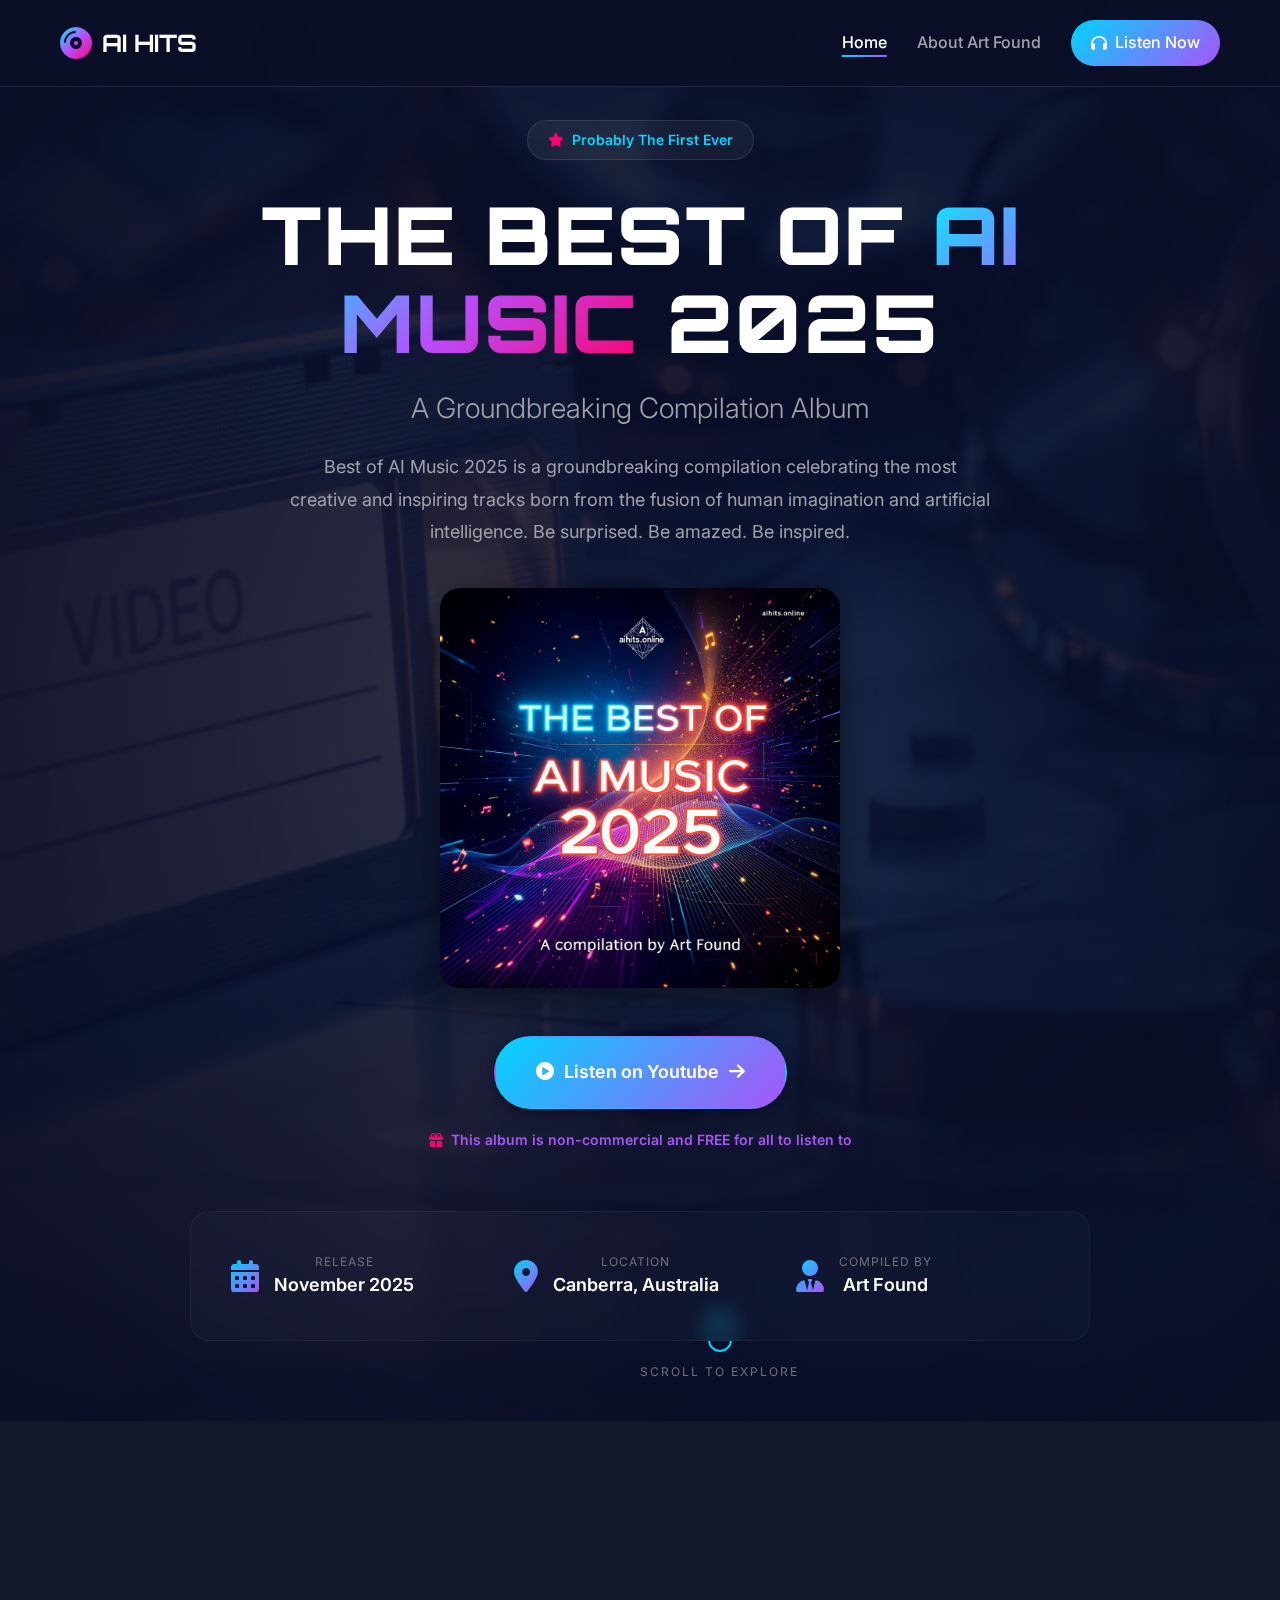
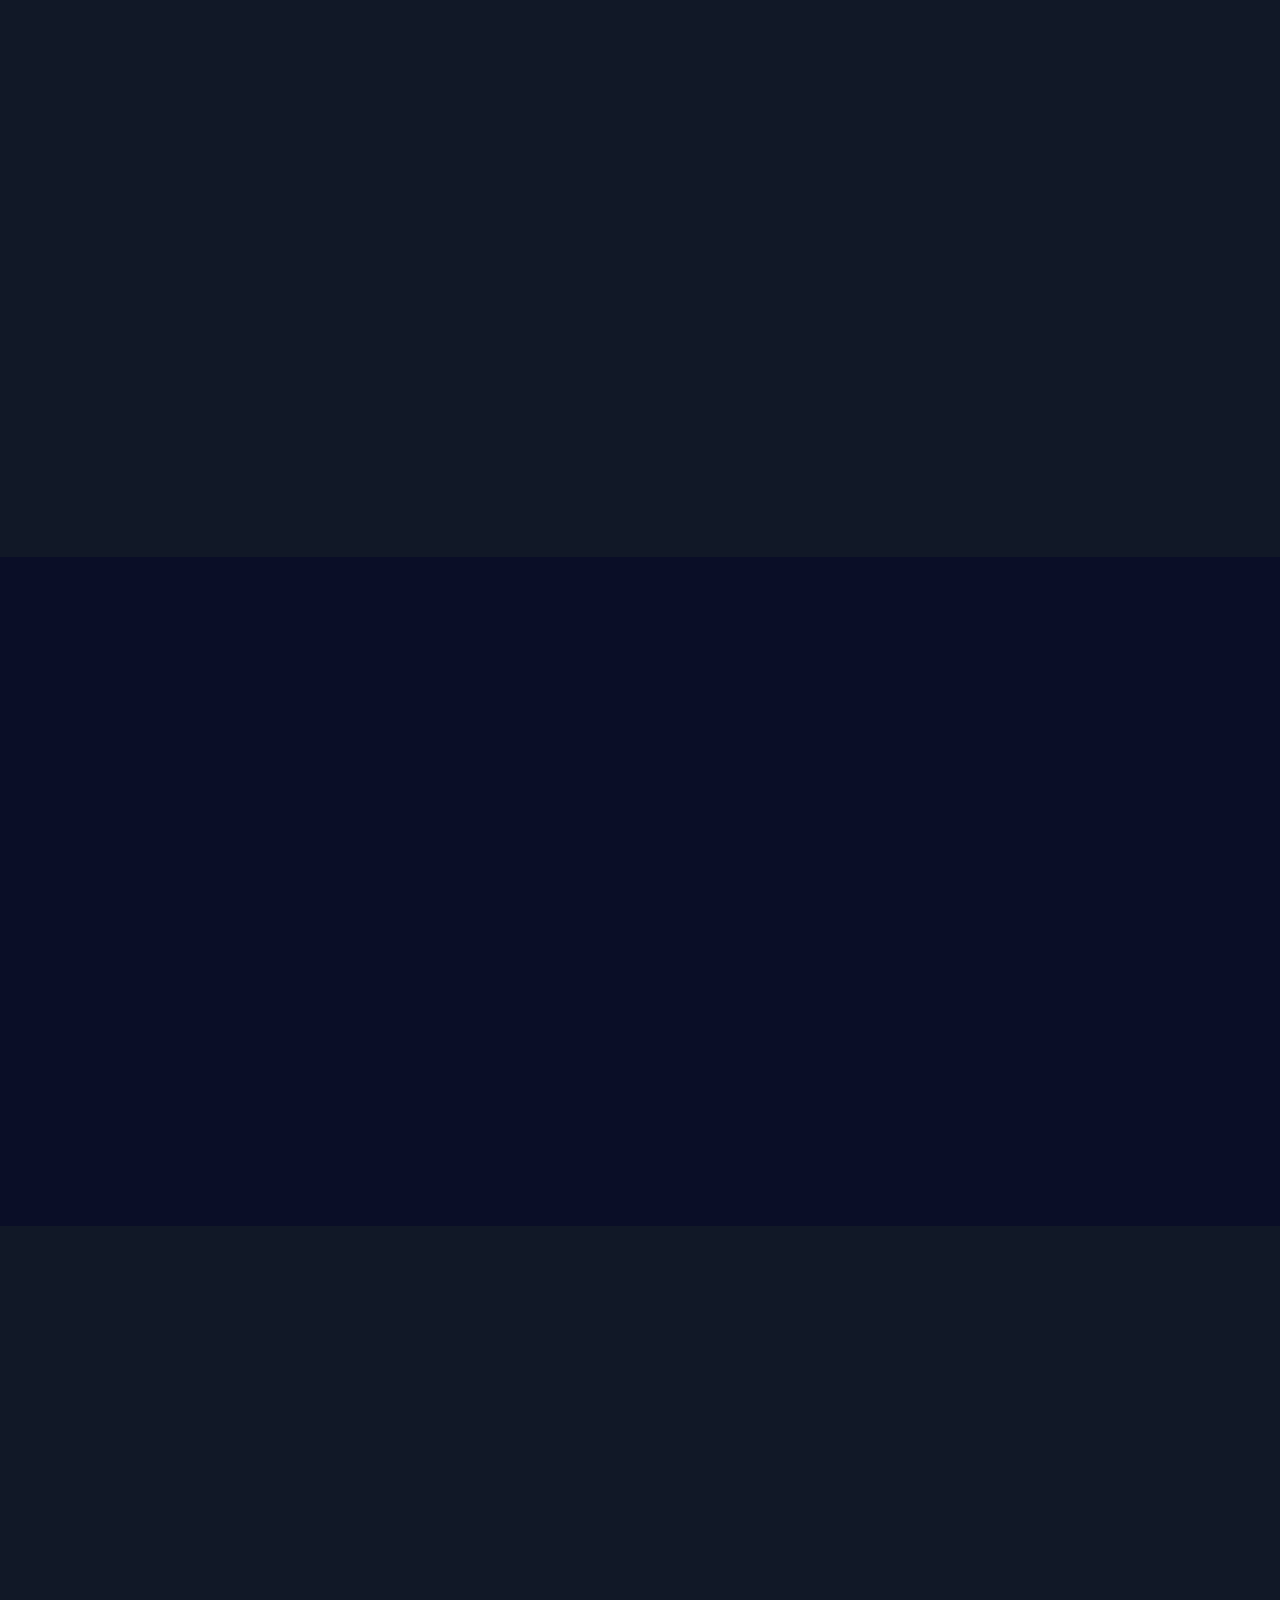
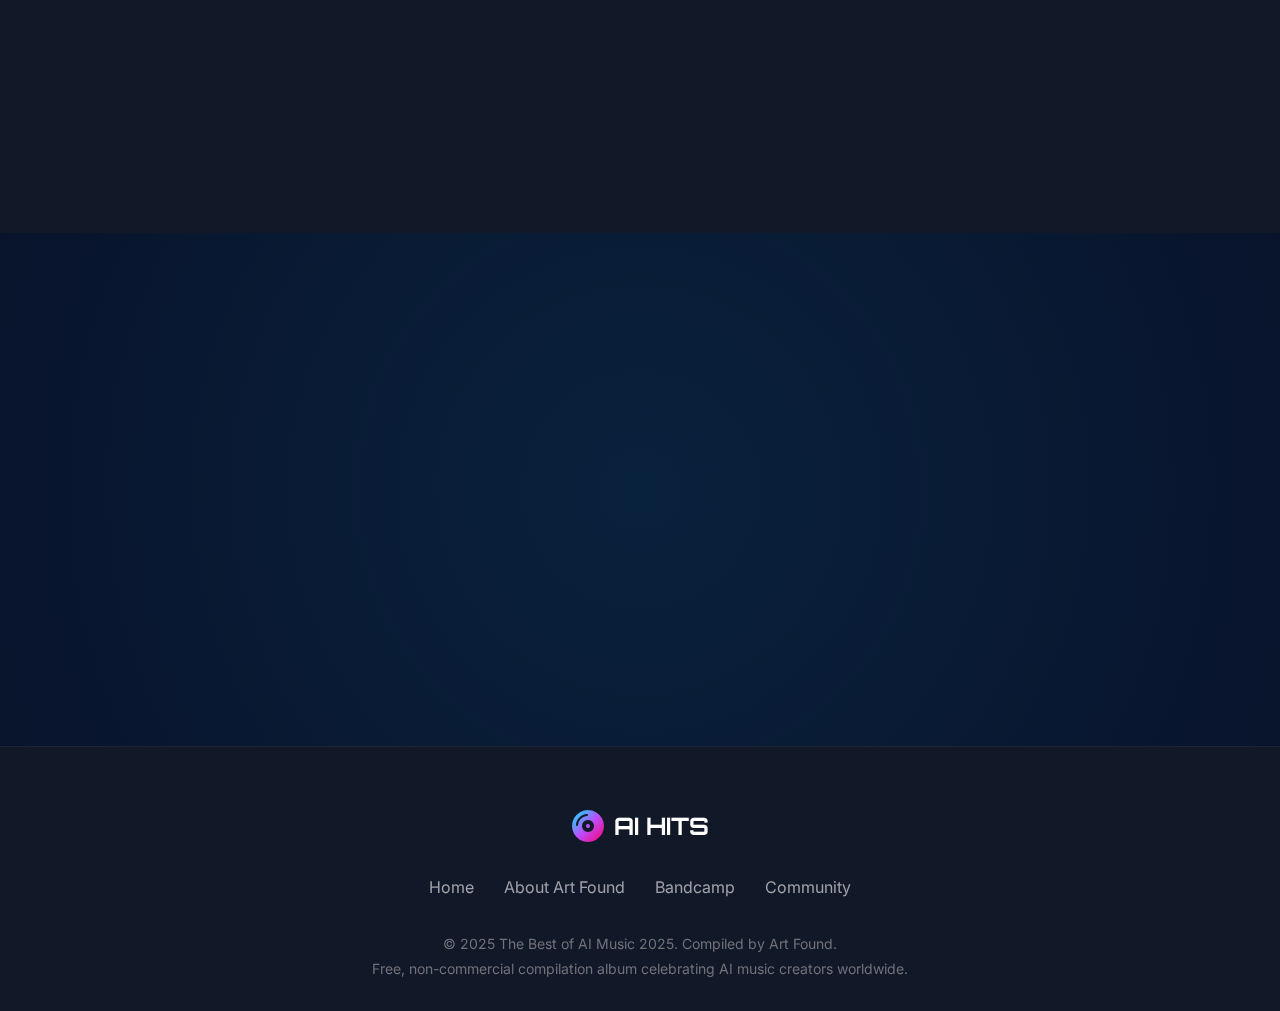
<file: index.html>
<!DOCTYPE html>
<html lang="en">
<head>
    <meta charset="UTF-8">
    <meta name="viewport" content="width=device-width, initial-scale=1.0">
    <meta name="description" content="The Best of AI Music 2025 - Probably the first ever AI music compilation album. A groundbreaking compilation celebrating the most creative tracks born from human imagination and AI.">
    <meta name="keywords" content="AI Music, AI Music Compilation, Best AI Music 2025, Art Found, AI Music Album">
    <meta property="og:title" content="The Best of AI Music 2025">
    <meta property="og:description" content="Probably the first ever AI music compilation album. Free download on Bandcamp.">
    <meta property="og:image" content="images/album-cover.jpeg">
    <meta property="og:url" content="https://aihits.online">
    <title>The Best of AI Music 2025 | First Ever AI Music Compilation</title>
    <!-- Standard favicon -->
    
    <link rel="icon" type="image/png" href="/favicon.png">
    
    <!-- Google Fonts -->
    <link rel="preconnect" href="https://fonts.googleapis.com">
    <link rel="preconnect" href="https://fonts.gstatic.com" crossorigin>
    <link href="https://fonts.googleapis.com/css2?family=Inter:wght@300;400;500;600;700;800;900&family=Orbitron:wght@400;500;600;700;800;900&display=swap" rel="stylesheet">
    
    <!-- Font Awesome -->
    <link rel="stylesheet" href="https://cdn.jsdelivr.net/npm/@fortawesome/fontawesome-free@6.4.0/css/all.min.css">
    
    <!-- Custom CSS -->
    <link rel="stylesheet" href="css/style.css">
</head>
<body>
    <!-- Navigation -->
    <nav class="navbar">
        <div class="container">
            <div class="nav-content">
                <a href="index.html" class="logo">
                    <i class="fas fa-compact-disc"></i>
                    <span>AI HITS</span>
                </a>
                <ul class="nav-links">
                    <li><a href="index.html" class="active">Home</a></li>
                    <li><a href="about.html">About Art Found</a></li>
                    <li><a href="https://youtu.be/jLDaYRPVpy0?si=Djx2dyQZUJ2Wx8FV" target="_blank" class="nav-cta">
                        <i class="fas fa-headphones"></i> Listen Now
                    </a></li>
                </ul>
                <div class="mobile-menu-toggle">
                    <span></span>
                    <span></span>
                    <span></span>
                </div>
            </div>
        </div>
    </nav>

    <!-- Hero Section -->
    <section class="hero">
        <div class="hero-bg">
            <img src="images/hero-banner.jpeg" alt="AI Music Background">
            <div class="hero-overlay"></div>
        </div>
        <div class="container">
            <div class="hero-content">
                <div class="hero-badge" data-aos="fade-down">
                    <i class="fas fa-star"></i>
                    <span>Probably The First Ever</span>
                </div>
                <h1 class="hero-title" data-aos="fade-up">
                    The Best of <span class="gradient-text">AI Music</span> 2025
                </h1>
                <p class="hero-subtitle" data-aos="fade-up" data-aos-delay="100">
                    A Groundbreaking Compilation Album
                </p>
                <p class="hero-description" data-aos="fade-up" data-aos-delay="200">
                    Best of AI Music 2025 is a groundbreaking compilation celebrating the most creative and inspiring tracks born from the fusion of human imagination and artificial intelligence. Be surprised. Be amazed. Be inspired.
                </p>
                
                <!-- Album Cover Preview -->
                <div class="album-preview" data-aos="zoom-in" data-aos-delay="300">
                    <img src="images/album-cover.jpeg" alt="The Best of AI Music 2025 Album Cover">
                    <div class="album-glow"></div>
                </div>

                <!-- CTA Button -->
                <div class="cta-container" data-aos="fade-up" data-aos-delay="400">
                    <a href="https://youtu.be/jLDaYRPVpy0?si=Djx2dyQZUJ2Wx8FV" target="_blank" class="btn-primary btn-large pulse-animation">
                        <i class="fas fa-play-circle"></i>
                        <span>Listen on Youtube</span>
                        <i class="fas fa-arrow-right"></i>
                    </a>
                    <p class="free-notice">
                        <i class="fas fa-gift"></i>
                        This album is non-commercial and FREE for all to listen to
                    </p>
                </div>

                <!-- Album Info -->
                <div class="album-info" data-aos="fade-up" data-aos-delay="500">
                    <div class="info-item">
                        <i class="fas fa-calendar-alt"></i>
                        <div>
                            <span class="info-label">Release</span>
                            <span class="info-value">November 2025</span>
                        </div>
                    </div>
                    <div class="info-item">
                        <i class="fas fa-map-marker-alt"></i>
                        <div>
                            <span class="info-label">Location</span>
                            <span class="info-value">Canberra, Australia</span>
                        </div>
                    </div>
                    <div class="info-item">
                        <i class="fas fa-user-tie"></i>
                        <div>
                            <span class="info-label">Compiled by</span>
                            <span class="info-value">Art Found</span>
                        </div>
                    </div>
                </div>
            </div>
        </div>
        
        <!-- Scroll Indicator -->
        <div class="scroll-indicator" data-aos="fade-up" data-aos-delay="600">
            <div class="mouse"></div>
            <span>Scroll to explore</span>
        </div>
    </section>

    <!-- Features Section -->
    <section class="features">
        <div class="container">
            <div class="section-header" data-aos="fade-up">
                <h2>A Historic Moment in Music</h2>
                <p>The world's first compilation album dedicated to AI-generated music</p>
            </div>
            
            <div class="features-grid">
                <div class="feature-card" data-aos="fade-up" data-aos-delay="100">
                    <div class="feature-icon">
                        <i class="fas fa-globe"></i>
                    </div>
                    <h3>Global Collaboration</h3>
                    <p>Featuring AI music creators from all over the world, showcasing diverse styles and innovative approaches to AI-human musical collaboration.</p>
                </div>
                
                <div class="feature-card" data-aos="fade-up" data-aos-delay="200">
                    <div class="feature-icon">
                        <i class="fas fa-brain"></i>
                    </div>
                    <h3>Human + AI Fusion</h3>
                    <p>Each track represents the perfect blend of human creativity and artificial intelligence, pushing the boundaries of what's possible in music.</p>
                </div>
                
                <div class="feature-card" data-aos="fade-up" data-aos-delay="300">
                    <div class="feature-icon">
                        <i class="fas fa-gift"></i>
                    </div>
                    <h3>Free & Non-Commercial</h3>
                    <p>This historic compilation is completely free to download and share. We believe groundbreaking art should be accessible to everyone.</p>
                </div>
            </div>
        </div>
    </section>

    <!-- Community Section -->
    <section class="community">
        <div class="container">
            <div class="community-content" data-aos="fade-up">
                <div class="community-text">
                    <h2>Born from Community</h2>
                    <p>The submissions for this groundbreaking compilation were gathered from AI music creators worldwide through the <strong>AI Slop Space</strong> community at <a href="https://aislop.space" target="_blank">aislop.space</a>.</p>
                    <p>This vibrant community brings together pioneers, experimenters, and passionate creators who are shaping the future of music with AI technology — turning the disparaging term "AI slop" into a symbol of pride and creative legitimacy.</p>
                    <a href="https://aislop.space" target="_blank" class="btn-secondary">
                        <i class="fas fa-globe"></i>
                        Visit AI Slop Space Community
                    </a>
                </div>
                <div class="community-stats">
                    <div class="stat-card" data-aos="zoom-in" data-aos-delay="100">
                        <i class="fas fa-users"></i>
                        <h3>Global Community</h3>
                        <p>Creators from every continent</p>
                    </div>
                    <div class="stat-card" data-aos="zoom-in" data-aos-delay="200">
                        <i class="fas fa-music"></i>
                        <h3>Diverse Genres</h3>
                        <p>From electronic to classical</p>
                    </div>
                    <div class="stat-card" data-aos="zoom-in" data-aos-delay="300">
                        <i class="fas fa-rocket"></i>
                        <h3>Innovation First</h3>
                        <p>Pushing creative boundaries</p>
                    </div>
                </div>
            </div>
        </div>
    </section>

    <!-- Curator Section -->
    <section class="curator">
        <div class="container">
            <div class="curator-content" data-aos="fade-up">
                <div class="curator-image">
                    <img src="images/art-found.jpeg" alt="Art Found">
                    <div class="curator-glow"></div>
                </div>
                <div class="curator-info">
                    <span class="curator-label">Compiled & Curated By</span>
                    <h2>Art Found</h2>
                    <p>Art Found is a visionary music curator dedicated to showcasing the creative potential of AI-human collaboration. With a passion for innovation and a deep understanding of both technology and artistry, Art Found has brought together the world's best AI music creators for this historic compilation.</p>
                    <a href="about.html" class="btn-outline">
                        Learn More About Art Found
                        <i class="fas fa-arrow-right"></i>
                    </a>
                </div>
            </div>
        </div>
    </section>

    <!-- Call to Action Section -->
    <section class="final-cta">
        <div class="container">
            <div class="final-cta-content" data-aos="zoom-in">
                <h2>Ready to Experience the Future of Music?</h2>
                <p>Listen to "The Best of AI Music 2025" for free and be part of music history</p>
                <a href="https://youtu.be/jLDaYRPVpy0?si=Djx2dyQZUJ2Wx8FV" target="_blank" class="btn-primary btn-large pulse-animation">
                    <i class="fas fa-download"></i>
                    <span>Get Your Free Copy Now</span>
                </a>
                <div class="social-links">
                    <a href="https://www.facebook.com/groups/2703779406444247/" target="_blank" aria-label="Facebook">
                        <i class="fab fa-facebook"></i>
                    </a>
                    <a href="https://youtu.be/jLDaYRPVpy0?si=Djx2dyQZUJ2Wx8FV" target="_blank" aria-label="Bandcamp">
                        <i class="fab fa-bandcamp"></i>
                    </a>
                    <a href="https://aislop.space" target="_blank" aria-label="Website">
                        <i class="fas fa-globe"></i>
                    </a>
                </div>
            </div>
        </div>
    </section>

    <!-- Footer -->
    <footer class="footer">
        <div class="container">
            <div class="footer-content">
                <div class="footer-logo">
                    <i class="fas fa-compact-disc"></i>
                    <span>AI HITS</span>
                </div>
                <nav class="footer-links">
                    <a href="index.html">Home</a>
                    <a href="about.html">About Art Found</a>
                    <a href="https://youtu.be/jLDaYRPVpy0?si=Djx2dyQZUJ2Wx8FV" target="_blank">Bandcamp</a>
                    <a href="https://aislop.space" target="_blank">Community</a>
                </nav>
                <p class="footer-text">
                    &copy; 2025 The Best of AI Music 2025. Compiled by Art Found.<br>
                    Free, non-commercial compilation album celebrating AI music creators worldwide.
                </p>
            </div>
        </div>
    </footer>

    <!-- JavaScript -->
    <script src="js/main.js"></script>
    
    <!-- Simple AOS-like scroll animations -->
    <script>
        // Simple scroll animation
        const observerOptions = {
            threshold: 0.1,
            rootMargin: '0px 0px -100px 0px'
        };

        const observer = new IntersectionObserver((entries) => {
            entries.forEach(entry => {
                if (entry.isIntersecting) {
                    entry.target.style.opacity = '1';
                    entry.target.style.transform = 'translateY(0)';
                }
            });
        }, observerOptions);

        document.addEventListener('DOMContentLoaded', () => {
            const elements = document.querySelectorAll('[data-aos]');
            elements.forEach(el => {
                el.style.opacity = '0';
                el.style.transform = 'translateY(30px)';
                el.style.transition = 'opacity 0.6s ease, transform 0.6s ease';
                observer.observe(el);
            });
        });
    </script>
</body>
</html>
</file>
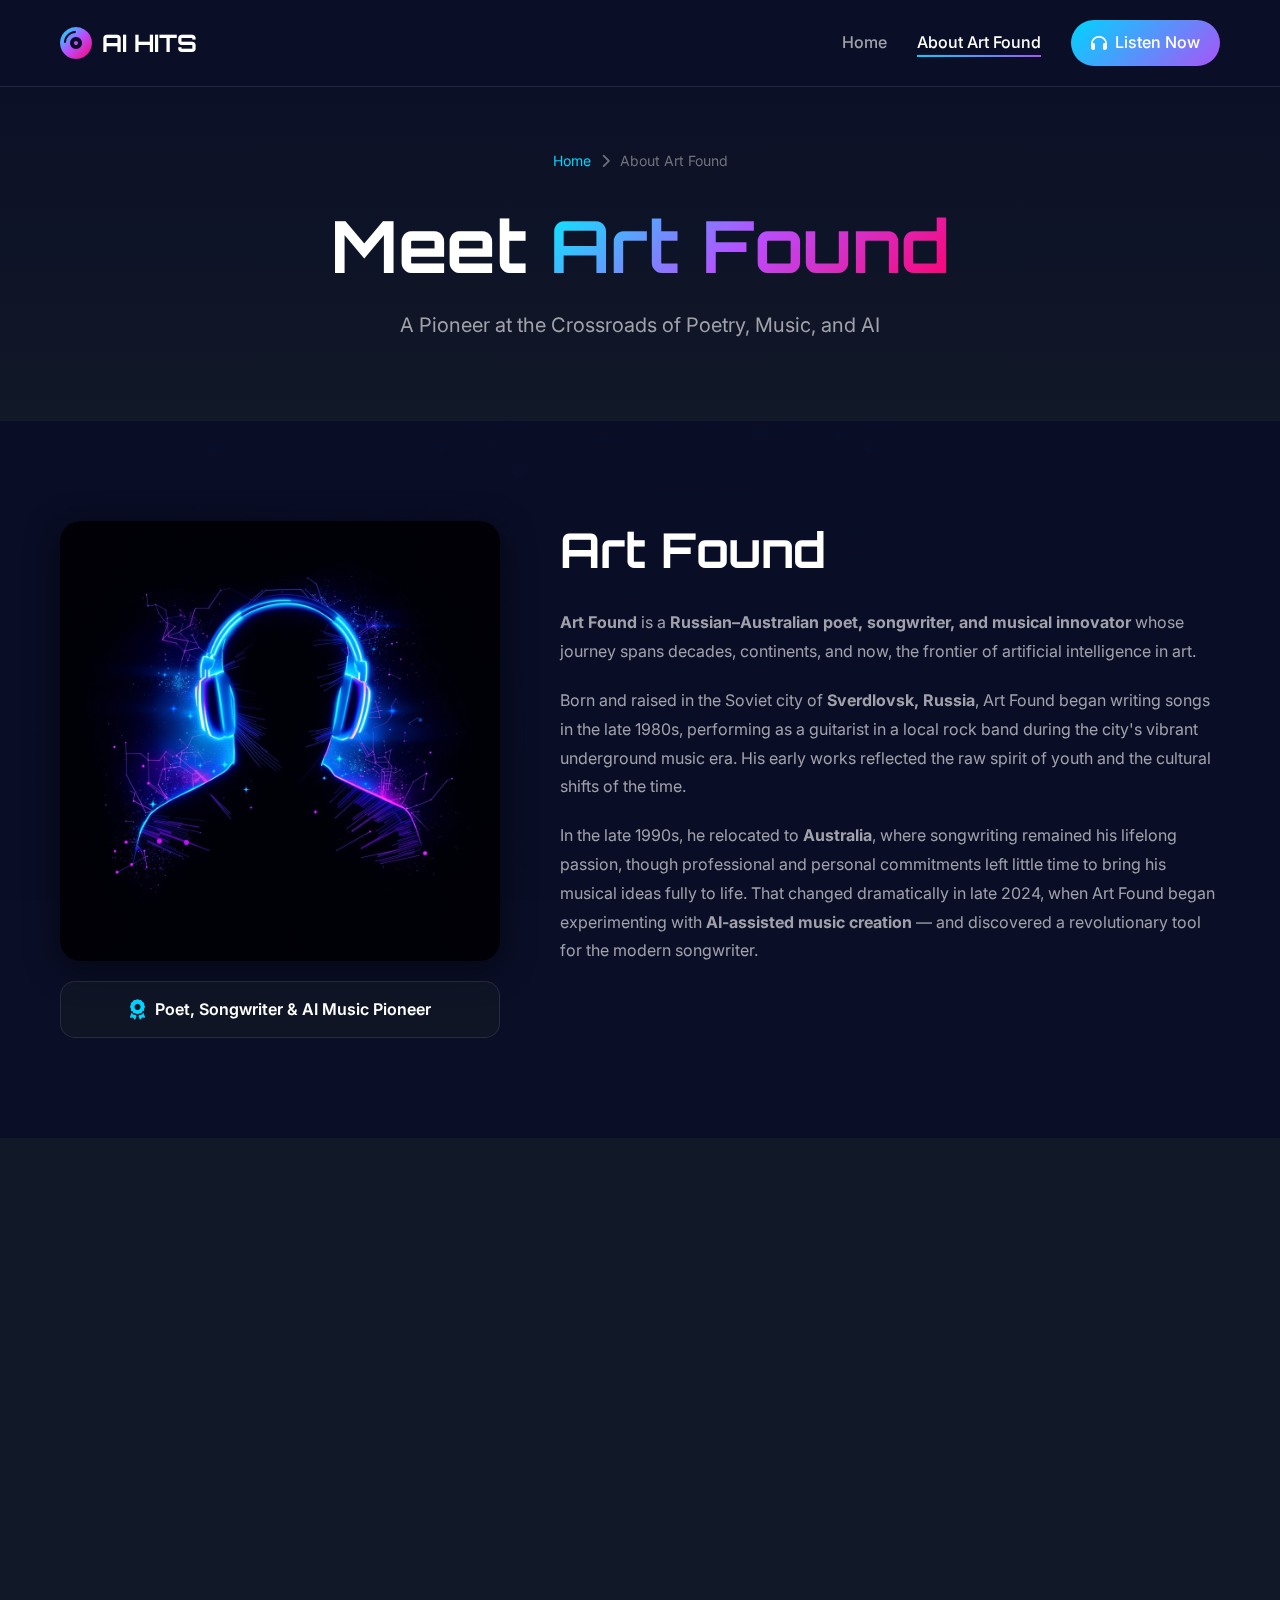
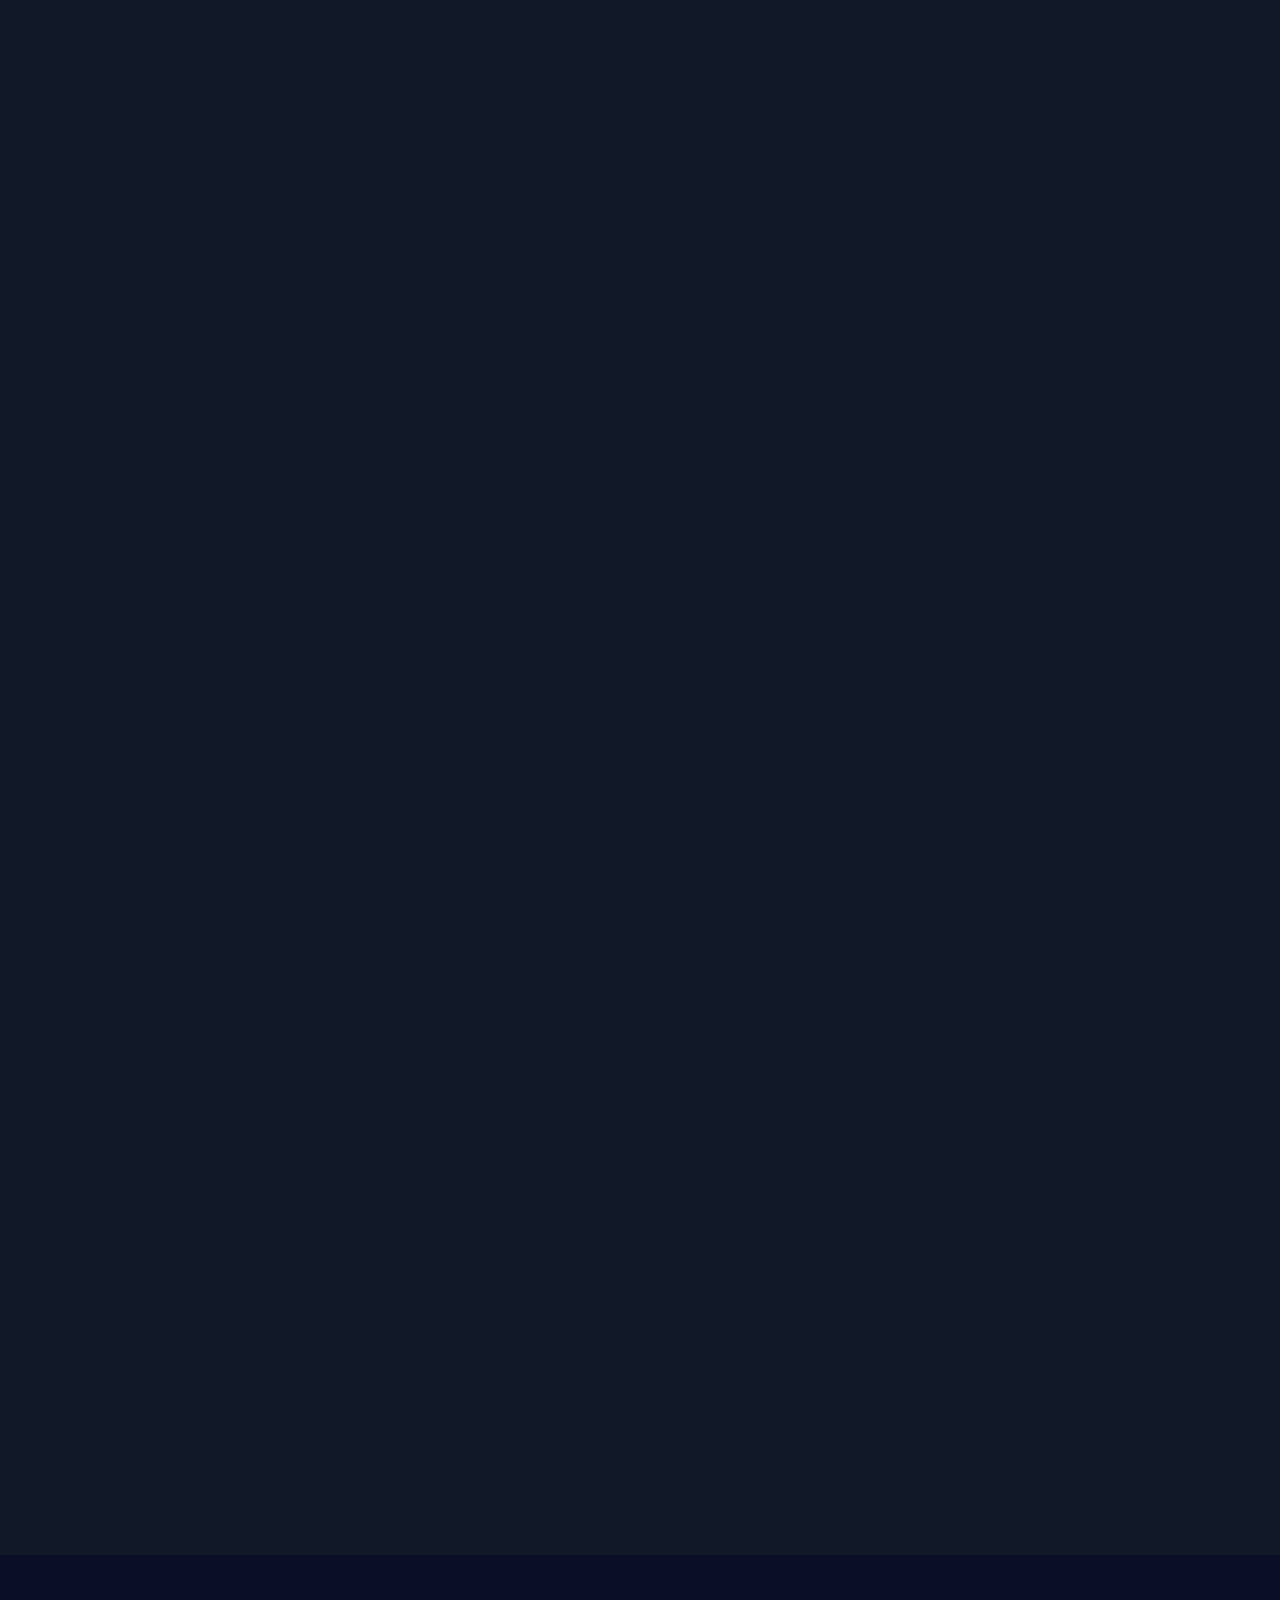
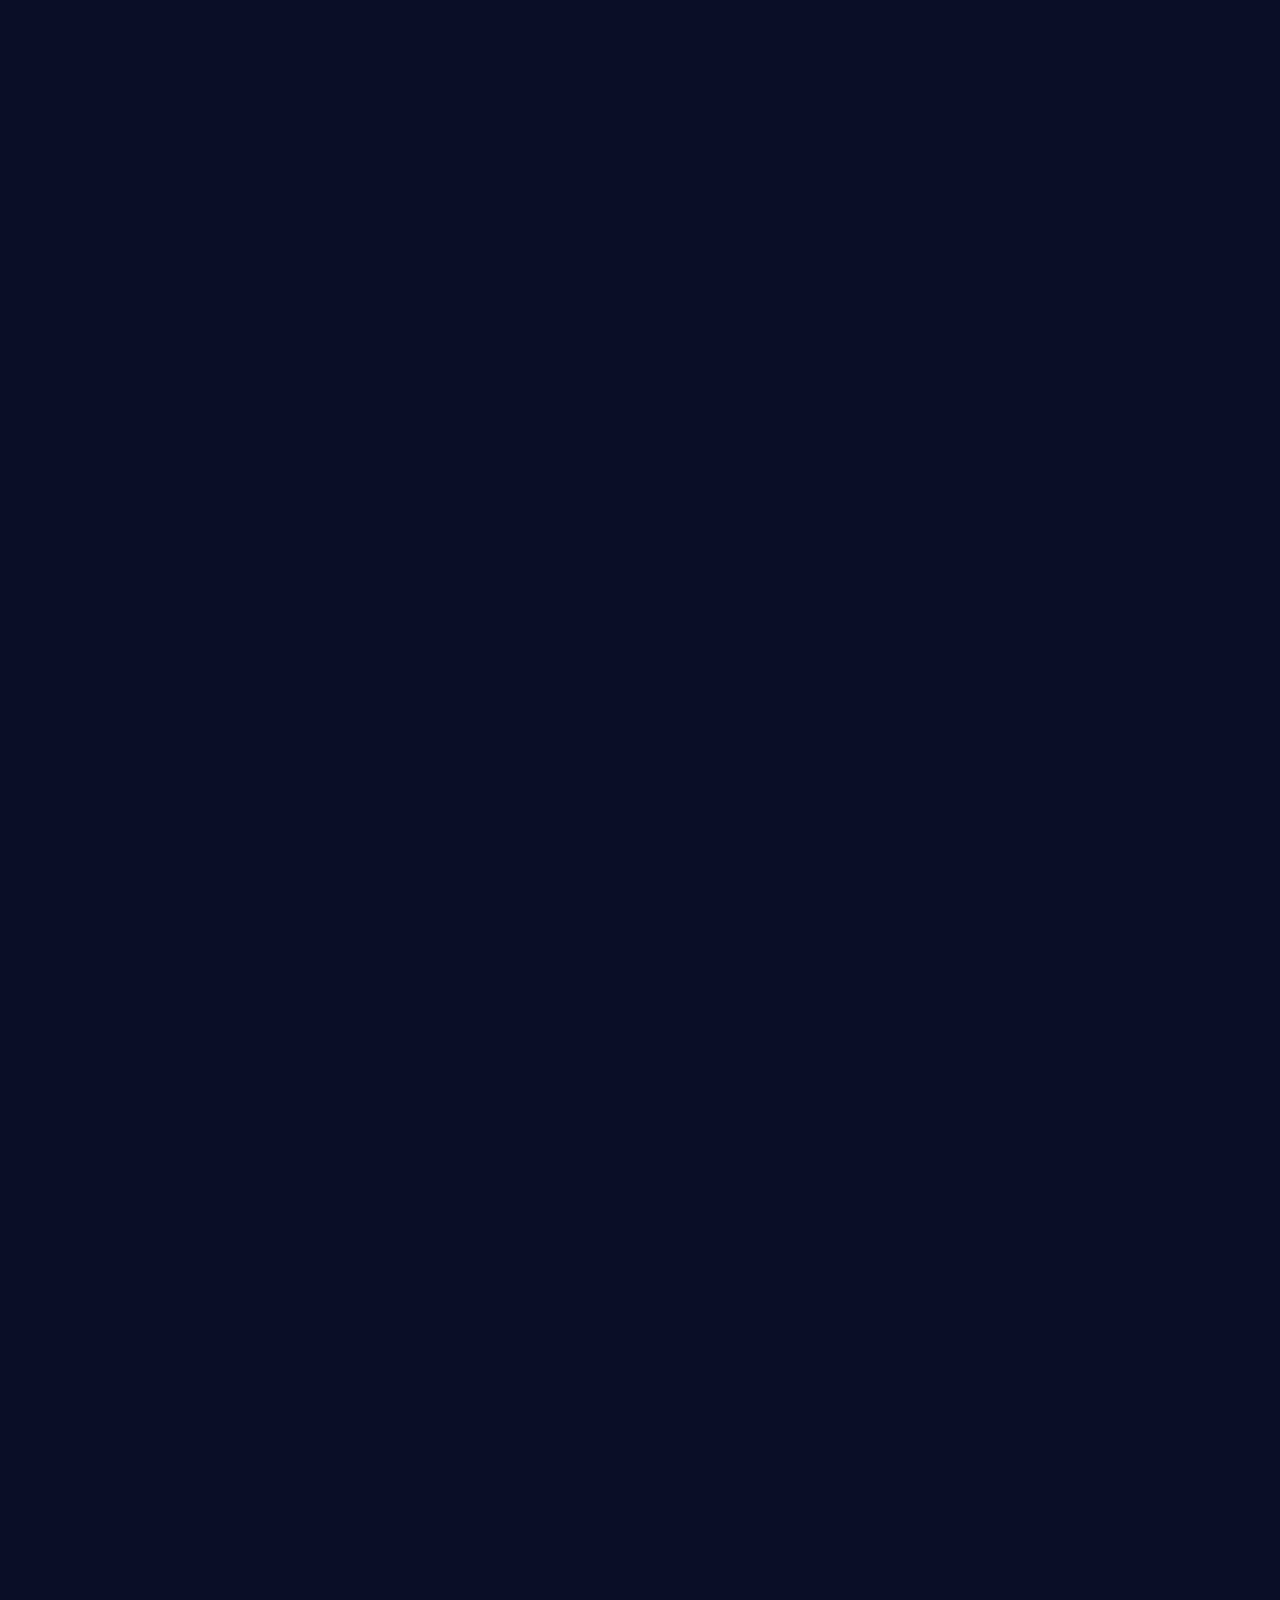
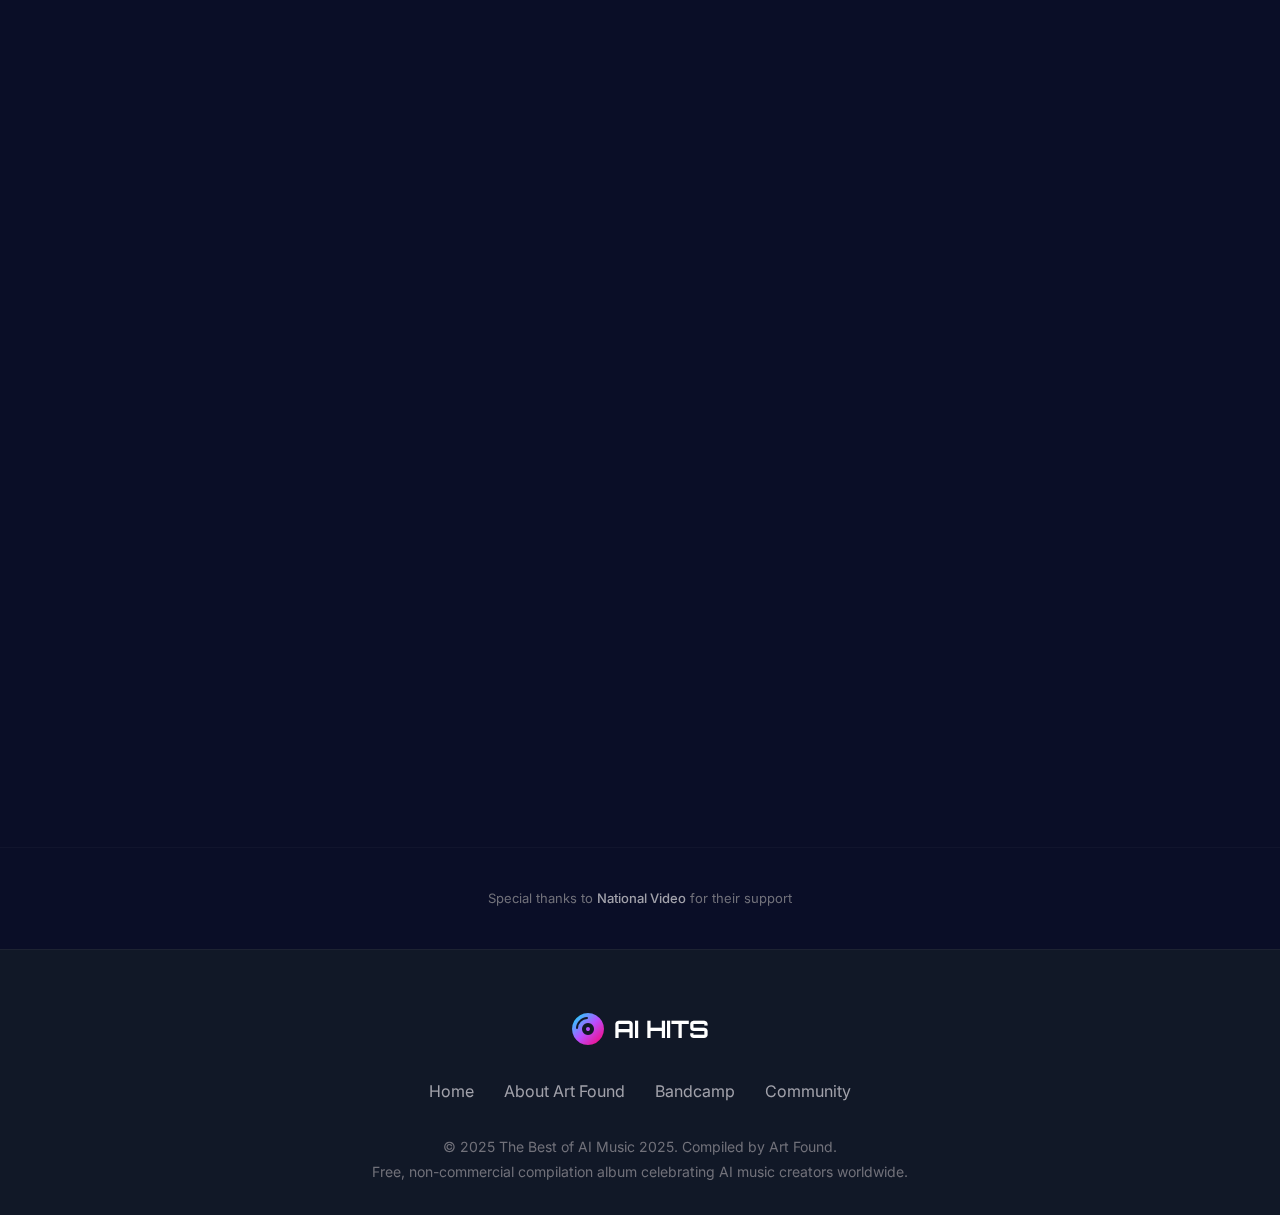
<file: about.html>
<!DOCTYPE html>
<html lang="en">
<head>
    <meta charset="UTF-8">
    <meta name="viewport" content="width=device-width, initial-scale=1.0">
    <meta name="description" content="Art Found - Russian-Australian poet, songwriter, and musical innovator. Pioneer of AI-assisted music creation and curator of The Best of AI Music 2025.">
    <meta name="keywords" content="Art Found, AI Music Curator, Music Compiler, AI Music 2025, Russian-Australian musician">
    <meta property="og:title" content="About Art Found | The Best of AI Music 2025">
    <meta property="og:description" content="Meet Art Found - Pioneer at the crossroads of poetry, music, and AI.">
    <meta property="og:image" content="images/art-found.jpeg">
    <title>About Art Found | The Best of AI Music 2025</title>
    
    <!-- Google Fonts -->
    <link rel="preconnect" href="https://fonts.googleapis.com">
    <link rel="preconnect" href="https://fonts.gstatic.com" crossorigin>
    <link href="https://fonts.googleapis.com/css2?family=Inter:wght@300;400;500;600;700;800;900&family=Orbitron:wght@400;500;600;700;800;900&display=swap" rel="stylesheet">
    
    <!-- Font Awesome -->
    <link rel="stylesheet" href="https://cdn.jsdelivr.net/npm/@fortawesome/fontawesome-free@6.4.0/css/all.min.css">
    
    <!-- Custom CSS -->
    <link rel="stylesheet" href="css/style.css">
</head>
<body>
    <!-- Navigation -->
    <nav class="navbar">
        <div class="container">
            <div class="nav-content">
                <a href="index.html" class="logo">
                    <i class="fas fa-compact-disc"></i>
                    <span>AI HITS</span>
                </a>
                <ul class="nav-links">
                    <li><a href="index.html">Home</a></li>
                    <li><a href="about.html" class="active">About Art Found</a></li>
                    <li><a href="https://aihitsonline.bandcamp.com/" target="_blank" class="nav-cta">
                        <i class="fas fa-headphones"></i> Listen Now
                    </a></li>
                </ul>
                <div class="mobile-menu-toggle">
                    <span></span>
                    <span></span>
                    <span></span>
                </div>
            </div>
        </div>
    </nav>

    <!-- About Hero Section -->
    <section class="about-hero">
        <div class="container">
            <div class="about-hero-content">
                <div class="breadcrumb" data-aos="fade-down">
                    <a href="index.html">Home</a>
                    <i class="fas fa-chevron-right"></i>
                    <span>About Art Found</span>
                </div>
                <h1 class="page-title" data-aos="fade-up">
                    Meet <span class="gradient-text">Art Found</span>
                </h1>
                <p class="page-subtitle" data-aos="fade-up" data-aos-delay="100">
                    A Pioneer at the Crossroads of Poetry, Music, and AI
                </p>
            </div>
        </div>
    </section>

    <!-- Profile Section -->
    <section class="profile-section">
        <div class="container">
            <div class="profile-grid">
                <div class="profile-image-container" data-aos="fade-right">
                    <div class="profile-image">
                        <img src="images/art-found.jpeg" alt="Art Found">
                        <div class="profile-glow"></div>
                    </div>
                    <div class="profile-badge">
                        <i class="fas fa-award"></i>
                        <span>Poet, Songwriter & AI Music Pioneer</span>
                    </div>
                </div>
                
                <div class="profile-content" data-aos="fade-left">
                    <h2>Art Found</h2>
                    <p class="lead-text">
                        <strong>Art Found</strong> is a <strong>Russian–Australian poet, songwriter, and musical innovator</strong> whose journey spans decades, continents, and now, the frontier of artificial intelligence in art.
                    </p>
                    
                    <p>
                        Born and raised in the Soviet city of <strong>Sverdlovsk, Russia</strong>, Art Found began writing songs in the late 1980s, performing as a guitarist in a local rock band during the city's vibrant underground music era. His early works reflected the raw spirit of youth and the cultural shifts of the time.
                    </p>
                    
                    <p>
                        In the late 1990s, he relocated to <strong>Australia</strong>, where songwriting remained his lifelong passion, though professional and personal commitments left little time to bring his musical ideas fully to life. That changed dramatically in late 2024, when Art Found began experimenting with <strong>AI-assisted music creation</strong> — and discovered a revolutionary tool for the modern songwriter.
                    </p>
                </div>
            </div>
        </div>
    </section>

    <!-- Landmark Achievements Section -->
    <section class="achievements-section">
        <div class="container">
            <div class="section-header" data-aos="fade-up">
                <h2>Landmark Achievements</h2>
                <p>Breaking new ground in AI-assisted music creation</p>
            </div>
            
            <div class="achievements-grid">
                <div class="achievement-card" data-aos="fade-up" data-aos-delay="100">
                    <div class="achievement-icon">
                        <i class="fas fa-record-vinyl"></i>
                    </div>
                    <h3>First Russian-Language AI Music Vinyl</h3>
                    <p>By mid-2025, Art Found completed his first full-length album of original Russian-language songs, combining his own lyrics and melodies with arrangements and production generated through advanced AI instruments.</p>
                    <p>Released on <strong>vinyl through the iconic Zenith Records factory in Melbourne</strong>, the self-titled <strong>"Art Found" LP</strong> made history as <strong>the first Russian-language vinyl album featuring AI-made music</strong> — and possibly the first of its kind ever produced in Australia.</p>
                    <p>This landmark release drew attention from music historians and was <strong>officially archived in the National Film and Sound Archive of Australia</strong>.</p>
                </div>
                
                <div class="achievement-card" data-aos="fade-up" data-aos-delay="200">
                    <div class="achievement-icon">
                        <i class="fas fa-compact-disc"></i>
                    </div>
                    <h3>Art Found Project</h3>
                    <p>Following that success, Art Found continued exploring new artistic directions with his second album, <strong>"Art Found Project"</strong>, a digital-only release featuring English-language songs spanning a range of styles from jazz to pop.</p>
                </div>
                
                <div class="achievement-card" data-aos="fade-up" data-aos-delay="300">
                    <div class="achievement-icon">
                        <i class="fas fa-globe"></i>
                    </div>
                    <h3>The AI Slop Space Community</h3>
                    <p>In late 2025, Art Found founded a thriving online community at <a href="https://aislop.space" target="_blank">aislop.space</a> — a name playfully referencing "AI slop," a term sometimes used disparagingly online to describe AI-generated art.</p>
                    <p><strong>Turning the insult on its head</strong>, Art Found adopted it as a symbol of pride and defiance, championing the creativity and legitimacy of AI-assisted artists.</p>
                </div>
                
                <div class="achievement-card" data-aos="fade-up" data-aos-delay="400">
                    <div class="achievement-icon">
                        <i class="fas fa-star"></i>
                    </div>
                    <h3>The Best of AI Music 2025</h3>
                    <p>Recognizing the immense potential and often-overlooked brilliance of independent AI musicians, Art Found initiated a <strong>non-commercial, freely downloadable album project</strong> titled <strong>"The Best of AI Music 2025."</strong></p>
                    <p>Personally curating and evaluating all submissions based on his vast musical experience, he assembled a remarkable collection of AI-created songs by talented artists from around the world.</p>
                    <p>Released in November 2025 on <a href="https://aihits.online" target="_blank">aihits.online</a>, the compilation became <strong>one of the world's first albums dedicated entirely to AI-made music</strong>.</p>
                </div>
            </div>
        </div>
    </section>

    <!-- Philosophy Section -->
    <section class="philosophy-section">
        <div class="container">
            <div class="philosophy-content" data-aos="fade-up">
                <div class="philosophy-text">
                    <span class="section-label">Artist's Vision</span>
                    <h2>Bridging the Analog Past and the AI-Driven Future</h2>
                    <blockquote>
                        <i class="fas fa-quote-left"></i>
                        <p>"Through songwriting, community-building, and bold experimentation, I continue to redefine what it means to be a modern musician — bridging the analog past and the AI-driven future, and proving that inspiration knows no technological boundaries."</p>
                        <cite>- Art Found</cite>
                    </blockquote>
                </div>
                
                <div class="philosophy-cards">
                    <div class="phil-card" data-aos="flip-left" data-aos-delay="100">
                        <i class="fas fa-hand-holding-heart"></i>
                        <h3>Accessibility</h3>
                        <p>Art should be free and accessible to everyone, regardless of their background or resources.</p>
                    </div>
                    
                    <div class="phil-card" data-aos="flip-left" data-aos-delay="200">
                        <i class="fas fa-seedling"></i>
                        <h3>Innovation</h3>
                        <p>Supporting experimental and boundary-pushing work that explores new creative territories.</p>
                    </div>
                    
                    <div class="phil-card" data-aos="flip-left" data-aos-delay="300">
                        <i class="fas fa-heart"></i>
                        <h3>Community</h3>
                        <p>Celebrating and connecting the global community of AI music creators and enthusiasts.</p>
                    </div>
                </div>
            </div>
        </div>
    </section>

    <!-- Links Section -->
    <section class="links-section">
        <div class="container">
            <div class="section-header" data-aos="fade-up">
                <h2>Connect with Art Found</h2>
                <p>Explore Art Found's music, poetry, and community projects</p>
            </div>
            
            <div class="links-grid">
                <a href="https://www.facebook.com/art.found/" target="_blank" class="link-card" data-aos="fade-up" data-aos-delay="100">
                    <div class="link-icon">
                        <i class="fab fa-facebook"></i>
                    </div>
                    <div class="link-content">
                        <h3>Facebook</h3>
                        <p>Follow Art Found on Facebook</p>
                    </div>
                    <i class="fas fa-arrow-right link-arrow"></i>
                </a>
                
                <a href="https://www.youtube.com/@ArtFound-xo9nb" target="_blank" class="link-card" data-aos="fade-up" data-aos-delay="150">
                    <div class="link-icon">
                        <i class="fab fa-youtube"></i>
                    </div>
                    <div class="link-content">
                        <h3>YouTube</h3>
                        <p>Watch videos and music</p>
                    </div>
                    <i class="fas fa-arrow-right link-arrow"></i>
                </a>
                
                <a href="https://artfound.bandcamp.com" target="_blank" class="link-card" data-aos="fade-up" data-aos-delay="200">
                    <div class="link-icon">
                        <i class="fab fa-bandcamp"></i>
                    </div>
                    <div class="link-content">
                        <h3>Bandcamp</h3>
                        <p>Art Found's personal albums</p>
                    </div>
                    <i class="fas fa-arrow-right link-arrow"></i>
                </a>
                
                <a href="https://artfound.online" target="_blank" class="link-card" data-aos="fade-up" data-aos-delay="250">
                    <div class="link-icon">
                        <i class="fas fa-globe"></i>
                    </div>
                    <div class="link-content">
                        <h3>Official Website</h3>
                        <p>artfound.online</p>
                    </div>
                    <i class="fas fa-arrow-right link-arrow"></i>
                </a>
                
                <a href="https://aislop.space" target="_blank" class="link-card" data-aos="fade-up" data-aos-delay="300">
                    <div class="link-icon">
                        <i class="fas fa-users"></i>
                    </div>
                    <div class="link-content">
                        <h3>AI Slop Space Community</h3>
                        <p>Join the AI music creators community</p>
                    </div>
                    <i class="fas fa-arrow-right link-arrow"></i>
                </a>
                
                <a href="https://stihi.ru/avtor/artfound001" target="_blank" class="link-card" data-aos="fade-up" data-aos-delay="350">
                    <div class="link-icon">
                        <i class="fas fa-feather-alt"></i>
                    </div>
                    <div class="link-content">
                        <h3>Poetry (Russian)</h3>
                        <p>Read Art Found's Russian poetry</p>
                    </div>
                    <i class="fas fa-arrow-right link-arrow"></i>
                </a>
                
                <a href="https://www.salonav.com/arch/2025/07/iskusstvennaya-muzyka-i-raznye-metody-eyo-primeneniya.htm" target="_blank" class="link-card" data-aos="fade-up" data-aos-delay="400">
                    <div class="link-icon">
                        <i class="fas fa-newspaper"></i>
                    </div>
                    <div class="link-content">
                        <h3>Press Coverage</h3>
                        <p>Media articles and interviews</p>
                    </div>
                    <i class="fas fa-arrow-right link-arrow"></i>
                </a>
                
                <a href="https://cyclowiki.org/" target="_blank" class="link-card" data-aos="fade-up" data-aos-delay="450">
                    <div class="link-icon">
                        <i class="fas fa-book"></i>
                    </div>
                    <div class="link-content">
                        <h3>Wiki</h3>
                        <p>Cyclowiki entry</p>
                    </div>
                    <i class="fas fa-arrow-right link-arrow"></i>
                </a>
                
                <a href="https://www.realrocks.ru/id248183/" target="_blank" class="link-card" data-aos="fade-up" data-aos-delay="500">
                    <div class="link-icon">
                        <i class="fas fa-database"></i>
                    </div>
                    <div class="link-content">
                        <h3>Music Database</h3>
                        <p>RealRocks profile</p>
                    </div>
                    <i class="fas fa-arrow-right link-arrow"></i>
                </a>
                
                <a href="https://www.discogs.com" target="_blank" class="link-card" data-aos="fade-up" data-aos-delay="550">
                    <div class="link-icon">
                        <i class="fas fa-compact-disc"></i>
                    </div>
                    <div class="link-content">
                        <h3>Vinyl on Discogs</h3>
                        <p>Discography and vinyl releases</p>
                    </div>
                    <i class="fas fa-arrow-right link-arrow"></i>
                </a>
                
                <a href="mailto:jazzdobrasil@gmail.com" class="link-card" data-aos="fade-up" data-aos-delay="600">
                    <div class="link-icon">
                        <i class="fas fa-envelope"></i>
                    </div>
                    <div class="link-content">
                        <h3>Email Contact</h3>
                        <p>jazzdobrasil@gmail.com</p>
                    </div>
                    <i class="fas fa-arrow-right link-arrow"></i>
                </a>
            </div>
        </div>
    </section>

    <!-- Back to Album CTA -->
    <section class="back-cta">
        <div class="container">
            <div class="back-cta-content" data-aos="zoom-in">
                <img src="images/album-cover.jpeg" alt="The Best of AI Music 2025 Album Cover" class="back-cta-album">
                <div class="back-cta-text">
                    <h2>Experience the Album</h2>
                    <p>Discover the tracks that Art Found selected for this historic compilation</p>
                    <a href="index.html" class="btn-outline">
                        <i class="fas fa-arrow-left"></i>
                        Back to Album Page
                    </a>
                </div>
            </div>
        </div>
    </section>

    <!-- Special Thanks Section -->
    <section class="special-thanks">
        <div class="container">
            <div class="thanks-content">
                <p>Special thanks to <a href="https://www.nationalvideo.com.au" target="_blank">National Video</a> for their support</p>
            </div>
        </div>
    </section>

    <!-- Footer -->
    <footer class="footer">
        <div class="container">
            <div class="footer-content">
                <div class="footer-logo">
                    <i class="fas fa-compact-disc"></i>
                    <span>AI HITS</span>
                </div>
                <nav class="footer-links">
                    <a href="index.html">Home</a>
                    <a href="about.html">About Art Found</a>
                    <a href="https://aihitsonline.bandcamp.com/" target="_blank">Bandcamp</a>
                    <a href="https://aislop.space" target="_blank">Community</a>
                </nav>
                <p class="footer-text">
                    &copy; 2025 The Best of AI Music 2025. Compiled by Art Found.<br>
                    Free, non-commercial compilation album celebrating AI music creators worldwide.
                </p>
            </div>
        </div>
    </footer>

    <!-- JavaScript -->
    <script src="js/main.js"></script>
    
    <!-- Simple AOS-like scroll animations -->
    <script>
        // Simple scroll animation
        const observerOptions = {
            threshold: 0.1,
            rootMargin: '0px 0px -100px 0px'
        };

        const observer = new IntersectionObserver((entries) => {
            entries.forEach(entry => {
                if (entry.isIntersecting) {
                    entry.target.style.opacity = '1';
                    entry.target.style.transform = 'translateY(0)';
                }
            });
        }, observerOptions);

        document.addEventListener('DOMContentLoaded', () => {
            const elements = document.querySelectorAll('[data-aos]');
            elements.forEach(el => {
                el.style.opacity = '0';
                el.style.transform = 'translateY(30px)';
                el.style.transition = 'opacity 0.6s ease, transform 0.6s ease';
                observer.observe(el);
            });
        });
    </script>
</body>
</html>
</file>
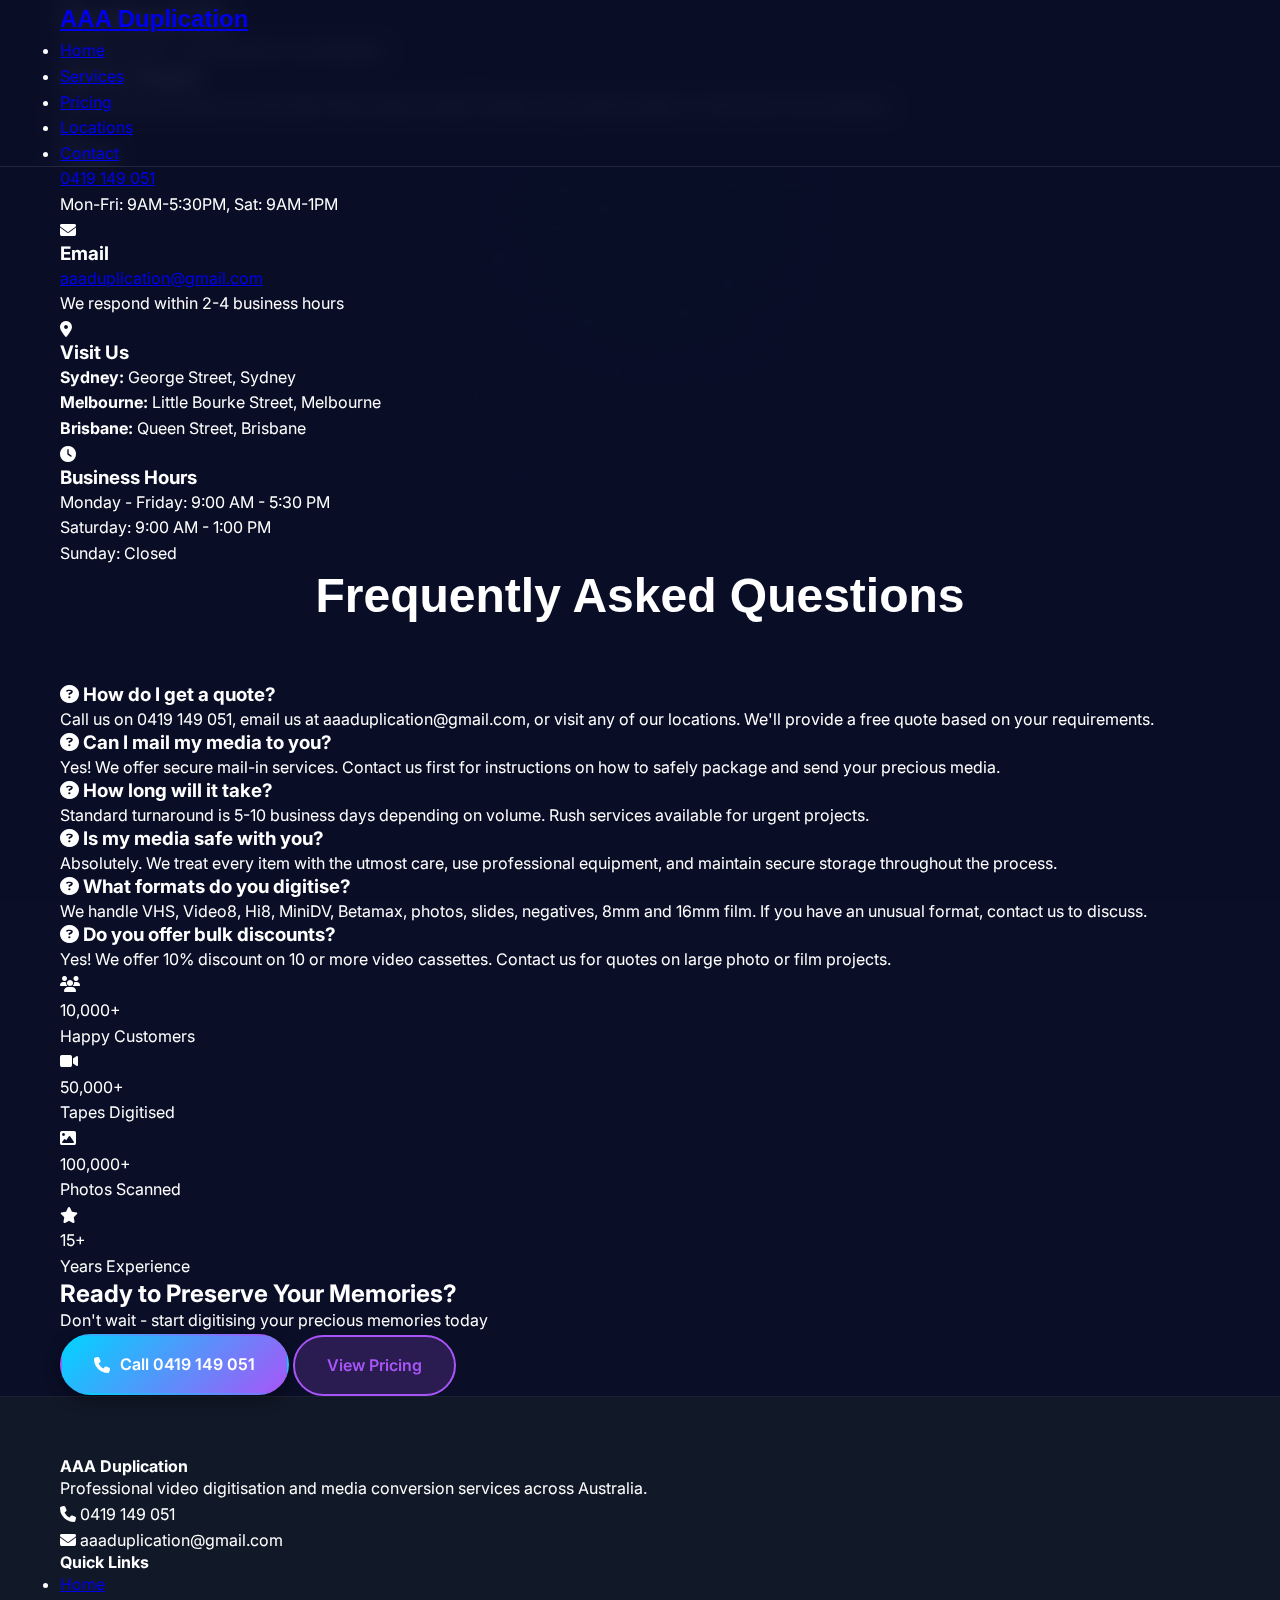
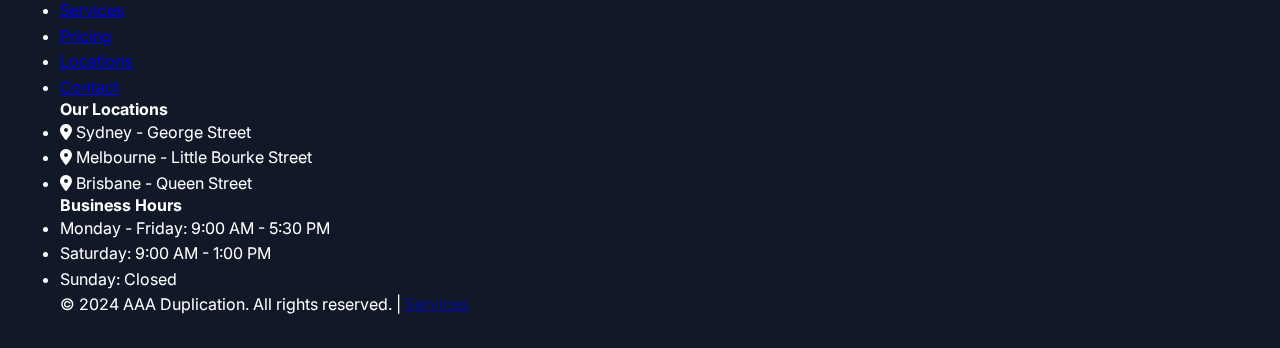
<file: contact.html>
<!DOCTYPE html>
<html lang="en">
<head>
    <meta charset="UTF-8">
    <meta name="viewport" content="width=device-width, initial-scale=1.0">
    
    <!-- SEO Meta Tags -->
    <meta name="description" content="Contact AAA Duplication for video digitisation quotes. Call 0419 149 051 or email aaaduplication@gmail.com. Free consultations. Fast response within 2-4 hours. Sydney Melbourne Brisbane.">
    <meta name="keywords" content="video digitisation quote, VHS conversion enquiry, contact video transfer service, digitisation consultation, video conversion quote Australia, tape transfer enquiry, photo scanning quote">
    <meta name="robots" content="index, follow">
    <link rel="canonical" href="https://aaaduplication.com/contact.html">
    
    <!-- Open Graph Meta Tags -->
    <meta property="og:title" content="Contact AAA Duplication | Video Digitisation Quotes & Enquiries">
    <meta property="og:description" content="Get a free quote for video digitisation. Call 0419 149 051 or email us. Fast response guaranteed.">
    <meta property="og:type" content="website">
    <meta property="og:url" content="https://aaaduplication.com/contact.html">
    
    <title>Contact Video Digitisation Service | Free Quotes | AAA Duplication</title>
    
    <link rel="stylesheet" href="css/style.css">
    <link href="https://fonts.googleapis.com/css2?family=Inter:wght@300;400;500;600;700&display=swap" rel="stylesheet">
    <link rel="stylesheet" href="https://cdn.jsdelivr.net/npm/@fortawesome/fontawesome-free@6.4.0/css/all.min.css">
</head>
<body>
    <!-- Navigation -->
    <nav class="navbar">
        <div class="container">
            <div class="nav-wrapper">
                <div class="logo">
                    <a href="index.html">AAA Duplication</a>
                </div>
                <button class="mobile-menu-toggle" aria-label="Toggle menu">
                    <span></span>
                    <span></span>
                    <span></span>
                </button>
                <ul class="nav-menu">
                    <li><a href="index.html">Home</a></li>
                    <li><a href="services.html">Services</a></li>
                    <li><a href="pricing.html">Pricing</a></li>
                    <li><a href="locations.html">Locations</a></li>
                    <li><a href="contact.html" class="active">Contact</a></li>
                </ul>
            </div>
        </div>
    </nav>

    <!-- Page Header -->
    <section class="page-header">
        <div class="container">
            <h1>Contact Us</h1>
            <p>Get in touch for a free quote or consultation</p>
        </div>
    </section>

    <!-- Contact Section -->
    <section class="contact-section">
        <div class="container">
            <div class="contact-wrapper">
                <!-- Contact Info Card - Centered -->
                <div class="contact-info-card-full">
                    <h2>Get in Touch</h2>
                    <p>Have questions about our services? We're here to help! Contact us by phone, email, or visit one of our locations.</p>
                    
                    <div class="contact-methods-centered">
                        <div class="contact-method">
                            <div class="method-icon">
                                <i class="fas fa-phone"></i>
                            </div>
                            <div class="method-content">
                                <h3>Phone</h3>
                                <p><a href="tel:0419149051">0419 149 051</a></p>
                                <p class="method-note">Mon-Fri: 9AM-5:30PM, Sat: 9AM-1PM</p>
                            </div>
                        </div>

                        <div class="contact-method">
                            <div class="method-icon">
                                <i class="fas fa-envelope"></i>
                            </div>
                            <div class="method-content">
                                <h3>Email</h3>
                                <p><a href="mailto:aaaduplication@gmail.com">aaaduplication@gmail.com</a></p>
                                <p class="method-note">We respond within 2-4 business hours</p>
                            </div>
                        </div>

                        <div class="contact-method">
                            <div class="method-icon">
                                <i class="fas fa-map-marker-alt"></i>
                            </div>
                            <div class="method-content">
                                <h3>Visit Us</h3>
                                <p><strong>Sydney:</strong> George Street, Sydney</p>
                                <p><strong>Melbourne:</strong> Little Bourke Street, Melbourne</p>
                                <p><strong>Brisbane:</strong> Queen Street, Brisbane</p>
                            </div>
                        </div>

                        <div class="contact-method">
                            <div class="method-icon">
                                <i class="fas fa-clock"></i>
                            </div>
                            <div class="method-content">
                                <h3>Business Hours</h3>
                                <p>Monday - Friday: 9:00 AM - 5:30 PM</p>
                                <p>Saturday: 9:00 AM - 1:00 PM</p>
                                <p>Sunday: Closed</p>
                            </div>
                        </div>
                    </div>
                </div>
            </div>
        </div>
    </section>

    <!-- FAQ Section -->
    <section class="faq-section">
        <div class="container">
            <div class="section-header">
                <h2>Frequently Asked Questions</h2>
            </div>
            <div class="faq-grid">
                <div class="faq-item">
                    <h3><i class="fas fa-question-circle"></i> How do I get a quote?</h3>
                    <p>Call us on 0419 149 051, email us at aaaduplication@gmail.com, or visit any of our locations. We'll provide a free quote based on your requirements.</p>
                </div>
                <div class="faq-item">
                    <h3><i class="fas fa-question-circle"></i> Can I mail my media to you?</h3>
                    <p>Yes! We offer secure mail-in services. Contact us first for instructions on how to safely package and send your precious media.</p>
                </div>
                <div class="faq-item">
                    <h3><i class="fas fa-question-circle"></i> How long will it take?</h3>
                    <p>Standard turnaround is 5-10 business days depending on volume. Rush services available for urgent projects.</p>
                </div>
                <div class="faq-item">
                    <h3><i class="fas fa-question-circle"></i> Is my media safe with you?</h3>
                    <p>Absolutely. We treat every item with the utmost care, use professional equipment, and maintain secure storage throughout the process.</p>
                </div>
                <div class="faq-item">
                    <h3><i class="fas fa-question-circle"></i> What formats do you digitise?</h3>
                    <p>We handle VHS, Video8, Hi8, MiniDV, Betamax, photos, slides, negatives, 8mm and 16mm film. If you have an unusual format, contact us to discuss.</p>
                </div>
                <div class="faq-item">
                    <h3><i class="fas fa-question-circle"></i> Do you offer bulk discounts?</h3>
                    <p>Yes! We offer 10% discount on 10 or more video cassettes. Contact us for quotes on large photo or film projects.</p>
                </div>
            </div>
        </div>
    </section>

    <!-- Quick Stats Section -->
    <section class="stats-section">
        <div class="container">
            <div class="stats-grid">
                <div class="stat-item">
                    <div class="stat-icon">
                        <i class="fas fa-users"></i>
                    </div>
                    <div class="stat-number">10,000+</div>
                    <div class="stat-label">Happy Customers</div>
                </div>
                <div class="stat-item">
                    <div class="stat-icon">
                        <i class="fas fa-video"></i>
                    </div>
                    <div class="stat-number">50,000+</div>
                    <div class="stat-label">Tapes Digitised</div>
                </div>
                <div class="stat-item">
                    <div class="stat-icon">
                        <i class="fas fa-image"></i>
                    </div>
                    <div class="stat-number">100,000+</div>
                    <div class="stat-label">Photos Scanned</div>
                </div>
                <div class="stat-item">
                    <div class="stat-icon">
                        <i class="fas fa-star"></i>
                    </div>
                    <div class="stat-number">15+</div>
                    <div class="stat-label">Years Experience</div>
                </div>
            </div>
        </div>
    </section>

    <!-- CTA Section -->
    <section class="cta-section">
        <div class="container">
            <div class="cta-content">
                <h2>Ready to Preserve Your Memories?</h2>
                <p>Don't wait - start digitising your precious memories today</p>
                <div class="cta-buttons">
                    <a href="tel:0419149051" class="btn btn-primary">
                        <i class="fas fa-phone"></i> Call 0419 149 051
                    </a>
                    <a href="pricing.html" class="btn btn-secondary">View Pricing</a>
                </div>
            </div>
        </div>
    </section>

    <!-- Footer -->
    <footer class="footer">
        <div class="container">
            <div class="footer-grid">
                <div class="footer-col">
                    <h4>AAA Duplication</h4>
                    <p>Professional video digitisation and media conversion services across Australia.</p>
                    <div class="contact-info">
                        <p><i class="fas fa-phone"></i> 0419 149 051</p>
                        <p><i class="fas fa-envelope"></i> aaaduplication@gmail.com</p>
                    </div>
                </div>
                <div class="footer-col">
                    <h4>Quick Links</h4>
                    <ul>
                        <li><a href="index.html">Home</a></li>
                        <li><a href="services.html">Services</a></li>
                        <li><a href="pricing.html">Pricing</a></li>
                        <li><a href="locations.html">Locations</a></li>
                        <li><a href="contact.html">Contact</a></li>
                    </ul>
                </div>
                <div class="footer-col">
                    <h4>Our Locations</h4>
                    <ul>
                        <li><i class="fas fa-map-marker-alt"></i> Sydney - George Street</li>
                        <li><i class="fas fa-map-marker-alt"></i> Melbourne - Little Bourke Street</li>
                        <li><i class="fas fa-map-marker-alt"></i> Brisbane - Queen Street</li>
                    </ul>
                </div>
                <div class="footer-col">
                    <h4>Business Hours</h4>
                    <ul>
                        <li>Monday - Friday: 9:00 AM - 5:30 PM</li>
                        <li>Saturday: 9:00 AM - 1:00 PM</li>
                        <li>Sunday: Closed</li>
                    </ul>
                </div>
            </div>
            <div class="footer-bottom">
                <p>&copy; 2024 AAA Duplication. All rights reserved. | <a href="https://www.nationalvideo.com.au" target="_blank" rel="noopener" style="opacity: 0.6;">Services</a></p>
            </div>
        </div>
    </footer>

    <script src="js/main.js"></script>
</body>
</html>
</file>
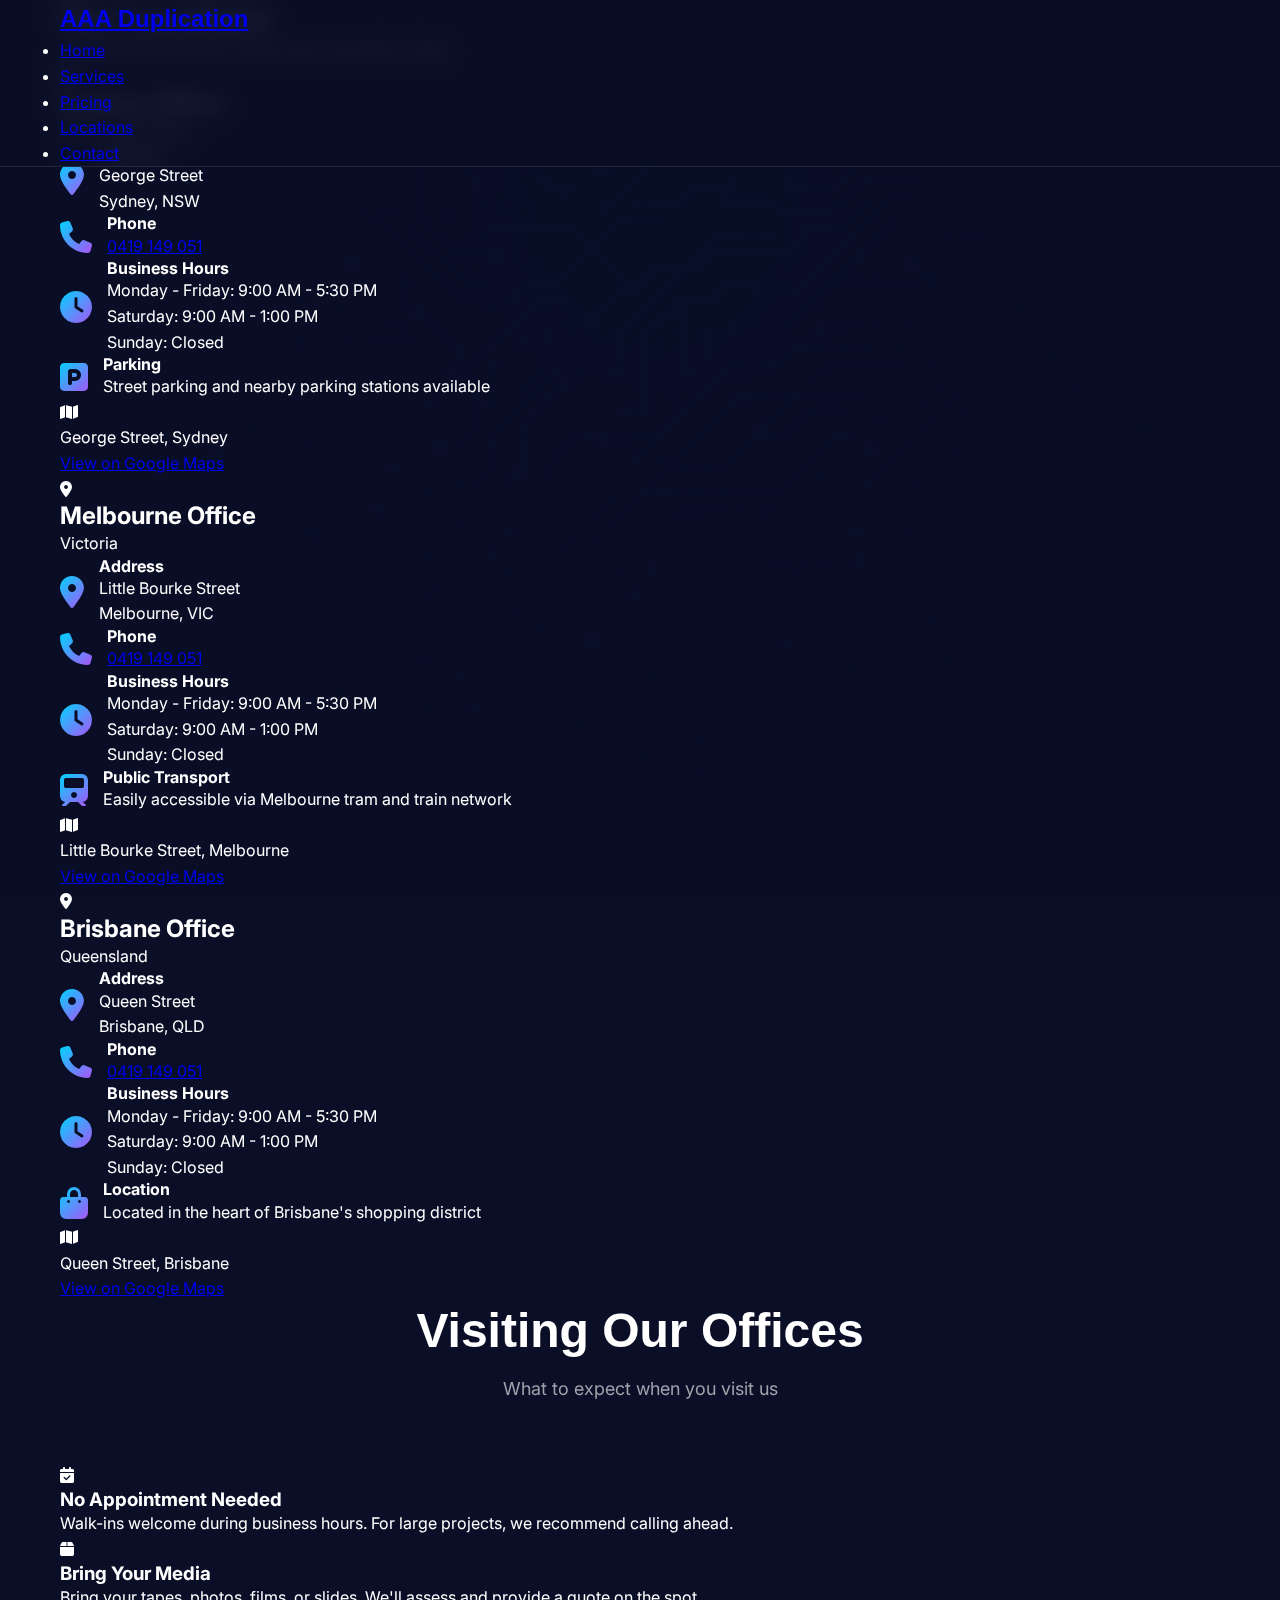
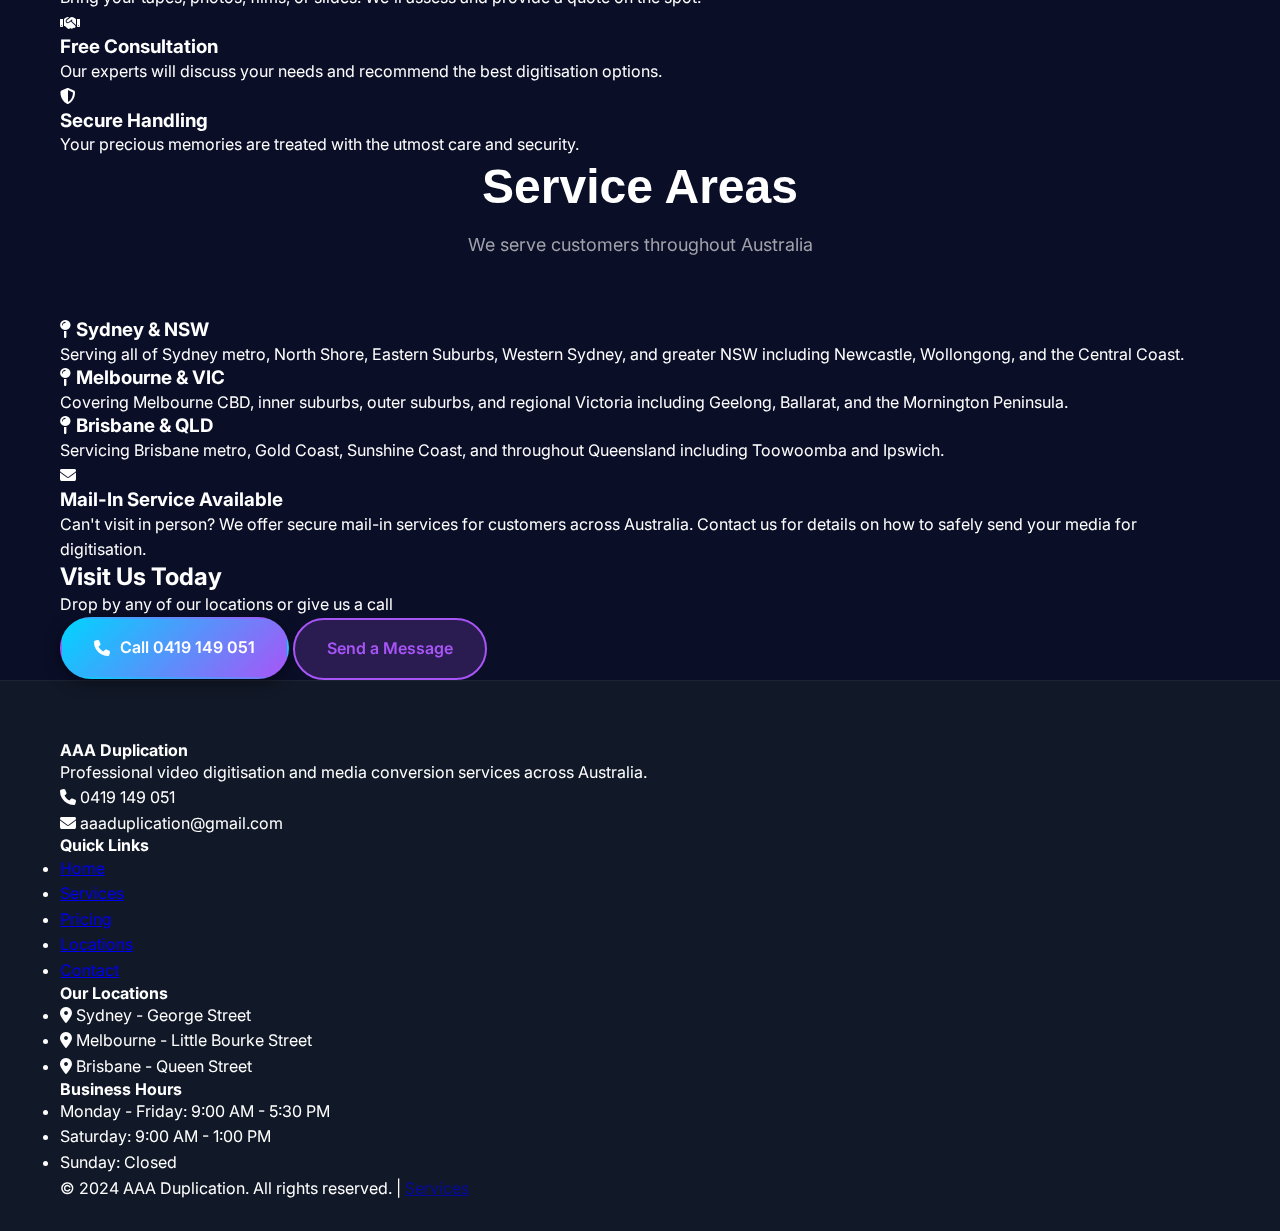
<file: locations.html>
<!DOCTYPE html>
<html lang="en">
<head>
    <meta charset="UTF-8">
    <meta name="viewport" content="width=device-width, initial-scale=1.0">
    
    <!-- SEO Meta Tags -->
    <meta name="description" content="Video digitisation services in Sydney George Street, Melbourne Little Bourke Street, Brisbane Queen Street. Professional VHS conversion near you. Mail-in service available across Australia.">
    <meta name="keywords" content="video digitisation Sydney, video conversion Melbourne, VHS transfer Brisbane, video digitisation near me, tape conversion Sydney CBD, photo scanning Melbourne, video digitisation NSW, video transfer Victoria, digitise videos Queensland, mail-in video conversion Australia">
    <meta name="robots" content="index, follow">
    <link rel="canonical" href="https://aaaduplication.com/locations.html">
    
    <!-- Open Graph Meta Tags -->
    <meta property="og:title" content="Video Digitisation Locations | Sydney Melbourne Brisbane | AAA Duplication">
    <meta property="og:description" content="Visit our video digitisation studios in Sydney, Melbourne, or Brisbane. Professional media conversion services across Australia.">
    <meta property="og:type" content="website">
    <meta property="og:url" content="https://aaaduplication.com/locations.html">
    
    <title>Video Digitisation Sydney Melbourne Brisbane | Locations | AAA Duplication</title>
    
    <link rel="stylesheet" href="css/style.css">
    <link href="https://fonts.googleapis.com/css2?family=Inter:wght@300;400;500;600;700&display=swap" rel="stylesheet">
    <link rel="stylesheet" href="https://cdn.jsdelivr.net/npm/@fortawesome/fontawesome-free@6.4.0/css/all.min.css">
</head>
<body>
    <!-- Navigation -->
    <nav class="navbar">
        <div class="container">
            <div class="nav-wrapper">
                <div class="logo">
                    <a href="index.html">AAA Duplication</a>
                </div>
                <button class="mobile-menu-toggle" aria-label="Toggle menu">
                    <span></span>
                    <span></span>
                    <span></span>
                </button>
                <ul class="nav-menu">
                    <li><a href="index.html">Home</a></li>
                    <li><a href="services.html">Services</a></li>
                    <li><a href="pricing.html">Pricing</a></li>
                    <li><a href="locations.html" class="active">Locations</a></li>
                    <li><a href="contact.html">Contact</a></li>
                </ul>
            </div>
        </div>
    </nav>

    <!-- Page Header -->
    <section class="page-header">
        <div class="container">
            <h1>Our Locations</h1>
            <p>Conveniently located in three major Australian cities</p>
        </div>
    </section>

    <!-- Locations Section -->
    <section class="locations-section">
        <div class="container">
            <!-- Sydney Location -->
            <div class="location-card">
                <div class="location-header">
                    <div class="location-icon">
                        <i class="fas fa-map-marker-alt"></i>
                    </div>
                    <div class="location-title">
                        <h2>Sydney Office</h2>
                        <p class="location-subtitle">New South Wales</p>
                    </div>
                </div>
                <div class="location-content">
                    <div class="location-info">
                        <div class="info-item">
                            <i class="fas fa-map-marker-alt"></i>
                            <div>
                                <h4>Address</h4>
                                <p>George Street<br>Sydney, NSW</p>
                            </div>
                        </div>
                        <div class="info-item">
                            <i class="fas fa-phone"></i>
                            <div>
                                <h4>Phone</h4>
                                <p><a href="tel:0419149051">0419 149 051</a></p>
                            </div>
                        </div>
                        <div class="info-item">
                            <i class="fas fa-clock"></i>
                            <div>
                                <h4>Business Hours</h4>
                                <p>Monday - Friday: 9:00 AM - 5:30 PM<br>
                                Saturday: 9:00 AM - 1:00 PM<br>
                                Sunday: Closed</p>
                            </div>
                        </div>
                        <div class="info-item">
                            <i class="fas fa-parking"></i>
                            <div>
                                <h4>Parking</h4>
                                <p>Street parking and nearby parking stations available</p>
                            </div>
                        </div>
                    </div>
                    <div class="location-map">
                        <div class="map-placeholder">
                            <i class="fas fa-map"></i>
                            <p>George Street, Sydney</p>
                            <a href="https://www.google.com/maps/search/George+Street+Sydney+NSW" target="_blank" class="btn btn-small">View on Google Maps</a>
                        </div>
                    </div>
                </div>
            </div>

            <!-- Melbourne Location -->
            <div class="location-card">
                <div class="location-header">
                    <div class="location-icon">
                        <i class="fas fa-map-marker-alt"></i>
                    </div>
                    <div class="location-title">
                        <h2>Melbourne Office</h2>
                        <p class="location-subtitle">Victoria</p>
                    </div>
                </div>
                <div class="location-content">
                    <div class="location-info">
                        <div class="info-item">
                            <i class="fas fa-map-marker-alt"></i>
                            <div>
                                <h4>Address</h4>
                                <p>Little Bourke Street<br>Melbourne, VIC</p>
                            </div>
                        </div>
                        <div class="info-item">
                            <i class="fas fa-phone"></i>
                            <div>
                                <h4>Phone</h4>
                                <p><a href="tel:0419149051">0419 149 051</a></p>
                            </div>
                        </div>
                        <div class="info-item">
                            <i class="fas fa-clock"></i>
                            <div>
                                <h4>Business Hours</h4>
                                <p>Monday - Friday: 9:00 AM - 5:30 PM<br>
                                Saturday: 9:00 AM - 1:00 PM<br>
                                Sunday: Closed</p>
                            </div>
                        </div>
                        <div class="info-item">
                            <i class="fas fa-train"></i>
                            <div>
                                <h4>Public Transport</h4>
                                <p>Easily accessible via Melbourne tram and train network</p>
                            </div>
                        </div>
                    </div>
                    <div class="location-map">
                        <div class="map-placeholder">
                            <i class="fas fa-map"></i>
                            <p>Little Bourke Street, Melbourne</p>
                            <a href="https://www.google.com/maps/search/Little+Bourke+Street+Melbourne+VIC" target="_blank" class="btn btn-small">View on Google Maps</a>
                        </div>
                    </div>
                </div>
            </div>

            <!-- Brisbane Location -->
            <div class="location-card">
                <div class="location-header">
                    <div class="location-icon">
                        <i class="fas fa-map-marker-alt"></i>
                    </div>
                    <div class="location-title">
                        <h2>Brisbane Office</h2>
                        <p class="location-subtitle">Queensland</p>
                    </div>
                </div>
                <div class="location-content">
                    <div class="location-info">
                        <div class="info-item">
                            <i class="fas fa-map-marker-alt"></i>
                            <div>
                                <h4>Address</h4>
                                <p>Queen Street<br>Brisbane, QLD</p>
                            </div>
                        </div>
                        <div class="info-item">
                            <i class="fas fa-phone"></i>
                            <div>
                                <h4>Phone</h4>
                                <p><a href="tel:0419149051">0419 149 051</a></p>
                            </div>
                        </div>
                        <div class="info-item">
                            <i class="fas fa-clock"></i>
                            <div>
                                <h4>Business Hours</h4>
                                <p>Monday - Friday: 9:00 AM - 5:30 PM<br>
                                Saturday: 9:00 AM - 1:00 PM<br>
                                Sunday: Closed</p>
                            </div>
                        </div>
                        <div class="info-item">
                            <i class="fas fa-shopping-bag"></i>
                            <div>
                                <h4>Location</h4>
                                <p>Located in the heart of Brisbane's shopping district</p>
                            </div>
                        </div>
                    </div>
                    <div class="location-map">
                        <div class="map-placeholder">
                            <i class="fas fa-map"></i>
                            <p>Queen Street, Brisbane</p>
                            <a href="https://www.google.com/maps/search/Queen+Street+Brisbane+QLD" target="_blank" class="btn btn-small">View on Google Maps</a>
                        </div>
                    </div>
                </div>
            </div>
        </div>
    </section>

    <!-- Visit Info Section -->
    <section class="visit-info">
        <div class="container">
            <div class="section-header">
                <h2>Visiting Our Offices</h2>
                <p>What to expect when you visit us</p>
            </div>
            <div class="visit-grid">
                <div class="visit-card">
                    <i class="fas fa-calendar-check"></i>
                    <h3>No Appointment Needed</h3>
                    <p>Walk-ins welcome during business hours. For large projects, we recommend calling ahead.</p>
                </div>
                <div class="visit-card">
                    <i class="fas fa-box"></i>
                    <h3>Bring Your Media</h3>
                    <p>Bring your tapes, photos, films, or slides. We'll assess and provide a quote on the spot.</p>
                </div>
                <div class="visit-card">
                    <i class="fas fa-handshake"></i>
                    <h3>Free Consultation</h3>
                    <p>Our experts will discuss your needs and recommend the best digitisation options.</p>
                </div>
                <div class="visit-card">
                    <i class="fas fa-shield-alt"></i>
                    <h3>Secure Handling</h3>
                    <p>Your precious memories are treated with the utmost care and security.</p>
                </div>
            </div>
        </div>
    </section>

    <!-- Service Areas Section -->
    <section class="service-areas">
        <div class="container">
            <div class="section-header">
                <h2>Service Areas</h2>
                <p>We serve customers throughout Australia</p>
            </div>
            <div class="areas-content">
                <div class="area-column">
                    <h3><i class="fas fa-map-pin"></i> Sydney & NSW</h3>
                    <p>Serving all of Sydney metro, North Shore, Eastern Suburbs, Western Sydney, and greater NSW including Newcastle, Wollongong, and the Central Coast.</p>
                </div>
                <div class="area-column">
                    <h3><i class="fas fa-map-pin"></i> Melbourne & VIC</h3>
                    <p>Covering Melbourne CBD, inner suburbs, outer suburbs, and regional Victoria including Geelong, Ballarat, and the Mornington Peninsula.</p>
                </div>
                <div class="area-column">
                    <h3><i class="fas fa-map-pin"></i> Brisbane & QLD</h3>
                    <p>Servicing Brisbane metro, Gold Coast, Sunshine Coast, and throughout Queensland including Toowoomba and Ipswich.</p>
                </div>
            </div>
            <div class="mail-in-service">
                <div class="mail-in-content">
                    <i class="fas fa-envelope"></i>
                    <div>
                        <h3>Mail-In Service Available</h3>
                        <p>Can't visit in person? We offer secure mail-in services for customers across Australia. Contact us for details on how to safely send your media for digitisation.</p>
                    </div>
                </div>
            </div>
        </div>
    </section>

    <!-- CTA Section -->
    <section class="cta-section">
        <div class="container">
            <div class="cta-content">
                <h2>Visit Us Today</h2>
                <p>Drop by any of our locations or give us a call</p>
                <div class="cta-buttons">
                    <a href="tel:0419149051" class="btn btn-primary">
                        <i class="fas fa-phone"></i> Call 0419 149 051
                    </a>
                    <a href="contact.html" class="btn btn-secondary">Send a Message</a>
                </div>
            </div>
        </div>
    </section>

    <!-- Footer -->
    <footer class="footer">
        <div class="container">
            <div class="footer-grid">
                <div class="footer-col">
                    <h4>AAA Duplication</h4>
                    <p>Professional video digitisation and media conversion services across Australia.</p>
                    <div class="contact-info">
                        <p><i class="fas fa-phone"></i> 0419 149 051</p>
                        <p><i class="fas fa-envelope"></i> aaaduplication@gmail.com</p>
                    </div>
                </div>
                <div class="footer-col">
                    <h4>Quick Links</h4>
                    <ul>
                        <li><a href="index.html">Home</a></li>
                        <li><a href="services.html">Services</a></li>
                        <li><a href="pricing.html">Pricing</a></li>
                        <li><a href="locations.html">Locations</a></li>
                        <li><a href="contact.html">Contact</a></li>
                    </ul>
                </div>
                <div class="footer-col">
                    <h4>Our Locations</h4>
                    <ul>
                        <li><i class="fas fa-map-marker-alt"></i> Sydney - George Street</li>
                        <li><i class="fas fa-map-marker-alt"></i> Melbourne - Little Bourke Street</li>
                        <li><i class="fas fa-map-marker-alt"></i> Brisbane - Queen Street</li>
                    </ul>
                </div>
                <div class="footer-col">
                    <h4>Business Hours</h4>
                    <ul>
                        <li>Monday - Friday: 9:00 AM - 5:30 PM</li>
                        <li>Saturday: 9:00 AM - 1:00 PM</li>
                        <li>Sunday: Closed</li>
                    </ul>
                </div>
            </div>
            <div class="footer-bottom">
                <p>&copy; 2024 AAA Duplication. All rights reserved. | <a href="https://www.nationalvideo.com.au" target="_blank" rel="noopener" style="opacity: 0.6;">Services</a></p>
            </div>
        </div>
    </footer>

    <script src="js/main.js"></script>
</body>
</html>
</file>
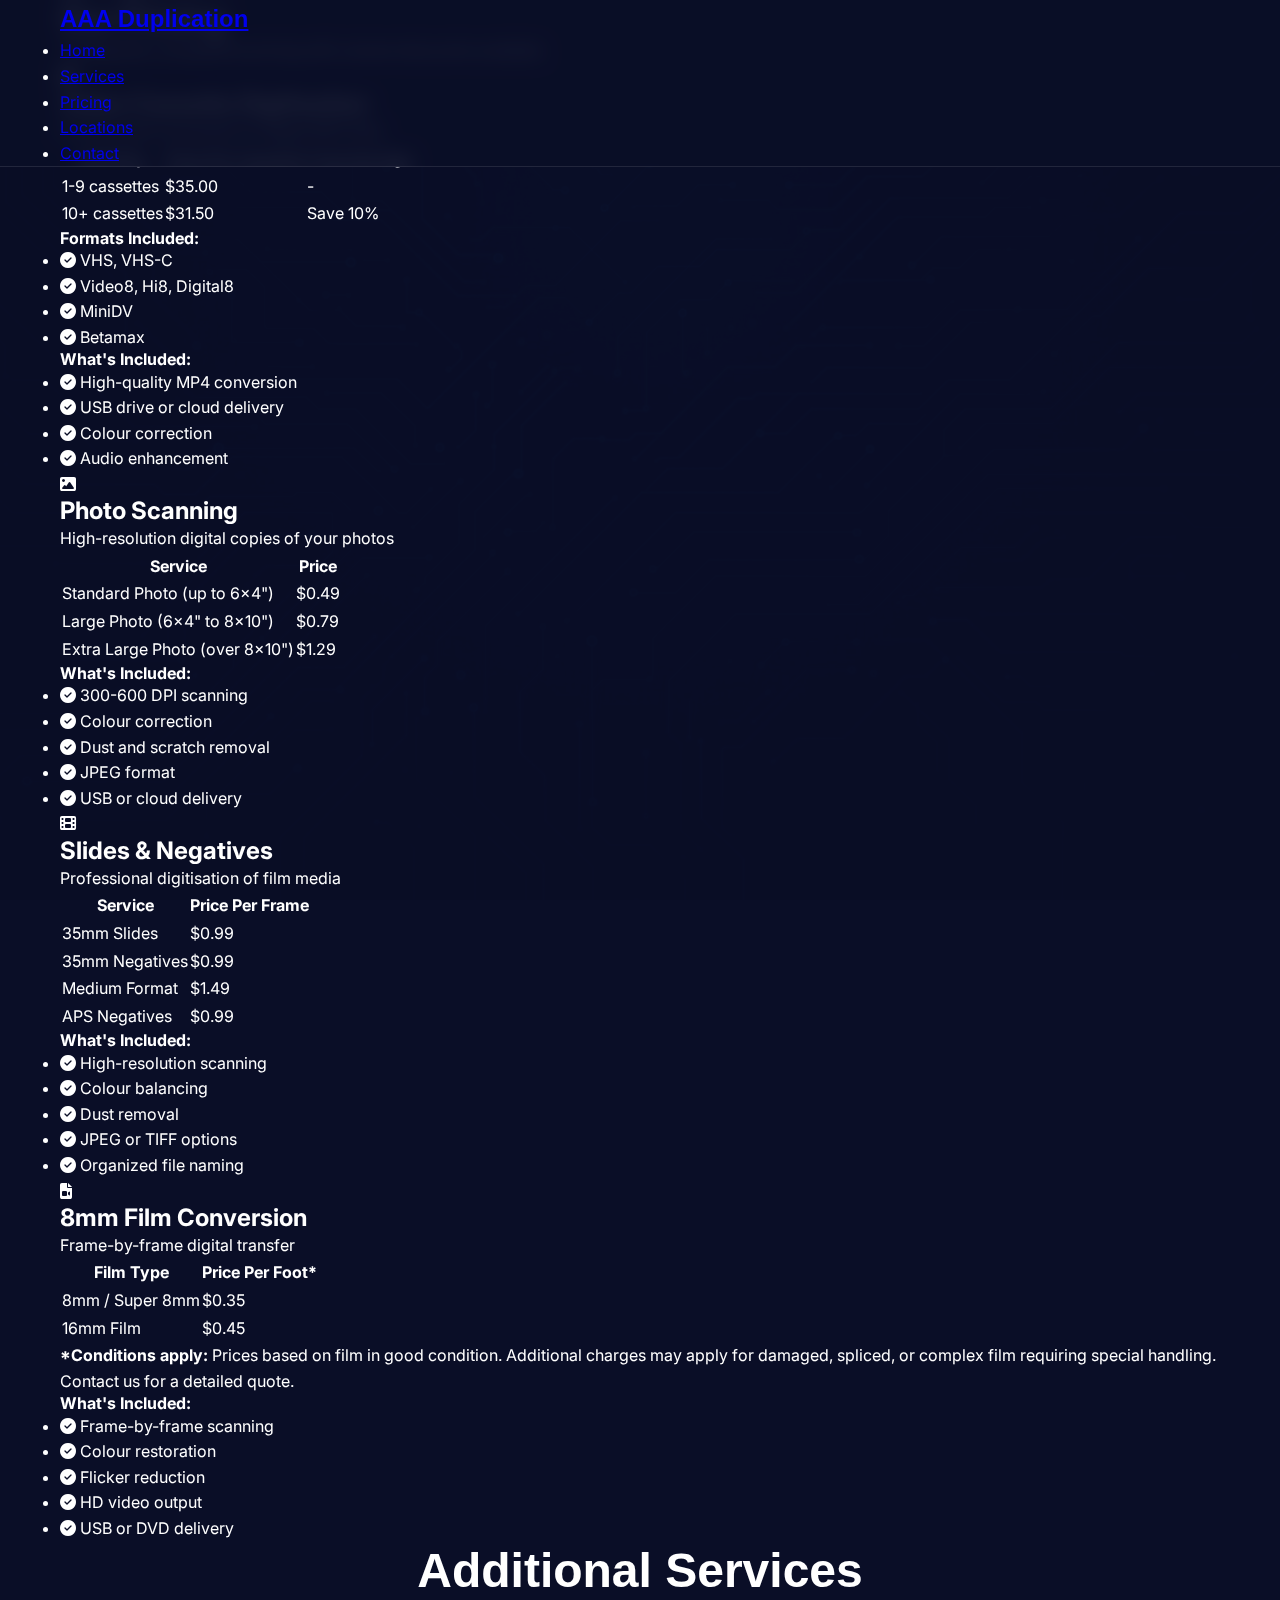
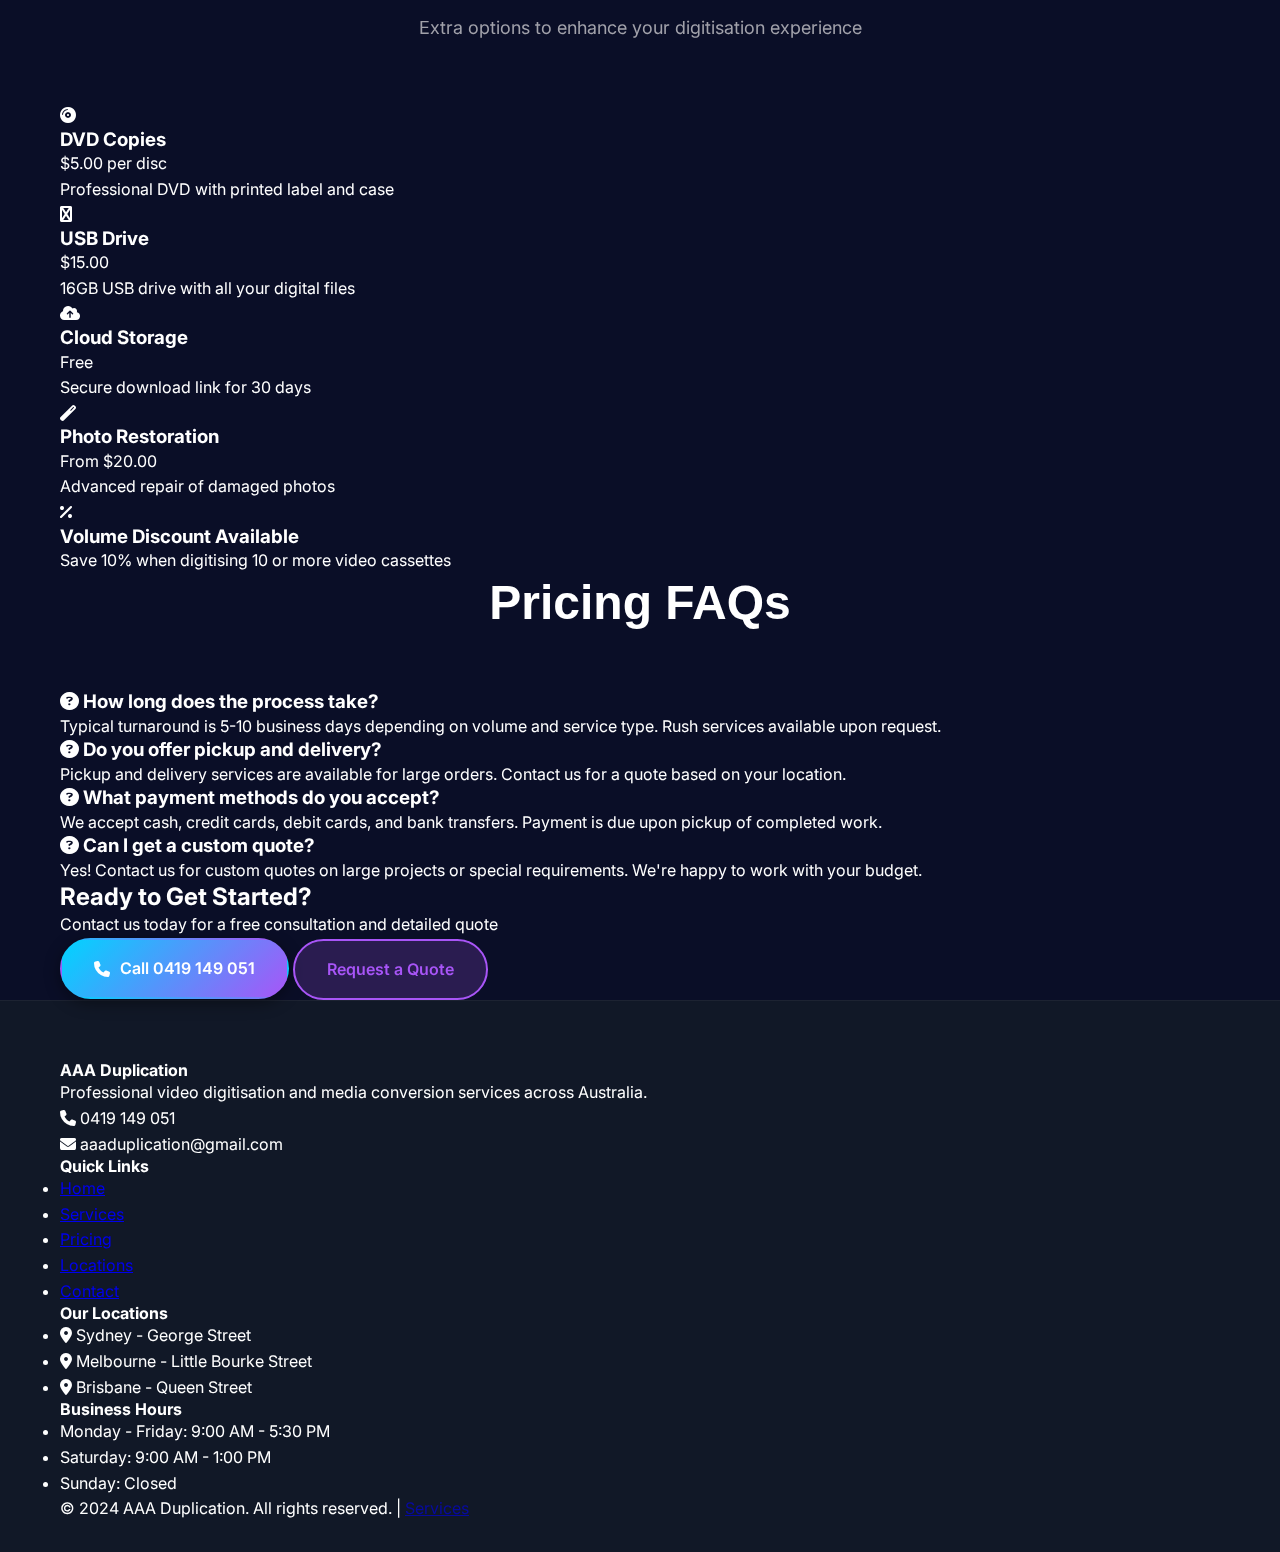
<file: pricing.html>
<!DOCTYPE html>
<html lang="en">
<head>
    <meta charset="UTF-8">
    <meta name="viewport" content="width=device-width, initial-scale=1.0">
    
    <!-- SEO Meta Tags -->
    <meta name="description" content="Video digitisation pricing: VHS from $35, photos from $0.49, slides from $0.99, 8mm film from $0.35. 10% bulk discount. Affordable video conversion rates Australia. Free quotes available.">
    <meta name="keywords" content="video digitisation cost, VHS conversion price, video tape transfer cost, photo scanning prices, slide scanning cost, 8mm film conversion price, digitisation pricing Australia, video conversion rates, affordable tape transfer, bulk video conversion discount">
    <meta name="robots" content="index, follow">
    <link rel="canonical" href="https://aaaduplication.com/pricing.html">
    
    <!-- Open Graph Meta Tags -->
    <meta property="og:title" content="Video Digitisation Pricing | Affordable VHS & Media Conversion Rates">
    <meta property="og:description" content="Transparent pricing for video digitisation from $35. Photos from $0.49. 10% bulk discounts available. Get a free quote today.">
    <meta property="og:type" content="website">
    <meta property="og:url" content="https://aaaduplication.com/pricing.html">
    
    <title>Video Digitisation Pricing | VHS Conversion Cost from $35 | AAA Duplication</title>
    
    <!-- FAQ Schema Markup -->
    <script type="application/ld+json">
    {
      "@context": "https://schema.org",
      "@type": "FAQPage",
      "mainEntity": [
        {
          "@type": "Question",
          "name": "How long does the video digitisation process take?",
          "acceptedAnswer": {
            "@type": "Answer",
            "text": "Typical turnaround is 5-10 business days depending on volume and service type. Rush services available upon request."
          }
        },
        {
          "@type": "Question",
          "name": "Do you offer pickup and delivery for video conversion?",
          "acceptedAnswer": {
            "@type": "Answer",
            "text": "Pickup and delivery services are available for large orders. Contact us for a quote based on your location."
          }
        },
        {
          "@type": "Question",
          "name": "What payment methods do you accept?",
          "acceptedAnswer": {
            "@type": "Answer",
            "text": "We accept cash, credit cards, debit cards, and bank transfers. Payment is due upon pickup of completed work."
          }
        },
        {
          "@type": "Question",
          "name": "Can I get a custom quote for video digitisation?",
          "acceptedAnswer": {
            "@type": "Answer",
            "text": "Yes! Contact us for custom quotes on large projects or special requirements. We're happy to work with your budget."
          }
        }
      ]
    }
    </script>
    
    <link rel="stylesheet" href="css/style.css">
    <link href="https://fonts.googleapis.com/css2?family=Inter:wght@300;400;500;600;700&display=swap" rel="stylesheet">
    <link rel="stylesheet" href="https://cdn.jsdelivr.net/npm/@fortawesome/fontawesome-free@6.4.0/css/all.min.css">
</head>
<body>
    <!-- Navigation -->
    <nav class="navbar">
        <div class="container">
            <div class="nav-wrapper">
                <div class="logo">
                    <a href="index.html">AAA Duplication</a>
                </div>
                <button class="mobile-menu-toggle" aria-label="Toggle menu">
                    <span></span>
                    <span></span>
                    <span></span>
                </button>
                <ul class="nav-menu">
                    <li><a href="index.html">Home</a></li>
                    <li><a href="services.html">Services</a></li>
                    <li><a href="pricing.html" class="active">Pricing</a></li>
                    <li><a href="locations.html">Locations</a></li>
                    <li><a href="contact.html">Contact</a></li>
                </ul>
            </div>
        </div>
    </nav>

    <!-- Page Header -->
    <section class="page-header">
        <div class="container">
            <h1>Our Pricing</h1>
            <p>Transparent, competitive pricing with volume discounts available</p>
        </div>
    </section>

    <!-- Pricing Tables Section -->
    <section class="pricing-section">
        <div class="container">
            <!-- Video Cassette Pricing -->
            <div class="pricing-table">
                <div class="pricing-header">
                    <i class="fas fa-video"></i>
                    <h2>Video Cassette Digitisation</h2>
                    <p>Professional conversion to digital MP4 files</p>
                </div>
                <div class="pricing-body">
                    <table>
                        <thead>
                            <tr>
                                <th>Quantity</th>
                                <th>Price Per Cassette</th>
                                <th>Total Savings</th>
                            </tr>
                        </thead>
                        <tbody>
                            <tr>
                                <td>1-9 cassettes</td>
                                <td class="price-highlight">$35.00</td>
                                <td>-</td>
                            </tr>
                            <tr class="highlight-row">
                                <td>10+ cassettes</td>
                                <td class="price-highlight">$31.50</td>
                                <td class="savings">Save 10%</td>
                            </tr>
                        </tbody>
                    </table>
                    <div class="pricing-details">
                        <h4>Formats Included:</h4>
                        <ul>
                            <li><i class="fas fa-check-circle"></i> VHS, VHS-C</li>
                            <li><i class="fas fa-check-circle"></i> Video8, Hi8, Digital8</li>
                            <li><i class="fas fa-check-circle"></i> MiniDV</li>
                            <li><i class="fas fa-check-circle"></i> Betamax</li>
                        </ul>
                        <h4>What's Included:</h4>
                        <ul>
                            <li><i class="fas fa-check-circle"></i> High-quality MP4 conversion</li>
                            <li><i class="fas fa-check-circle"></i> USB drive or cloud delivery</li>
                            <li><i class="fas fa-check-circle"></i> Colour correction</li>
                            <li><i class="fas fa-check-circle"></i> Audio enhancement</li>
                        </ul>
                    </div>
                </div>
            </div>

            <!-- Photo Scanning Pricing -->
            <div class="pricing-table">
                <div class="pricing-header">
                    <i class="fas fa-image"></i>
                    <h2>Photo Scanning</h2>
                    <p>High-resolution digital copies of your photos</p>
                </div>
                <div class="pricing-body">
                    <table>
                        <thead>
                            <tr>
                                <th>Service</th>
                                <th>Price</th>
                            </tr>
                        </thead>
                        <tbody>
                            <tr>
                                <td>Standard Photo (up to 6x4")</td>
                                <td class="price-highlight">$0.49</td>
                            </tr>
                            <tr>
                                <td>Large Photo (6x4" to 8x10")</td>
                                <td class="price-highlight">$0.79</td>
                            </tr>
                            <tr>
                                <td>Extra Large Photo (over 8x10")</td>
                                <td class="price-highlight">$1.29</td>
                            </tr>
                        </tbody>
                    </table>
                    <div class="pricing-details">
                        <h4>What's Included:</h4>
                        <ul>
                            <li><i class="fas fa-check-circle"></i> 300-600 DPI scanning</li>
                            <li><i class="fas fa-check-circle"></i> Colour correction</li>
                            <li><i class="fas fa-check-circle"></i> Dust and scratch removal</li>
                            <li><i class="fas fa-check-circle"></i> JPEG format</li>
                            <li><i class="fas fa-check-circle"></i> USB or cloud delivery</li>
                        </ul>
                    </div>
                </div>
            </div>

            <!-- Slides & Negatives Pricing -->
            <div class="pricing-table">
                <div class="pricing-header">
                    <i class="fas fa-film"></i>
                    <h2>Slides & Negatives</h2>
                    <p>Professional digitisation of film media</p>
                </div>
                <div class="pricing-body">
                    <table>
                        <thead>
                            <tr>
                                <th>Service</th>
                                <th>Price Per Frame</th>
                            </tr>
                        </thead>
                        <tbody>
                            <tr>
                                <td>35mm Slides</td>
                                <td class="price-highlight">$0.99</td>
                            </tr>
                            <tr>
                                <td>35mm Negatives</td>
                                <td class="price-highlight">$0.99</td>
                            </tr>
                            <tr>
                                <td>Medium Format</td>
                                <td class="price-highlight">$1.49</td>
                            </tr>
                            <tr>
                                <td>APS Negatives</td>
                                <td class="price-highlight">$0.99</td>
                            </tr>
                        </tbody>
                    </table>
                    <div class="pricing-details">
                        <h4>What's Included:</h4>
                        <ul>
                            <li><i class="fas fa-check-circle"></i> High-resolution scanning</li>
                            <li><i class="fas fa-check-circle"></i> Colour balancing</li>
                            <li><i class="fas fa-check-circle"></i> Dust removal</li>
                            <li><i class="fas fa-check-circle"></i> JPEG or TIFF options</li>
                            <li><i class="fas fa-check-circle"></i> Organized file naming</li>
                        </ul>
                    </div>
                </div>
            </div>

            <!-- 8mm Film Pricing -->
            <div class="pricing-table">
                <div class="pricing-header">
                    <i class="fas fa-file-video"></i>
                    <h2>8mm Film Conversion</h2>
                    <p>Frame-by-frame digital transfer</p>
                </div>
                <div class="pricing-body">
                    <table>
                        <thead>
                            <tr>
                                <th>Film Type</th>
                                <th>Price Per Foot*</th>
                            </tr>
                        </thead>
                        <tbody>
                            <tr>
                                <td>8mm / Super 8mm</td>
                                <td class="price-highlight">$0.35</td>
                            </tr>
                            <tr>
                                <td>16mm Film</td>
                                <td class="price-highlight">$0.45</td>
                            </tr>
                        </tbody>
                    </table>
                    <div class="pricing-note">
                        <p><strong>*Conditions apply:</strong> Prices based on film in good condition. Additional charges may apply for damaged, spliced, or complex film requiring special handling. Contact us for a detailed quote.</p>
                    </div>
                    <div class="pricing-details">
                        <h4>What's Included:</h4>
                        <ul>
                            <li><i class="fas fa-check-circle"></i> Frame-by-frame scanning</li>
                            <li><i class="fas fa-check-circle"></i> Colour restoration</li>
                            <li><i class="fas fa-check-circle"></i> Flicker reduction</li>
                            <li><i class="fas fa-check-circle"></i> HD video output</li>
                            <li><i class="fas fa-check-circle"></i> USB or DVD delivery</li>
                        </ul>
                    </div>
                </div>
            </div>
        </div>
    </section>

    <!-- Additional Services Section -->
    <section class="additional-services">
        <div class="container">
            <div class="section-header">
                <h2>Additional Services</h2>
                <p>Extra options to enhance your digitisation experience</p>
            </div>
            <div class="additional-grid">
                <div class="additional-card">
                    <i class="fas fa-compact-disc"></i>
                    <h3>DVD Copies</h3>
                    <p class="price">$5.00 per disc</p>
                    <p>Professional DVD with printed label and case</p>
                </div>
                <div class="additional-card">
                    <i class="fas fa-usb"></i>
                    <h3>USB Drive</h3>
                    <p class="price">$15.00</p>
                    <p>16GB USB drive with all your digital files</p>
                </div>
                <div class="additional-card">
                    <i class="fas fa-cloud-upload-alt"></i>
                    <h3>Cloud Storage</h3>
                    <p class="price">Free</p>
                    <p>Secure download link for 30 days</p>
                </div>
                <div class="additional-card">
                    <i class="fas fa-magic"></i>
                    <h3>Photo Restoration</h3>
                    <p class="price">From $20.00</p>
                    <p>Advanced repair of damaged photos</p>
                </div>
            </div>
        </div>
    </section>

    <!-- Discount Banner -->
    <section class="discount-banner">
        <div class="container">
            <div class="discount-content">
                <div class="discount-icon">
                    <i class="fas fa-percent"></i>
                </div>
                <div class="discount-text">
                    <h3>Volume Discount Available</h3>
                    <p>Save 10% when digitising 10 or more video cassettes</p>
                </div>
            </div>
        </div>
    </section>

    <!-- FAQ Section -->
    <section class="faq-section">
        <div class="container">
            <div class="section-header">
                <h2>Pricing FAQs</h2>
            </div>
            <div class="faq-grid">
                <div class="faq-item">
                    <h3><i class="fas fa-question-circle"></i> How long does the process take?</h3>
                    <p>Typical turnaround is 5-10 business days depending on volume and service type. Rush services available upon request.</p>
                </div>
                <div class="faq-item">
                    <h3><i class="fas fa-question-circle"></i> Do you offer pickup and delivery?</h3>
                    <p>Pickup and delivery services are available for large orders. Contact us for a quote based on your location.</p>
                </div>
                <div class="faq-item">
                    <h3><i class="fas fa-question-circle"></i> What payment methods do you accept?</h3>
                    <p>We accept cash, credit cards, debit cards, and bank transfers. Payment is due upon pickup of completed work.</p>
                </div>
                <div class="faq-item">
                    <h3><i class="fas fa-question-circle"></i> Can I get a custom quote?</h3>
                    <p>Yes! Contact us for custom quotes on large projects or special requirements. We're happy to work with your budget.</p>
                </div>
            </div>
        </div>
    </section>

    <!-- CTA Section -->
    <section class="cta-section">
        <div class="container">
            <div class="cta-content">
                <h2>Ready to Get Started?</h2>
                <p>Contact us today for a free consultation and detailed quote</p>
                <div class="cta-buttons">
                    <a href="tel:0419149051" class="btn btn-primary">
                        <i class="fas fa-phone"></i> Call 0419 149 051
                    </a>
                    <a href="contact.html" class="btn btn-secondary">Request a Quote</a>
                </div>
            </div>
        </div>
    </section>

    <!-- Footer -->
    <footer class="footer">
        <div class="container">
            <div class="footer-grid">
                <div class="footer-col">
                    <h4>AAA Duplication</h4>
                    <p>Professional video digitisation and media conversion services across Australia.</p>
                    <div class="contact-info">
                        <p><i class="fas fa-phone"></i> 0419 149 051</p>
                        <p><i class="fas fa-envelope"></i> aaaduplication@gmail.com</p>
                    </div>
                </div>
                <div class="footer-col">
                    <h4>Quick Links</h4>
                    <ul>
                        <li><a href="index.html">Home</a></li>
                        <li><a href="services.html">Services</a></li>
                        <li><a href="pricing.html">Pricing</a></li>
                        <li><a href="locations.html">Locations</a></li>
                        <li><a href="contact.html">Contact</a></li>
                    </ul>
                </div>
                <div class="footer-col">
                    <h4>Our Locations</h4>
                    <ul>
                        <li><i class="fas fa-map-marker-alt"></i> Sydney - George Street</li>
                        <li><i class="fas fa-map-marker-alt"></i> Melbourne - Little Bourke Street</li>
                        <li><i class="fas fa-map-marker-alt"></i> Brisbane - Queen Street</li>
                    </ul>
                </div>
                <div class="footer-col">
                    <h4>Business Hours</h4>
                    <ul>
                        <li>Monday - Friday: 9:00 AM - 5:30 PM</li>
                        <li>Saturday: 9:00 AM - 1:00 PM</li>
                        <li>Sunday: Closed</li>
                    </ul>
                </div>
            </div>
            <div class="footer-bottom">
                <p>&copy; 2024 AAA Duplication. All rights reserved. | <a href="https://www.nationalvideo.com.au" target="_blank" rel="noopener" style="opacity: 0.6;">Services</a></p>
            </div>
        </div>
    </footer>

    <script src="js/main.js"></script>
</body>
</html>
</file>
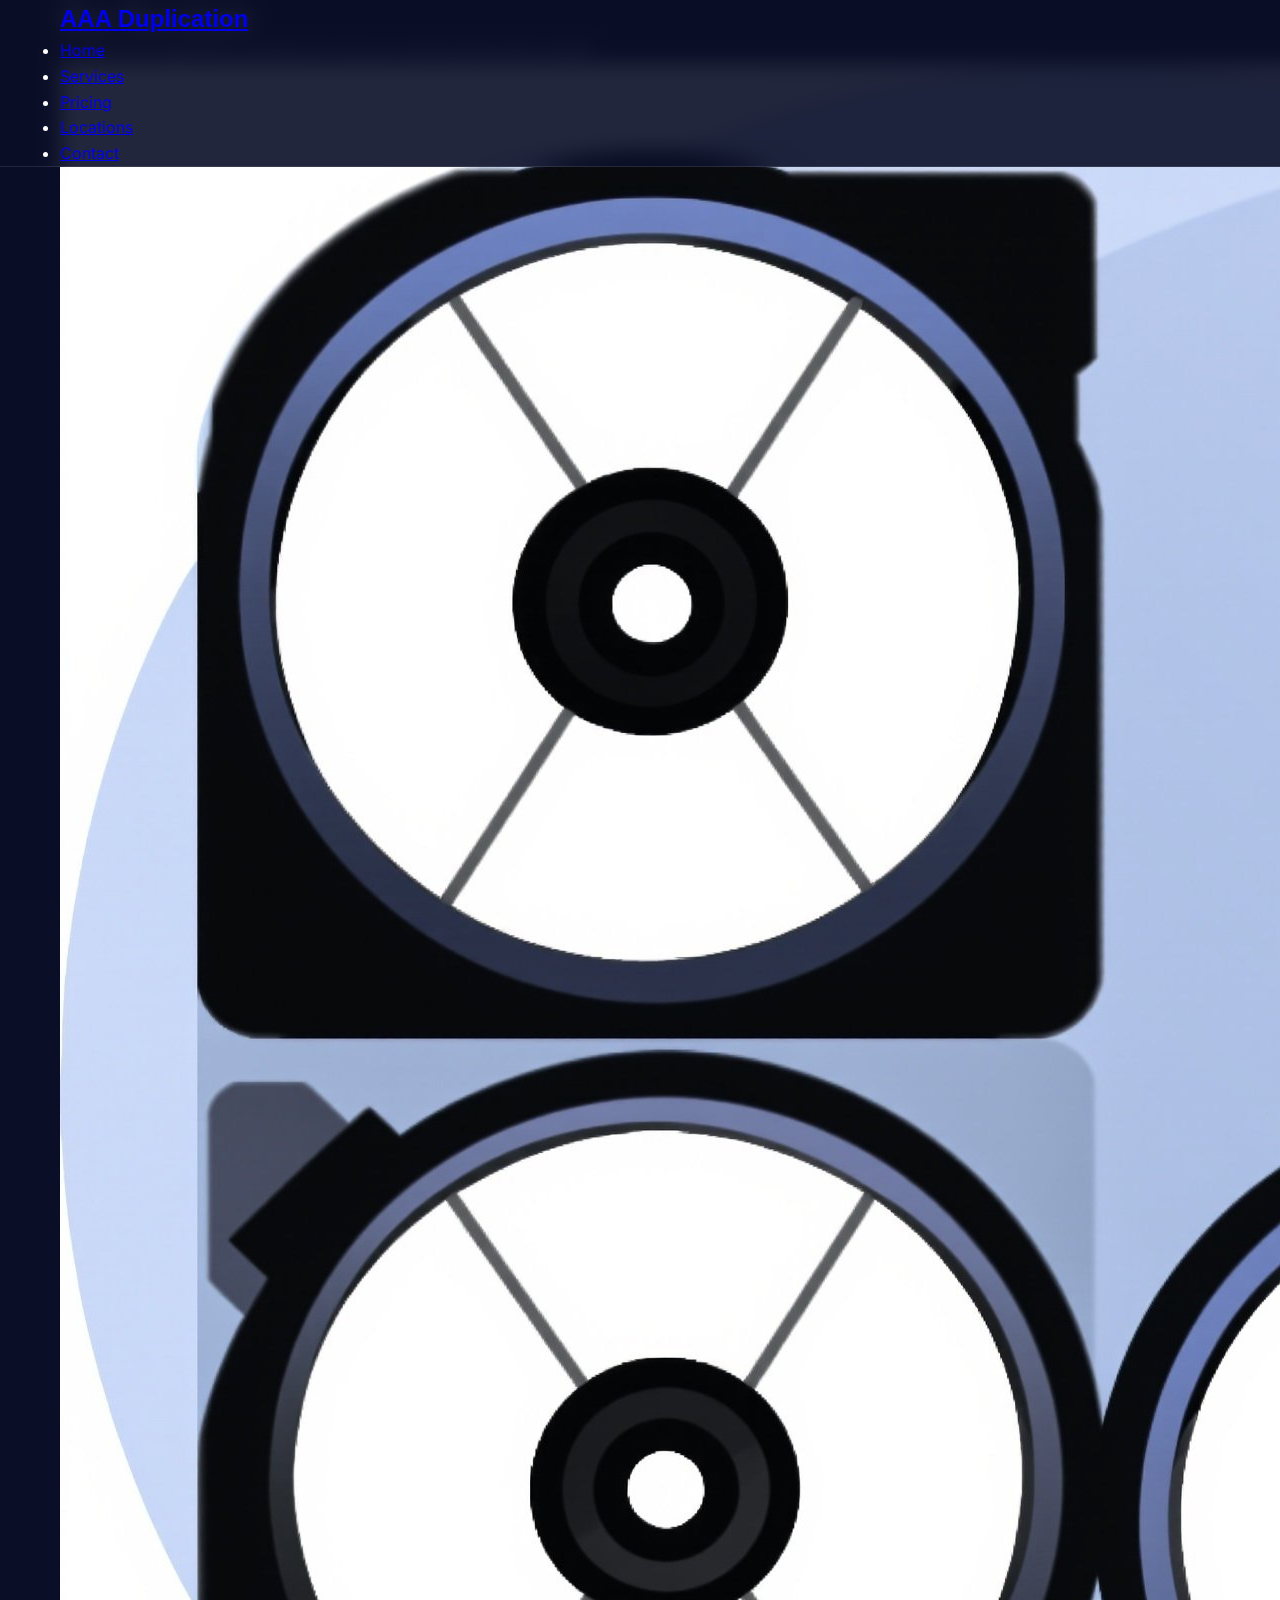
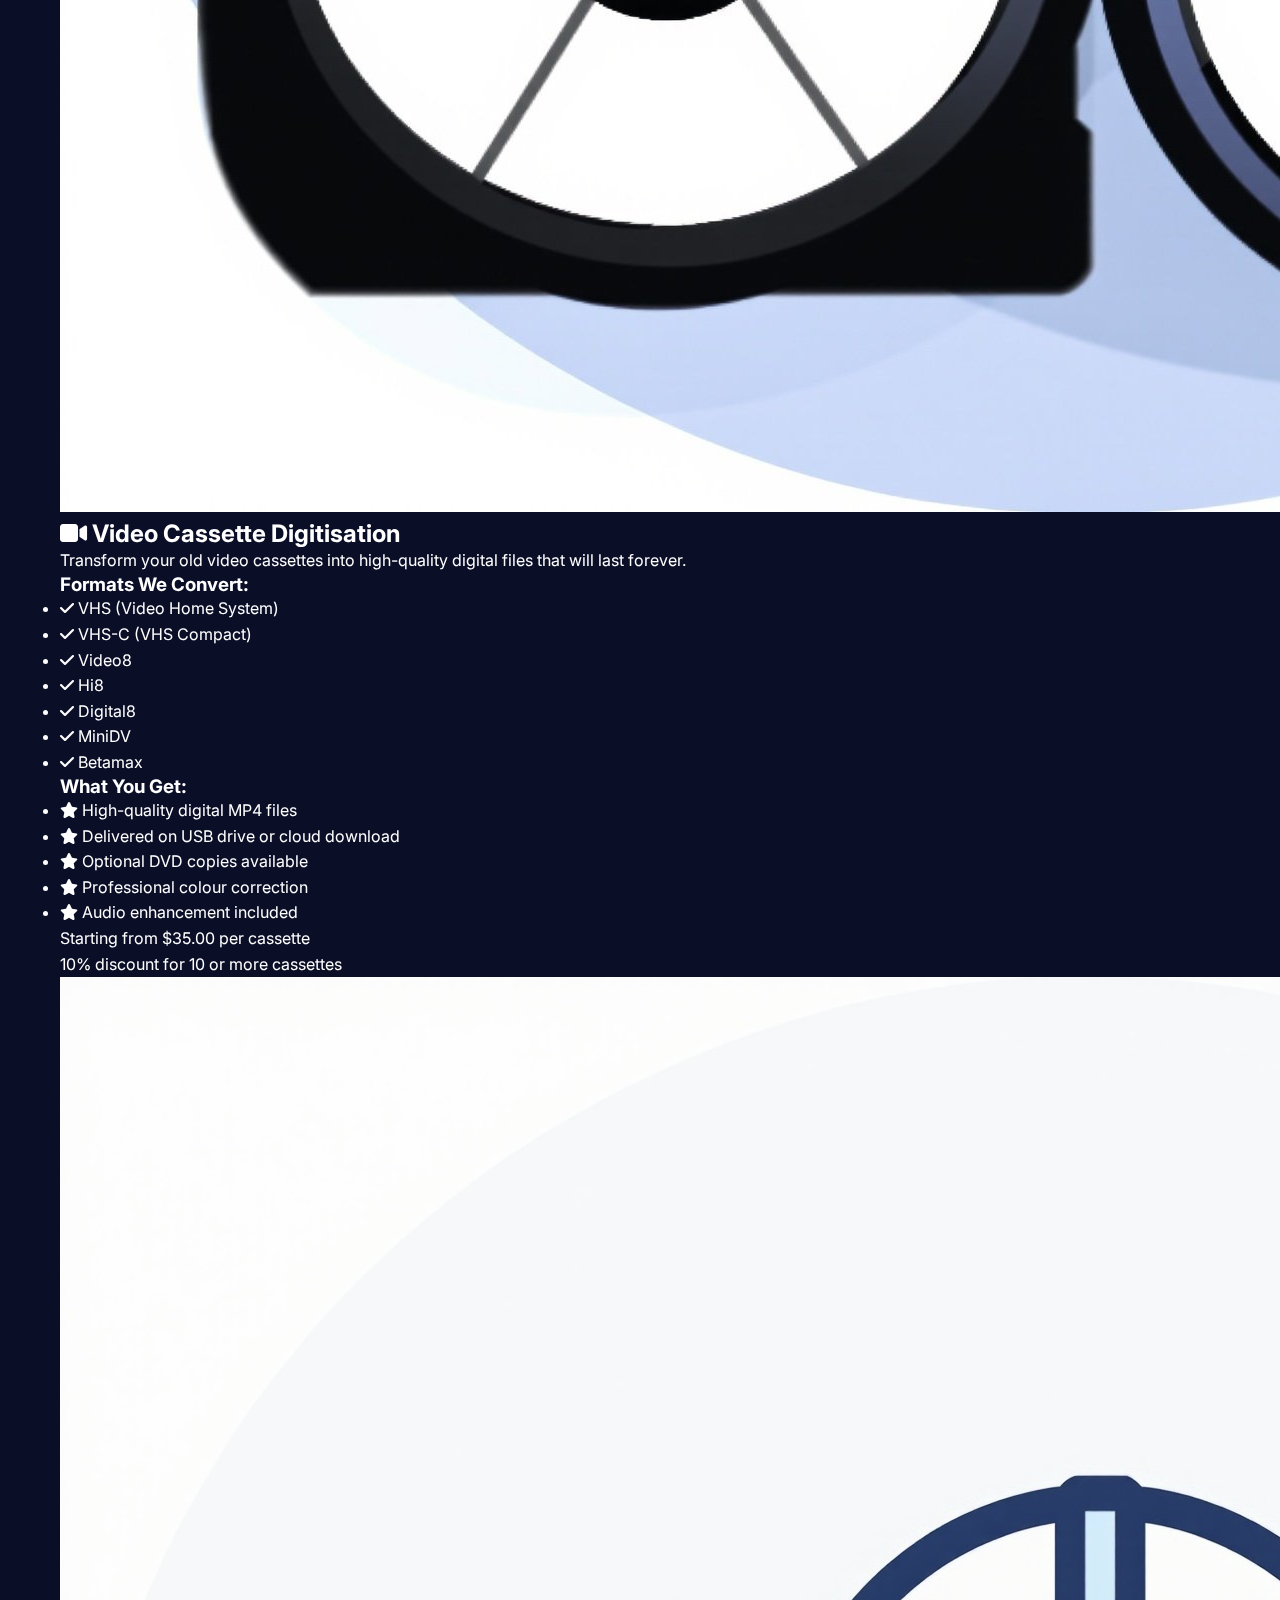
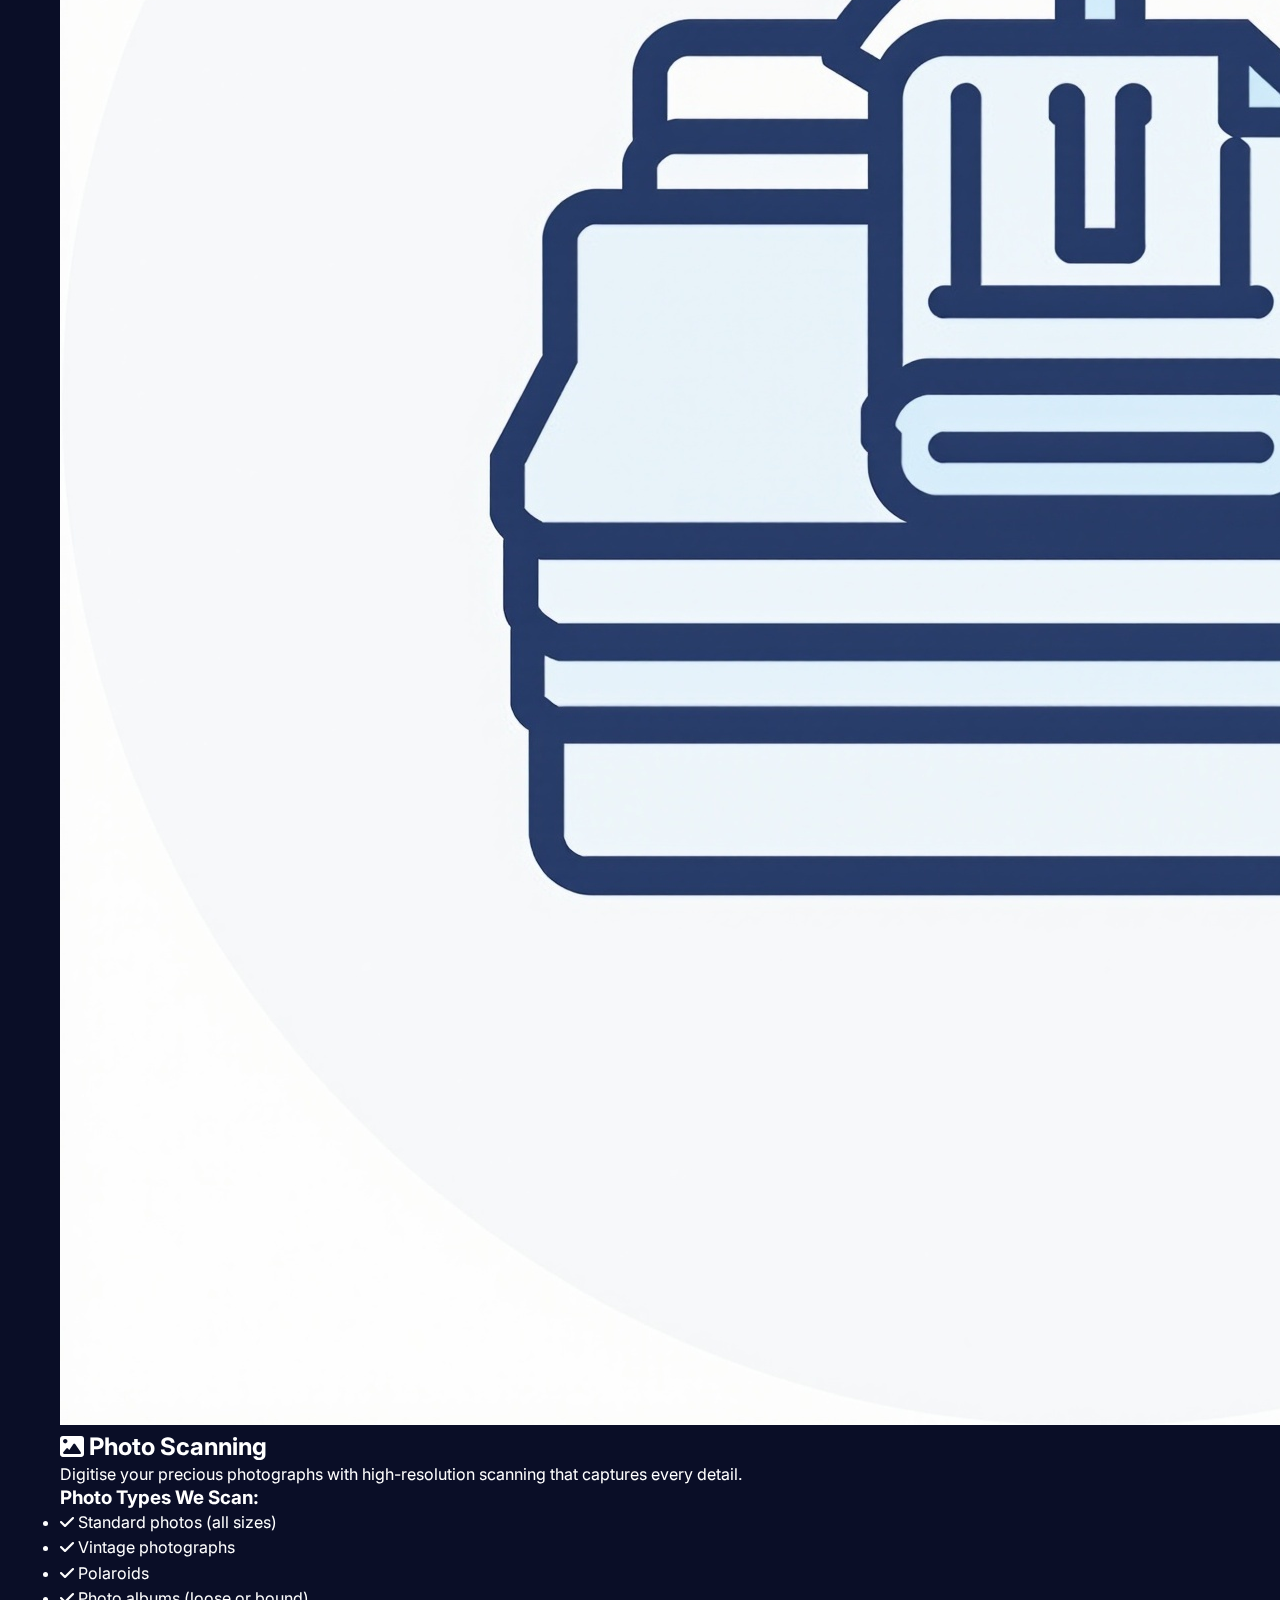
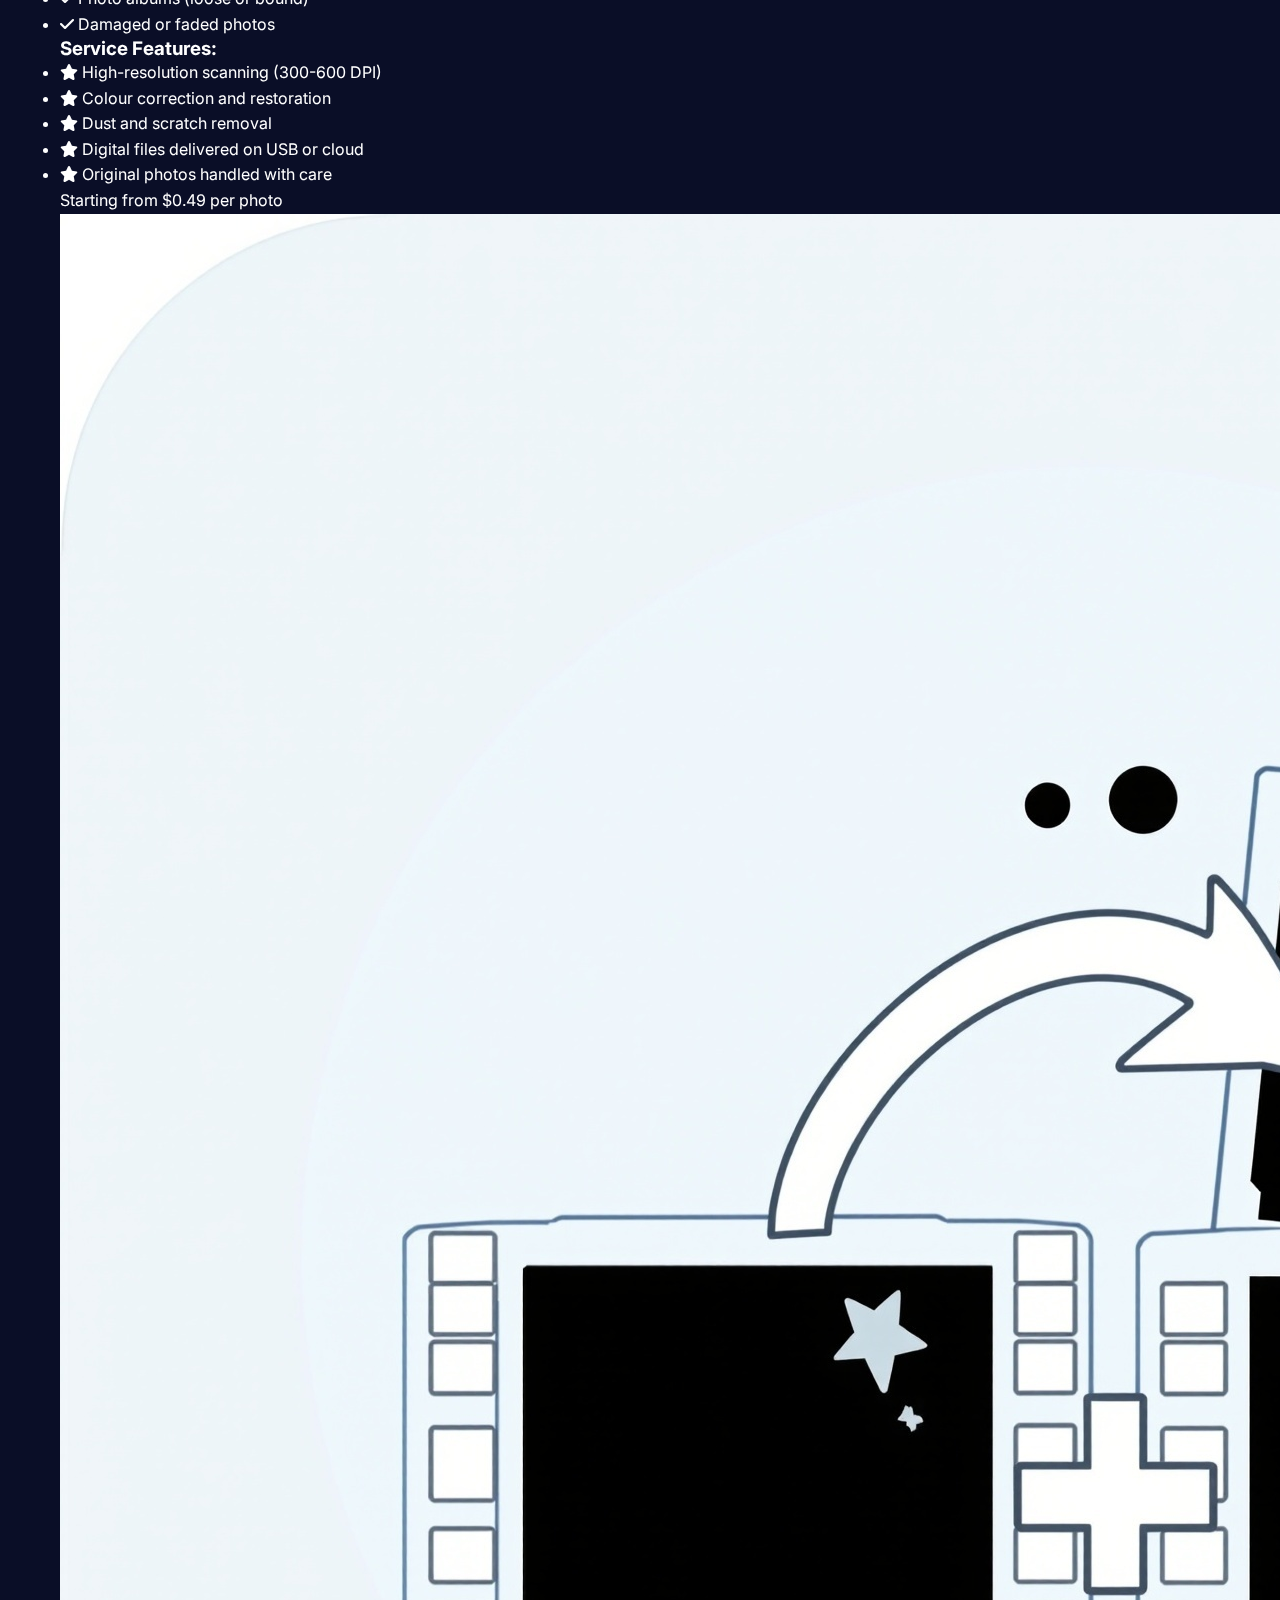
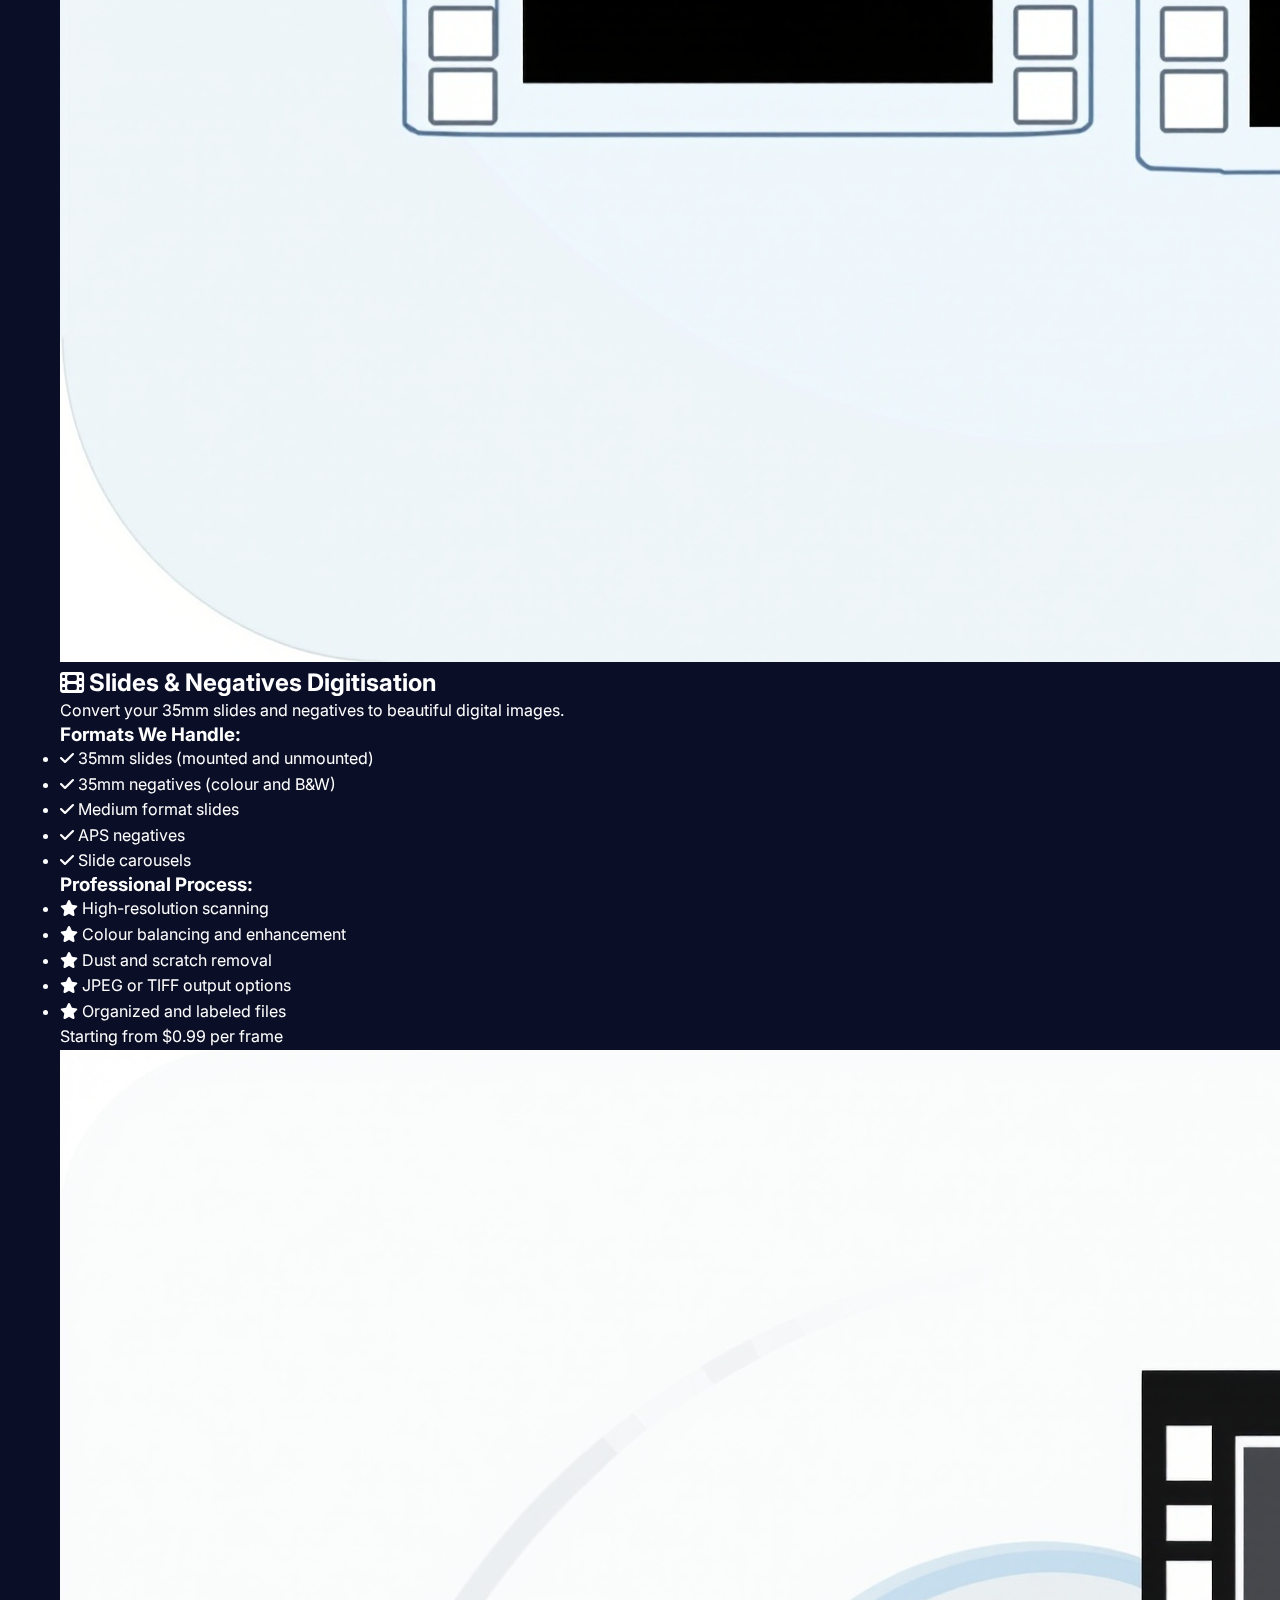
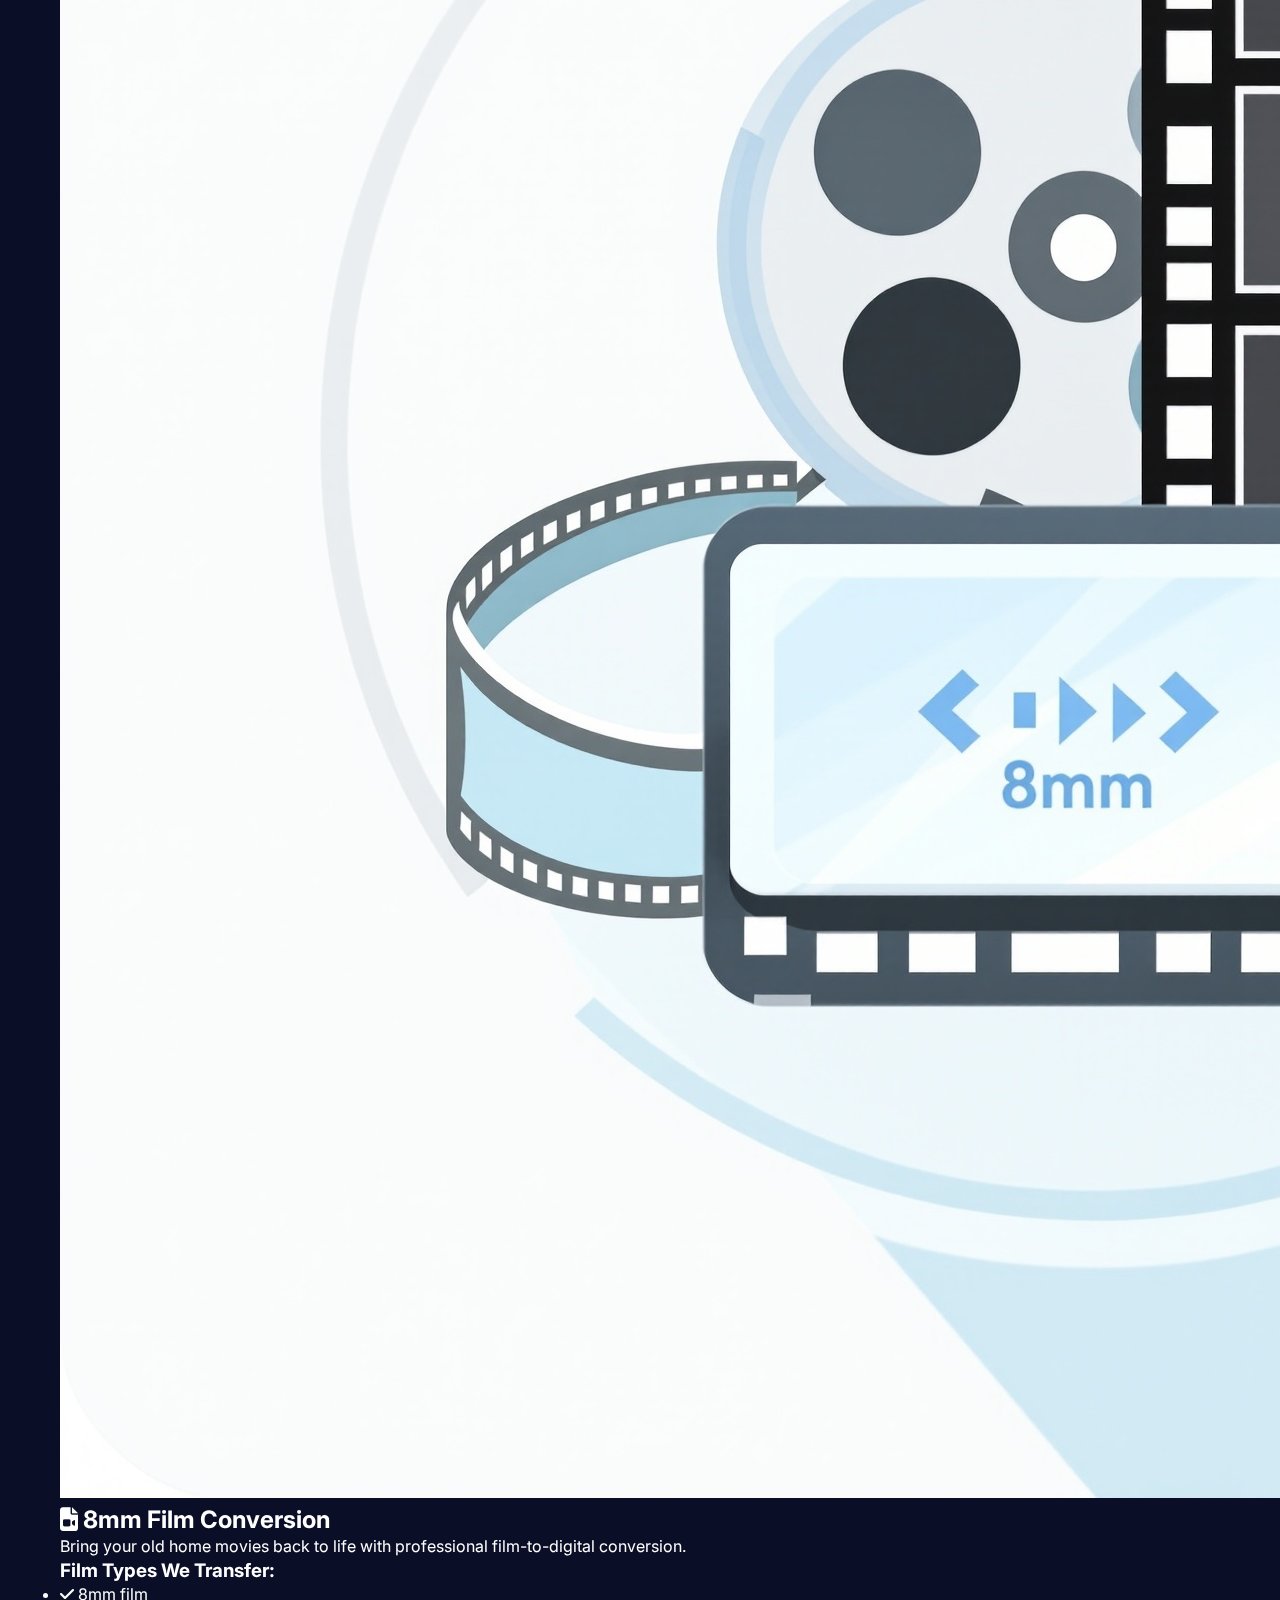
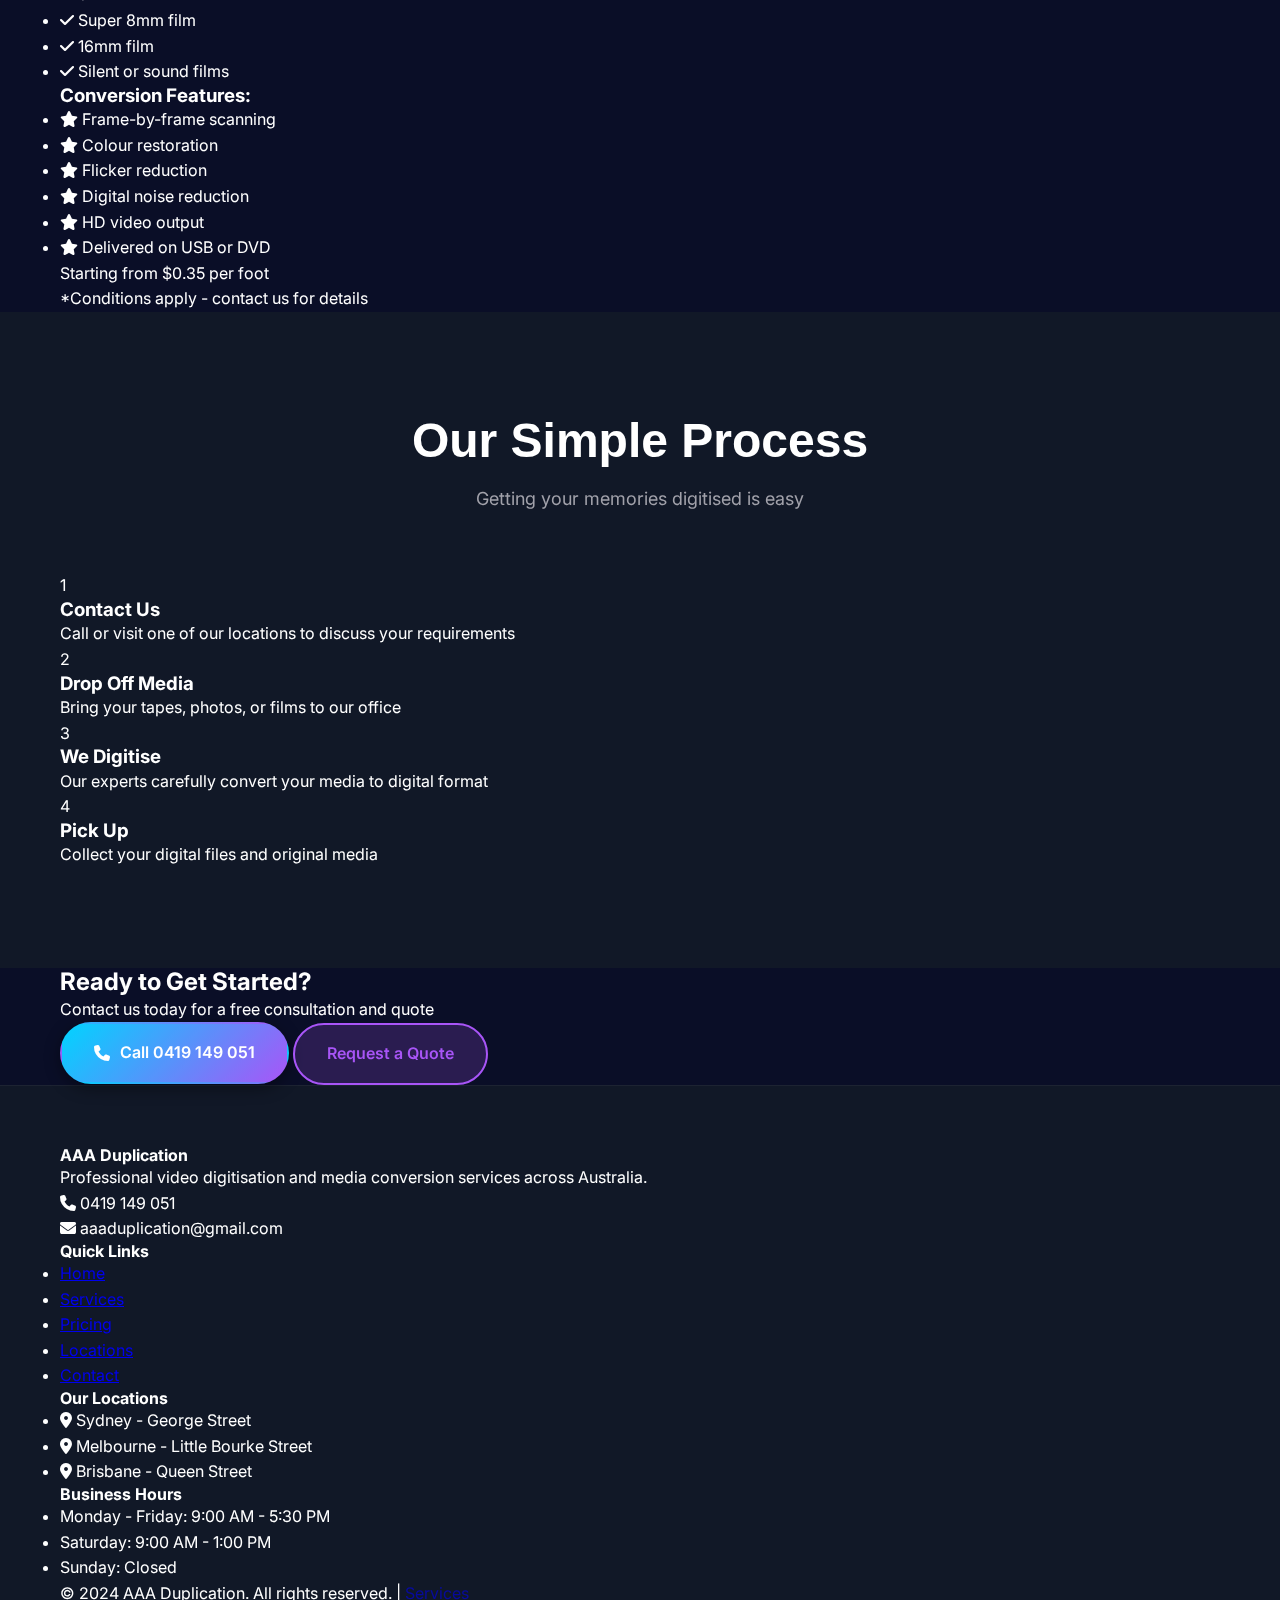
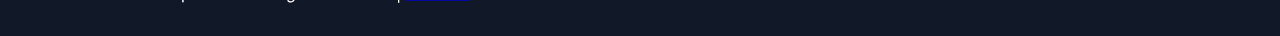
<file: services.html>
<!DOCTYPE html>
<html lang="en">
<head>
    <meta charset="UTF-8">
    <meta name="viewport" content="width=device-width, initial-scale=1.0">
    
    <!-- SEO Meta Tags -->
    <meta name="description" content="Video digitisation services: VHS, Video8, Hi8, MiniDV, Betamax conversion. Photo scanning, slide & negative digitisation, 8mm film transfer. Professional media conversion Sydney, Melbourne, Brisbane.">
    <meta name="keywords" content="VHS to digital conversion, Video8 digitisation, Hi8 transfer, MiniDV conversion, Betamax transfer, photo scanning service, slide scanning, negative digitisation, 8mm film transfer, Super 8 conversion, 16mm film digitisation, video tape conversion services, cassette to digital">
    <meta name="robots" content="index, follow">
    <link rel="canonical" href="https://aaaduplication.com/services.html">
    
    <!-- Open Graph Meta Tags -->
    <meta property="og:title" content="Video Digitisation Services | VHS, Photo, Slide & Film Conversion">
    <meta property="og:description" content="Professional video tape, photo, slide, and film digitisation services. All formats supported. Expert conversion across Australia.">
    <meta property="og:type" content="website">
    <meta property="og:url" content="https://aaaduplication.com/services.html">
    
    <title>Video Digitisation Services | VHS Photo Slide Film Conversion | AAA Duplication</title>
    
    <link rel="stylesheet" href="css/style.css">
    <link href="https://fonts.googleapis.com/css2?family=Inter:wght@300;400;500;600;700&display=swap" rel="stylesheet">
    <link rel="stylesheet" href="https://cdn.jsdelivr.net/npm/@fortawesome/fontawesome-free@6.4.0/css/all.min.css">
</head>
<body>
    <!-- Navigation -->
    <nav class="navbar">
        <div class="container">
            <div class="nav-wrapper">
                <div class="logo">
                    <a href="index.html">AAA Duplication</a>
                </div>
                <button class="mobile-menu-toggle" aria-label="Toggle menu">
                    <span></span>
                    <span></span>
                    <span></span>
                </button>
                <ul class="nav-menu">
                    <li><a href="index.html">Home</a></li>
                    <li><a href="services.html" class="active">Services</a></li>
                    <li><a href="pricing.html">Pricing</a></li>
                    <li><a href="locations.html">Locations</a></li>
                    <li><a href="contact.html">Contact</a></li>
                </ul>
            </div>
        </div>
    </nav>

    <!-- Page Header -->
    <section class="page-header">
        <div class="container">
            <h1>Our Services</h1>
            <p>Professional digitisation solutions for all your media preservation needs</p>
        </div>
    </section>

    <!-- Services Detail Section -->
    <section class="services-detail">
        <div class="container">
            <!-- Video Cassette Service -->
            <div class="service-detail-card">
                <div class="service-detail-image">
                    <img src="images/service-video.jpeg" alt="Video Cassette Digitisation">
                </div>
                <div class="service-detail-content">
                    <h2><i class="fas fa-video"></i> Video Cassette Digitisation</h2>
                    <p class="service-lead">Transform your old video cassettes into high-quality digital files that will last forever.</p>
                    
                    <h3>Formats We Convert:</h3>
                    <ul class="format-list">
                        <li><i class="fas fa-check"></i> VHS (Video Home System)</li>
                        <li><i class="fas fa-check"></i> VHS-C (VHS Compact)</li>
                        <li><i class="fas fa-check"></i> Video8</li>
                        <li><i class="fas fa-check"></i> Hi8</li>
                        <li><i class="fas fa-check"></i> Digital8</li>
                        <li><i class="fas fa-check"></i> MiniDV</li>
                        <li><i class="fas fa-check"></i> Betamax</li>
                    </ul>

                    <h3>What You Get:</h3>
                    <ul class="benefits-list">
                        <li><i class="fas fa-star"></i> High-quality digital MP4 files</li>
                        <li><i class="fas fa-star"></i> Delivered on USB drive or cloud download</li>
                        <li><i class="fas fa-star"></i> Optional DVD copies available</li>
                        <li><i class="fas fa-star"></i> Professional colour correction</li>
                        <li><i class="fas fa-star"></i> Audio enhancement included</li>
                    </ul>

                    <div class="service-pricing">
                        <p class="price">Starting from <span>$35.00</span> per cassette</p>
                        <p class="discount">10% discount for 10 or more cassettes</p>
                    </div>
                </div>
            </div>

            <!-- Photo Scanning Service -->
            <div class="service-detail-card reverse">
                <div class="service-detail-image">
                    <img src="images/service-photo.jpeg" alt="Photo Scanning">
                </div>
                <div class="service-detail-content">
                    <h2><i class="fas fa-image"></i> Photo Scanning</h2>
                    <p class="service-lead">Digitise your precious photographs with high-resolution scanning that captures every detail.</p>
                    
                    <h3>Photo Types We Scan:</h3>
                    <ul class="format-list">
                        <li><i class="fas fa-check"></i> Standard photos (all sizes)</li>
                        <li><i class="fas fa-check"></i> Vintage photographs</li>
                        <li><i class="fas fa-check"></i> Polaroids</li>
                        <li><i class="fas fa-check"></i> Photo albums (loose or bound)</li>
                        <li><i class="fas fa-check"></i> Damaged or faded photos</li>
                    </ul>

                    <h3>Service Features:</h3>
                    <ul class="benefits-list">
                        <li><i class="fas fa-star"></i> High-resolution scanning (300-600 DPI)</li>
                        <li><i class="fas fa-star"></i> Colour correction and restoration</li>
                        <li><i class="fas fa-star"></i> Dust and scratch removal</li>
                        <li><i class="fas fa-star"></i> Digital files delivered on USB or cloud</li>
                        <li><i class="fas fa-star"></i> Original photos handled with care</li>
                    </ul>

                    <div class="service-pricing">
                        <p class="price">Starting from <span>$0.49</span> per photo</p>
                    </div>
                </div>
            </div>

            <!-- Slides & Negatives Service -->
            <div class="service-detail-card">
                <div class="service-detail-image">
                    <img src="images/service-slides.jpeg" alt="Slides and Negatives">
                </div>
                <div class="service-detail-content">
                    <h2><i class="fas fa-film"></i> Slides & Negatives Digitisation</h2>
                    <p class="service-lead">Convert your 35mm slides and negatives to beautiful digital images.</p>
                    
                    <h3>Formats We Handle:</h3>
                    <ul class="format-list">
                        <li><i class="fas fa-check"></i> 35mm slides (mounted and unmounted)</li>
                        <li><i class="fas fa-check"></i> 35mm negatives (colour and B&W)</li>
                        <li><i class="fas fa-check"></i> Medium format slides</li>
                        <li><i class="fas fa-check"></i> APS negatives</li>
                        <li><i class="fas fa-check"></i> Slide carousels</li>
                    </ul>

                    <h3>Professional Process:</h3>
                    <ul class="benefits-list">
                        <li><i class="fas fa-star"></i> High-resolution scanning</li>
                        <li><i class="fas fa-star"></i> Colour balancing and enhancement</li>
                        <li><i class="fas fa-star"></i> Dust and scratch removal</li>
                        <li><i class="fas fa-star"></i> JPEG or TIFF output options</li>
                        <li><i class="fas fa-star"></i> Organized and labeled files</li>
                    </ul>

                    <div class="service-pricing">
                        <p class="price">Starting from <span>$0.99</span> per frame</p>
                    </div>
                </div>
            </div>

            <!-- 8mm Film Service -->
            <div class="service-detail-card reverse">
                <div class="service-detail-image">
                    <img src="images/service-film.jpeg" alt="8mm Film Conversion">
                </div>
                <div class="service-detail-content">
                    <h2><i class="fas fa-file-video"></i> 8mm Film Conversion</h2>
                    <p class="service-lead">Bring your old home movies back to life with professional film-to-digital conversion.</p>
                    
                    <h3>Film Types We Transfer:</h3>
                    <ul class="format-list">
                        <li><i class="fas fa-check"></i> 8mm film</li>
                        <li><i class="fas fa-check"></i> Super 8mm film</li>
                        <li><i class="fas fa-check"></i> 16mm film</li>
                        <li><i class="fas fa-check"></i> Silent or sound films</li>
                    </ul>

                    <h3>Conversion Features:</h3>
                    <ul class="benefits-list">
                        <li><i class="fas fa-star"></i> Frame-by-frame scanning</li>
                        <li><i class="fas fa-star"></i> Colour restoration</li>
                        <li><i class="fas fa-star"></i> Flicker reduction</li>
                        <li><i class="fas fa-star"></i> Digital noise reduction</li>
                        <li><i class="fas fa-star"></i> HD video output</li>
                        <li><i class="fas fa-star"></i> Delivered on USB or DVD</li>
                    </ul>

                    <div class="service-pricing">
                        <p class="price">Starting from <span>$0.35</span> per foot</p>
                        <p class="note">*Conditions apply - contact us for details</p>
                    </div>
                </div>
            </div>
        </div>
    </section>

    <!-- Process Section -->
    <section class="process-section">
        <div class="container">
            <div class="section-header">
                <h2>Our Simple Process</h2>
                <p>Getting your memories digitised is easy</p>
            </div>
            <div class="process-grid">
                <div class="process-step">
                    <div class="step-number">1</div>
                    <h3>Contact Us</h3>
                    <p>Call or visit one of our locations to discuss your requirements</p>
                </div>
                <div class="process-step">
                    <div class="step-number">2</div>
                    <h3>Drop Off Media</h3>
                    <p>Bring your tapes, photos, or films to our office</p>
                </div>
                <div class="process-step">
                    <div class="step-number">3</div>
                    <h3>We Digitise</h3>
                    <p>Our experts carefully convert your media to digital format</p>
                </div>
                <div class="process-step">
                    <div class="step-number">4</div>
                    <h3>Pick Up</h3>
                    <p>Collect your digital files and original media</p>
                </div>
            </div>
        </div>
    </section>

    <!-- CTA Section -->
    <section class="cta-section">
        <div class="container">
            <div class="cta-content">
                <h2>Ready to Get Started?</h2>
                <p>Contact us today for a free consultation and quote</p>
                <div class="cta-buttons">
                    <a href="tel:0419149051" class="btn btn-primary">
                        <i class="fas fa-phone"></i> Call 0419 149 051
                    </a>
                    <a href="contact.html" class="btn btn-secondary">Request a Quote</a>
                </div>
            </div>
        </div>
    </section>

    <!-- Footer -->
    <footer class="footer">
        <div class="container">
            <div class="footer-grid">
                <div class="footer-col">
                    <h4>AAA Duplication</h4>
                    <p>Professional video digitisation and media conversion services across Australia.</p>
                    <div class="contact-info">
                        <p><i class="fas fa-phone"></i> 0419 149 051</p>
                        <p><i class="fas fa-envelope"></i> aaaduplication@gmail.com</p>
                    </div>
                </div>
                <div class="footer-col">
                    <h4>Quick Links</h4>
                    <ul>
                        <li><a href="index.html">Home</a></li>
                        <li><a href="services.html">Services</a></li>
                        <li><a href="pricing.html">Pricing</a></li>
                        <li><a href="locations.html">Locations</a></li>
                        <li><a href="contact.html">Contact</a></li>
                    </ul>
                </div>
                <div class="footer-col">
                    <h4>Our Locations</h4>
                    <ul>
                        <li><i class="fas fa-map-marker-alt"></i> Sydney - George Street</li>
                        <li><i class="fas fa-map-marker-alt"></i> Melbourne - Little Bourke Street</li>
                        <li><i class="fas fa-map-marker-alt"></i> Brisbane - Queen Street</li>
                    </ul>
                </div>
                <div class="footer-col">
                    <h4>Business Hours</h4>
                    <ul>
                        <li>Monday - Friday: 9:00 AM - 5:30 PM</li>
                        <li>Saturday: 9:00 AM - 1:00 PM</li>
                        <li>Sunday: Closed</li>
                    </ul>
                </div>
            </div>
            <div class="footer-bottom">
                <p>&copy; 2024 AAA Duplication. All rights reserved. | <a href="https://www.nationalvideo.com.au" target="_blank" rel="noopener" style="opacity: 0.6;">Services</a></p>
            </div>
        </div>
    </footer>

    <script src="js/main.js"></script>
</body>
</html>
</file>
<file: css/style.css>
/* ============================================
   Global Styles & Variables
   ============================================ */

:root {
    /* Colors */
    --primary-bg: #0a0e27;
    --secondary-bg: #111827;
    --card-bg: rgba(17, 24, 39, 0.8);
    --accent-blue: #00d4ff;
    --accent-purple: #a855f7;
    --accent-pink: #ec4899;
    --neon-blue: #00f0ff;
    --neon-purple: #b94eff;
    --neon-pink: #ff006e;
    --text-primary: #ffffff;
    --text-secondary: #a1a1aa;
    --text-muted: #71717a;
    
    /* Gradients */
    --gradient-primary: linear-gradient(135deg, var(--accent-blue), var(--accent-purple));
    --gradient-neon: linear-gradient(135deg, var(--neon-blue), var(--neon-purple), var(--neon-pink));
    --gradient-dark: linear-gradient(180deg, var(--primary-bg), var(--secondary-bg));
    
    /* Shadows */
    --shadow-sm: 0 2px 8px rgba(0, 0, 0, 0.3);
    --shadow-md: 0 4px 16px rgba(0, 0, 0, 0.4);
    --shadow-lg: 0 8px 32px rgba(0, 0, 0, 0.5);
    --glow-blue: 0 0 20px rgba(0, 212, 255, 0.5), 0 0 40px rgba(0, 212, 255, 0.3);
    --glow-purple: 0 0 20px rgba(168, 85, 247, 0.5), 0 0 40px rgba(168, 85, 247, 0.3);
    
    /* Fonts */
    --font-primary: 'Inter', sans-serif;
    --font-display: 'Orbitron', sans-serif;
    
    /* Transitions */
    --transition-fast: 0.2s ease;
    --transition-normal: 0.3s ease;
    --transition-slow: 0.5s ease;
}

* {
    margin: 0;
    padding: 0;
    box-sizing: border-box;
}

html {
    scroll-behavior: smooth;
}

body {
    font-family: var(--font-primary);
    background: var(--primary-bg);
    color: var(--text-primary);
    line-height: 1.6;
    overflow-x: hidden;
}

body::before {
    content: '';
    position: fixed;
    top: 0;
    left: 0;
    width: 100%;
    height: 100%;
    background: url('../images/texture-bg.jpeg') center/cover;
    opacity: 0.03;
    z-index: -1;
    pointer-events: none;
}

.container {
    max-width: 1200px;
    margin: 0 auto;
    padding: 0 20px;
}

/* ============================================
   Typography
   ============================================ */

h1, h2, h3, h4, h5, h6 {
    font-weight: 700;
    line-height: 1.2;
}

.gradient-text {
    background: var(--gradient-neon);
    -webkit-background-clip: text;
    -webkit-text-fill-color: transparent;
    background-clip: text;
    animation: gradientShift 3s ease infinite;
}

@keyframes gradientShift {
    0%, 100% { filter: hue-rotate(0deg); }
    50% { filter: hue-rotate(30deg); }
}

/* ============================================
   Navigation
   ============================================ */

.navbar {
    position: fixed;
    top: 0;
    left: 0;
    width: 100%;
    background: rgba(10, 14, 39, 0.9);
    backdrop-filter: blur(10px);
    z-index: 1000;
    border-bottom: 1px solid rgba(255, 255, 255, 0.1);
    transition: all var(--transition-normal);
}

.navbar.scrolled {
    background: rgba(10, 14, 39, 0.95);
    box-shadow: var(--shadow-md);
}

.nav-content {
    display: flex;
    justify-content: space-between;
    align-items: center;
    padding: 20px 0;
}

.logo {
    display: flex;
    align-items: center;
    gap: 10px;
    font-family: var(--font-display);
    font-size: 24px;
    font-weight: 700;
    color: var(--text-primary);
    text-decoration: none;
    transition: all var(--transition-normal);
}

.logo i {
    font-size: 32px;
    background: var(--gradient-neon);
    -webkit-background-clip: text;
    -webkit-text-fill-color: transparent;
    animation: spin 10s linear infinite;
}

@keyframes spin {
    from { transform: rotate(0deg); }
    to { transform: rotate(360deg); }
}

.logo:hover {
    transform: scale(1.05);
}

.nav-links {
    display: flex;
    list-style: none;
    gap: 30px;
    align-items: center;
}

.nav-links a {
    color: var(--text-secondary);
    text-decoration: none;
    font-weight: 500;
    transition: all var(--transition-fast);
    position: relative;
}

.nav-links a::after {
    content: '';
    position: absolute;
    bottom: -5px;
    left: 0;
    width: 0;
    height: 2px;
    background: var(--gradient-primary);
    transition: width var(--transition-normal);
}

.nav-links a:hover,
.nav-links a.active {
    color: var(--text-primary);
}

.nav-links a:hover::after,
.nav-links a.active::after {
    width: 100%;
}

.nav-cta {
    padding: 10px 20px;
    background: var(--gradient-primary);
    border-radius: 25px;
    color: white !important;
    font-weight: 600;
    display: flex;
    align-items: center;
    gap: 8px;
    transition: all var(--transition-normal);
}

.nav-cta::after {
    display: none;
}

.nav-cta:hover {
    transform: translateY(-2px);
    box-shadow: var(--glow-blue);
}

.mobile-menu-toggle {
    display: none;
    flex-direction: column;
    gap: 6px;
    cursor: pointer;
}

.mobile-menu-toggle span {
    width: 25px;
    height: 3px;
    background: var(--text-primary);
    border-radius: 2px;
    transition: all var(--transition-normal);
}

/* ============================================
   Hero Section
   ============================================ */

.hero {
    position: relative;
    min-height: 100vh;
    display: flex;
    align-items: center;
    justify-content: center;
    padding: 120px 0 80px;
    overflow: hidden;
}

.hero-bg {
    position: absolute;
    top: 0;
    left: 0;
    width: 100%;
    height: 100%;
    z-index: 0;
}

.hero-bg img {
    width: 100%;
    height: 100%;
    object-fit: cover;
    opacity: 0.2;
}

.hero-overlay {
    position: absolute;
    top: 0;
    left: 0;
    width: 100%;
    height: 100%;
    background: radial-gradient(circle at center, transparent 0%, var(--primary-bg) 100%);
}

.hero-content {
    position: relative;
    z-index: 1;
    text-align: center;
    max-width: 900px;
    margin: 0 auto;
}

.hero-badge {
    display: inline-flex;
    align-items: center;
    gap: 8px;
    padding: 8px 20px;
    background: rgba(255, 255, 255, 0.05);
    border: 1px solid rgba(255, 255, 255, 0.1);
    border-radius: 25px;
    font-size: 14px;
    font-weight: 600;
    color: var(--accent-blue);
    margin-bottom: 30px;
    backdrop-filter: blur(10px);
}

.hero-badge i {
    color: var(--neon-pink);
    animation: pulse 2s ease-in-out infinite;
}

@keyframes pulse {
    0%, 100% { opacity: 1; transform: scale(1); }
    50% { opacity: 0.7; transform: scale(1.1); }
}

.hero-title {
    font-family: var(--font-display);
    font-size: clamp(40px, 8vw, 80px);
    font-weight: 900;
    margin-bottom: 20px;
    line-height: 1.1;
    text-transform: uppercase;
    letter-spacing: 2px;
}

.hero-subtitle {
    font-size: clamp(20px, 3vw, 28px);
    color: var(--text-secondary);
    margin-bottom: 20px;
    font-weight: 300;
}

.hero-description {
    font-size: 18px;
    color: var(--text-secondary);
    line-height: 1.8;
    margin-bottom: 40px;
    max-width: 700px;
    margin-left: auto;
    margin-right: auto;
}

.album-preview {
    max-width: 400px;
    margin: 40px auto;
    position: relative;
}

.album-preview img {
    width: 100%;
    border-radius: 20px;
    box-shadow: var(--shadow-lg);
    transition: all var(--transition-slow);
}

.album-preview:hover img {
    transform: scale(1.05) rotate(2deg);
}

.album-glow {
    position: absolute;
    top: 50%;
    left: 50%;
    transform: translate(-50%, -50%);
    width: 100%;
    height: 100%;
    background: var(--gradient-neon);
    border-radius: 20px;
    opacity: 0;
    filter: blur(40px);
    transition: opacity var(--transition-slow);
    z-index: -1;
}

.album-preview:hover .album-glow {
    opacity: 0.6;
}

/* ============================================
   Buttons
   ============================================ */

.btn-primary, .btn-secondary, .btn-outline {
    display: inline-flex;
    align-items: center;
    gap: 10px;
    padding: 16px 32px;
    border-radius: 50px;
    font-weight: 600;
    font-size: 16px;
    text-decoration: none;
    transition: all var(--transition-normal);
    cursor: pointer;
    border: 2px solid transparent;
}

.btn-primary {
    background: var(--gradient-primary);
    color: white;
    box-shadow: var(--shadow-md);
}

.btn-primary:hover {
    transform: translateY(-3px);
    box-shadow: var(--glow-blue);
}

.btn-large {
    padding: 20px 40px;
    font-size: 18px;
}

.pulse-animation {
    animation: buttonPulse 2s ease-in-out infinite;
}

@keyframes buttonPulse {
    0%, 100% { box-shadow: var(--shadow-md); }
    50% { box-shadow: 0 0 30px rgba(0, 212, 255, 0.6); }
}

.btn-secondary {
    background: rgba(168, 85, 247, 0.2);
    border-color: var(--accent-purple);
    color: var(--accent-purple);
}

.btn-secondary:hover {
    background: var(--accent-purple);
    color: white;
    transform: translateY(-3px);
    box-shadow: var(--glow-purple);
}

.btn-outline {
    background: transparent;
    border-color: var(--accent-blue);
    color: var(--accent-blue);
}

.btn-outline:hover {
    background: var(--accent-blue);
    color: var(--primary-bg);
    transform: translateY(-3px);
}

.cta-container {
    margin: 40px 0;
}

.free-notice {
    display: flex;
    align-items: center;
    justify-content: center;
    gap: 8px;
    margin-top: 20px;
    font-size: 14px;
    color: var(--accent-purple);
    font-weight: 600;
}

.free-notice i {
    color: var(--neon-pink);
}

/* ============================================
   Album Info
   ============================================ */

.album-info {
    display: grid;
    grid-template-columns: repeat(auto-fit, minmax(200px, 1fr));
    gap: 30px;
    margin-top: 60px;
    padding: 40px;
    background: rgba(255, 255, 255, 0.02);
    border: 1px solid rgba(255, 255, 255, 0.05);
    border-radius: 20px;
    backdrop-filter: blur(10px);
}

.info-item {
    display: flex;
    align-items: center;
    gap: 15px;
}

.info-item i {
    font-size: 32px;
    background: var(--gradient-primary);
    -webkit-background-clip: text;
    -webkit-text-fill-color: transparent;
}

.info-item div {
    display: flex;
    flex-direction: column;
}

.info-label {
    font-size: 12px;
    color: var(--text-muted);
    text-transform: uppercase;
    letter-spacing: 1px;
}

.info-value {
    font-size: 18px;
    font-weight: 600;
    color: var(--text-primary);
}

/* ============================================
   Scroll Indicator
   ============================================ */

.scroll-indicator {
    position: absolute;
    bottom: 40px;
    left: 50%;
    transform: translateX(-50%);
    display: flex;
    flex-direction: column;
    align-items: center;
    gap: 10px;
    color: var(--text-muted);
    font-size: 12px;
    text-transform: uppercase;
    letter-spacing: 2px;
}

.mouse {
    width: 24px;
    height: 40px;
    border: 2px solid var(--accent-blue);
    border-radius: 12px;
    position: relative;
}

.mouse::before {
    content: '';
    position: absolute;
    top: 8px;
    left: 50%;
    transform: translateX(-50%);
    width: 3px;
    height: 8px;
    background: var(--accent-blue);
    border-radius: 2px;
    animation: mouseScroll 1.5s ease-in-out infinite;
}

@keyframes mouseScroll {
    0% { opacity: 1; top: 8px; }
    100% { opacity: 0; top: 20px; }
}

/* ============================================
   Features Section
   ============================================ */

.features {
    padding: 100px 0;
    background: var(--secondary-bg);
    position: relative;
}

.section-header {
    text-align: center;
    margin-bottom: 60px;
}

.section-header h2 {
    font-size: clamp(32px, 5vw, 48px);
    font-family: var(--font-display);
    margin-bottom: 15px;
}

.section-header p {
    font-size: 18px;
    color: var(--text-secondary);
}

.features-grid {
    display: grid;
    grid-template-columns: repeat(auto-fit, minmax(300px, 1fr));
    gap: 40px;
}

.feature-card {
    padding: 40px;
    background: var(--card-bg);
    border: 1px solid rgba(255, 255, 255, 0.05);
    border-radius: 20px;
    text-align: center;
    transition: all var(--transition-normal);
    backdrop-filter: blur(10px);
}

.feature-card:hover {
    transform: translateY(-10px);
    border-color: var(--accent-blue);
    box-shadow: 0 10px 40px rgba(0, 212, 255, 0.2);
}

.feature-icon {
    width: 80px;
    height: 80px;
    margin: 0 auto 25px;
    background: var(--gradient-primary);
    border-radius: 50%;
    display: flex;
    align-items: center;
    justify-content: center;
    font-size: 36px;
    color: white;
}

.feature-card h3 {
    font-size: 24px;
    margin-bottom: 15px;
    color: var(--text-primary);
}

.feature-card p {
    color: var(--text-secondary);
    line-height: 1.8;
}

/* ============================================
   Community Section
   ============================================ */

.community {
    padding: 100px 0;
    position: relative;
}

.community-content {
    display: grid;
    grid-template-columns: 1fr 1fr;
    gap: 60px;
    align-items: center;
}

.community-text h2 {
    font-size: clamp(32px, 5vw, 48px);
    font-family: var(--font-display);
    margin-bottom: 25px;
}

.community-text p {
    font-size: 18px;
    color: var(--text-secondary);
    line-height: 1.8;
    margin-bottom: 20px;
}

.community-text p a {
    color: var(--accent-blue);
    text-decoration: none;
    font-weight: 600;
    transition: color var(--transition-fast);
}

.community-text p a:hover {
    color: var(--neon-blue);
}

.community-stats {
    display: grid;
    gap: 20px;
}

.stat-card {
    padding: 30px;
    background: var(--card-bg);
    border: 1px solid rgba(255, 255, 255, 0.05);
    border-radius: 15px;
    display: flex;
    align-items: center;
    gap: 20px;
    transition: all var(--transition-normal);
}

.stat-card:hover {
    border-color: var(--accent-purple);
    transform: translateX(10px);
}

.stat-card i {
    font-size: 48px;
    background: var(--gradient-primary);
    -webkit-background-clip: text;
    -webkit-text-fill-color: transparent;
}

.stat-card h3 {
    font-size: 20px;
    margin-bottom: 5px;
}

.stat-card p {
    color: var(--text-muted);
    font-size: 14px;
}

/* ============================================
   Curator Section
   ============================================ */

.curator {
    padding: 100px 0;
    background: var(--secondary-bg);
}

.curator-content {
    display: grid;
    grid-template-columns: 1fr 1.5fr;
    gap: 60px;
    align-items: center;
}

.curator-image {
    position: relative;
    max-width: 400px;
    margin: 0 auto;
}

.curator-image img {
    width: 100%;
    border-radius: 20px;
    box-shadow: var(--shadow-lg);
}

.curator-glow {
    position: absolute;
    top: 50%;
    left: 50%;
    transform: translate(-50%, -50%);
    width: 100%;
    height: 100%;
    background: var(--gradient-neon);
    border-radius: 20px;
    filter: blur(50px);
    opacity: 0.4;
    z-index: -1;
}

.curator-label {
    display: block;
    font-size: 14px;
    color: var(--accent-blue);
    text-transform: uppercase;
    letter-spacing: 2px;
    margin-bottom: 10px;
    font-weight: 600;
}

.curator-info h2 {
    font-size: clamp(36px, 5vw, 54px);
    font-family: var(--font-display);
    margin-bottom: 25px;
}

.curator-info p {
    font-size: 18px;
    color: var(--text-secondary);
    line-height: 1.8;
    margin-bottom: 30px;
}

/* ============================================
   Final CTA Section
   ============================================ */

.final-cta {
    padding: 100px 0;
    position: relative;
    overflow: hidden;
}

.final-cta::before {
    content: '';
    position: absolute;
    top: -50%;
    left: -50%;
    width: 200%;
    height: 200%;
    background: radial-gradient(circle, rgba(0, 212, 255, 0.1) 0%, transparent 70%);
    animation: rotate 20s linear infinite;
}

@keyframes rotate {
    from { transform: rotate(0deg); }
    to { transform: rotate(360deg); }
}

.final-cta-content {
    position: relative;
    text-align: center;
    z-index: 1;
}

.final-cta-content h2 {
    font-size: clamp(32px, 5vw, 48px);
    font-family: var(--font-display);
    margin-bottom: 20px;
}

.final-cta-content p {
    font-size: 20px;
    color: var(--text-secondary);
    margin-bottom: 40px;
}

.social-links {
    display: flex;
    justify-content: center;
    gap: 20px;
    margin-top: 40px;
}

.social-links a {
    width: 50px;
    height: 50px;
    display: flex;
    align-items: center;
    justify-content: center;
    background: rgba(255, 255, 255, 0.05);
    border: 1px solid rgba(255, 255, 255, 0.1);
    border-radius: 50%;
    color: var(--text-secondary);
    font-size: 20px;
    transition: all var(--transition-normal);
}

.social-links a:hover {
    background: var(--gradient-primary);
    color: white;
    transform: translateY(-5px);
    box-shadow: var(--glow-blue);
}

/* ============================================
   Special Thanks Section
   ============================================ */

.special-thanks {
    padding: 40px 0;
    background: var(--primary-bg);
    border-top: 1px solid rgba(255, 255, 255, 0.03);
}

.thanks-content {
    text-align: center;
}

.thanks-content p {
    font-size: 13px;
    color: var(--text-muted);
    margin: 0;
}

.thanks-content a {
    color: var(--text-secondary);
    text-decoration: none;
    transition: color var(--transition-fast);
    font-weight: 500;
}

.thanks-content a:hover {
    color: var(--accent-blue);
}

/* ============================================
   Footer
   ============================================ */

.footer {
    padding: 60px 0 30px;
    background: var(--secondary-bg);
    border-top: 1px solid rgba(255, 255, 255, 0.05);
}

.footer-content {
    text-align: center;
}

.footer-logo {
    display: inline-flex;
    align-items: center;
    gap: 10px;
    font-family: var(--font-display);
    font-size: 24px;
    font-weight: 700;
    color: var(--text-primary);
    margin-bottom: 30px;
}

.footer-logo i {
    font-size: 32px;
    background: var(--gradient-neon);
    -webkit-background-clip: text;
    -webkit-text-fill-color: transparent;
}

.footer-links {
    display: flex;
    justify-content: center;
    gap: 30px;
    margin-bottom: 30px;
    flex-wrap: wrap;
}

.footer-links a {
    color: var(--text-secondary);
    text-decoration: none;
    transition: color var(--transition-fast);
}

.footer-links a:hover {
    color: var(--accent-blue);
}

.footer-text {
    color: var(--text-muted);
    font-size: 14px;
    line-height: 1.8;
}

/* ============================================
   About Page Styles
   ============================================ */

.about-hero {
    padding: 150px 0 80px;
    text-align: center;
    background: var(--gradient-dark);
}

.breadcrumb {
    display: flex;
    align-items: center;
    justify-content: center;
    gap: 10px;
    margin-bottom: 30px;
    font-size: 14px;
    color: var(--text-muted);
}

.breadcrumb a {
    color: var(--accent-blue);
    text-decoration: none;
    transition: color var(--transition-fast);
}

.breadcrumb a:hover {
    color: var(--neon-blue);
}

.page-title {
    font-size: clamp(40px, 8vw, 72px);
    font-family: var(--font-display);
    margin-bottom: 20px;
}

.page-subtitle {
    font-size: 20px;
    color: var(--text-secondary);
    max-width: 700px;
    margin: 0 auto;
}

.profile-section {
    padding: 100px 0;
}

.profile-grid {
    display: grid;
    grid-template-columns: 1fr 1.5fr;
    gap: 60px;
    align-items: start;
}

.profile-image-container {
    position: sticky;
    top: 120px;
}

.profile-image {
    position: relative;
    border-radius: 20px;
    overflow: hidden;
    box-shadow: var(--shadow-lg);
}

.profile-image img {
    width: 100%;
    display: block;
}

.profile-glow {
    position: absolute;
    top: 50%;
    left: 50%;
    transform: translate(-50%, -50%);
    width: 100%;
    height: 100%;
    background: var(--gradient-neon);
    filter: blur(60px);
    opacity: 0.5;
    z-index: -1;
}

.profile-badge {
    margin-top: 20px;
    padding: 15px 25px;
    background: var(--card-bg);
    border: 1px solid rgba(255, 255, 255, 0.1);
    border-radius: 15px;
    display: flex;
    align-items: center;
    justify-content: center;
    gap: 10px;
    font-weight: 600;
}

.profile-badge i {
    color: var(--accent-blue);
    font-size: 20px;
}

.profile-content h2 {
    font-size: clamp(32px, 5vw, 48px);
    font-family: var(--font-display);
    margin-bottom: 30px;
}

.lead-text {
    font-size: 20px;
    color: var(--text-secondary);
    line-height: 1.8;
    margin-bottom: 40px;
}

.profile-highlights {
    display: flex;
    flex-direction: column;
    gap: 30px;
}

.highlight-item {
    display: flex;
    gap: 20px;
    padding: 30px;
    background: var(--card-bg);
    border: 1px solid rgba(255, 255, 255, 0.05);
    border-radius: 15px;
    transition: all var(--transition-normal);
}

.highlight-item:hover {
    border-color: var(--accent-blue);
    transform: translateX(10px);
}

.highlight-item i {
    font-size: 32px;
    background: var(--gradient-primary);
    -webkit-background-clip: text;
    -webkit-text-fill-color: transparent;
    flex-shrink: 0;
}

.highlight-item h3 {
    font-size: 22px;
    margin-bottom: 10px;
}

.highlight-item p {
    color: var(--text-secondary);
    line-height: 1.8;
}

.process-section {
    padding: 100px 0;
    background: var(--secondary-bg);
}

.process-timeline {
    max-width: 900px;
    margin: 0 auto;
    display: flex;
    flex-direction: column;
    gap: 40px;
}

.timeline-item {
    display: grid;
    grid-template-columns: 80px 1fr;
    gap: 30px;
}

.timeline-icon {
    width: 80px;
    height: 80px;
    background: var(--gradient-primary);
    border-radius: 50%;
    display: flex;
    align-items: center;
    justify-content: center;
    font-size: 32px;
    color: white;
    box-shadow: var(--glow-blue);
}

.timeline-content h3 {
    font-size: 24px;
    margin-bottom: 15px;
}

.timeline-content p {
    color: var(--text-secondary);
    line-height: 1.8;
}

.timeline-content a {
    color: var(--accent-blue);
    text-decoration: none;
    transition: color var(--transition-fast);
}

.timeline-content a:hover {
    color: var(--neon-blue);
}

.philosophy-section {
    padding: 100px 0;
}

.philosophy-content {
    max-width: 1000px;
    margin: 0 auto;
}

.section-label {
    display: block;
    font-size: 14px;
    color: var(--accent-purple);
    text-transform: uppercase;
    letter-spacing: 2px;
    margin-bottom: 15px;
    font-weight: 600;
}

.philosophy-text h2 {
    font-size: clamp(36px, 5vw, 54px);
    font-family: var(--font-display);
    margin-bottom: 40px;
}

blockquote {
    padding: 40px;
    background: var(--card-bg);
    border-left: 4px solid var(--accent-blue);
    border-radius: 15px;
    margin: 40px 0;
    position: relative;
}

blockquote .fa-quote-left {
    font-size: 48px;
    color: var(--accent-blue);
    opacity: 0.2;
    position: absolute;
    top: 20px;
    left: 20px;
}

blockquote p {
    font-size: 20px;
    font-style: italic;
    line-height: 1.8;
    color: var(--text-primary);
    margin-left: 40px;
    margin-bottom: 20px;
}

cite {
    display: block;
    text-align: right;
    color: var(--accent-blue);
    font-style: normal;
    font-weight: 600;
    font-size: 16px;
}

.philosophy-cards {
    display: grid;
    grid-template-columns: repeat(auto-fit, minmax(250px, 1fr));
    gap: 30px;
    margin-top: 60px;
}

.phil-card {
    padding: 40px;
    background: var(--card-bg);
    border: 1px solid rgba(255, 255, 255, 0.05);
    border-radius: 20px;
    text-align: center;
    transition: all var(--transition-normal);
}

.phil-card:hover {
    transform: translateY(-10px);
    border-color: var(--accent-purple);
    box-shadow: 0 10px 40px rgba(168, 85, 247, 0.2);
}

.phil-card i {
    font-size: 48px;
    background: var(--gradient-primary);
    -webkit-background-clip: text;
    -webkit-text-fill-color: transparent;
    display: block;
    margin-bottom: 20px;
}

.phil-card h3 {
    font-size: 22px;
    margin-bottom: 15px;
}

.phil-card p {
    color: var(--text-secondary);
    line-height: 1.8;
}

.community-connection {
    padding: 100px 0;
    background: var(--secondary-bg);
}

.connection-content {
    text-align: center;
    max-width: 800px;
    margin: 0 auto;
}

.connection-content h2 {
    font-size: clamp(36px, 5vw, 54px);
    font-family: var(--font-display);
    margin-bottom: 25px;
}

.connection-content p {
    font-size: 18px;
    color: var(--text-secondary);
    line-height: 1.8;
    margin-bottom: 40px;
}

.connection-actions {
    display: flex;
    justify-content: center;
    gap: 20px;
    flex-wrap: wrap;
    margin-bottom: 40px;
}

.location-badge {
    display: inline-flex;
    align-items: center;
    gap: 10px;
    padding: 15px 30px;
    background: rgba(255, 255, 255, 0.02);
    border: 1px solid rgba(255, 255, 255, 0.1);
    border-radius: 25px;
    font-size: 14px;
    color: var(--text-secondary);
}

.location-badge i {
    color: var(--neon-pink);
}

.back-cta {
    padding: 100px 0;
}

.back-cta-content {
    display: grid;
    grid-template-columns: 1fr 1.5fr;
    gap: 60px;
    align-items: center;
}

.back-cta-album {
    width: 100%;
    border-radius: 20px;
    box-shadow: var(--shadow-lg);
}

.back-cta-text h2 {
    font-size: clamp(32px, 5vw, 48px);
    font-family: var(--font-display);
    margin-bottom: 20px;
}

.back-cta-text p {
    font-size: 18px;
    color: var(--text-secondary);
    margin-bottom: 30px;
}

/* ============================================
   Responsive Design
   ============================================ */

@media (max-width: 968px) {
    .nav-links {
        position: fixed;
        top: 80px;
        right: -100%;
        width: 300px;
        height: calc(100vh - 80px);
        background: rgba(10, 14, 39, 0.98);
        backdrop-filter: blur(20px);
        flex-direction: column;
        padding: 40px;
        transition: right var(--transition-normal);
        border-left: 1px solid rgba(255, 255, 255, 0.1);
    }
    
    .nav-links.active {
        right: 0;
    }
    
    .mobile-menu-toggle {
        display: flex;
    }
    
    .mobile-menu-toggle.active span:nth-child(1) {
        transform: rotate(45deg) translate(8px, 8px);
    }
    
    .mobile-menu-toggle.active span:nth-child(2) {
        opacity: 0;
    }
    
    .mobile-menu-toggle.active span:nth-child(3) {
        transform: rotate(-45deg) translate(7px, -7px);
    }
    
    .community-content,
    .curator-content,
    .profile-grid,
    .back-cta-content {
        grid-template-columns: 1fr;
    }
    
    .album-info {
        grid-template-columns: 1fr;
    }
    
    .profile-image-container {
        position: static;
    }
    
    .timeline-item {
        grid-template-columns: 1fr;
    }
}

@media (max-width: 640px) {
    .hero-title {
        font-size: 36px;
    }
    
    .btn-primary, .btn-secondary, .btn-outline {
        width: 100%;
        justify-content: center;
    }
    
    .album-preview {
        max-width: 300px;
    }
    
    .features-grid {
        grid-template-columns: 1fr;
    }
    
    .connection-actions {
        flex-direction: column;
    }
    
    .connection-actions .btn-primary,
    .connection-actions .btn-secondary,
    .connection-actions .btn-outline {
        width: 100%;
    }
}

/* ============================================
   Achievements Section
   ============================================ */

.achievements-section {
    padding: 100px 0;
    background: var(--secondary-bg);
}

.achievements-grid {
    display: grid;
    gap: 30px;
    max-width: 1000px;
    margin: 0 auto;
}

.achievement-card {
    padding: 40px;
    background: var(--card-bg);
    border: 1px solid rgba(255, 255, 255, 0.05);
    border-radius: 20px;
    backdrop-filter: blur(10px);
    transition: all var(--transition-normal);
}

.achievement-card:hover {
    transform: translateY(-5px);
    border-color: var(--accent-blue);
    box-shadow: 0 10px 40px rgba(0, 212, 255, 0.2);
}

.achievement-icon {
    width: 80px;
    height: 80px;
    background: var(--gradient-primary);
    border-radius: 50%;
    display: flex;
    align-items: center;
    justify-content: center;
    font-size: 36px;
    color: white;
    margin-bottom: 25px;
    box-shadow: var(--glow-blue);
}

.achievement-card h3 {
    font-size: 24px;
    margin-bottom: 20px;
    color: var(--text-primary);
}

.achievement-card p {
    color: var(--text-secondary);
    line-height: 1.8;
    margin-bottom: 15px;
}

.achievement-card p:last-child {
    margin-bottom: 0;
}

.achievement-card strong {
    color: var(--accent-blue);
    font-weight: 600;
}

.achievement-card a {
    color: var(--accent-blue);
    text-decoration: none;
    transition: color var(--transition-fast);
}

.achievement-card a:hover {
    color: var(--neon-blue);
}

.profile-content p {
    color: var(--text-secondary);
    line-height: 1.8;
    margin-bottom: 20px;
    font-size: 16px;
}

/* ============================================
   Links Section
   ============================================ */

.links-section {
    padding: 100px 0;
}

.links-grid {
    display: grid;
    grid-template-columns: repeat(auto-fill, minmax(280px, 1fr));
    gap: 20px;
}

.link-card {
    display: flex;
    align-items: center;
    gap: 20px;
    padding: 25px;
    background: var(--card-bg);
    border: 1px solid rgba(255, 255, 255, 0.05);
    border-radius: 15px;
    text-decoration: none;
    transition: all var(--transition-normal);
    position: relative;
    overflow: hidden;
}

.link-card::before {
    content: '';
    position: absolute;
    top: 0;
    left: 0;
    width: 4px;
    height: 100%;
    background: var(--gradient-primary);
    opacity: 0;
    transition: opacity var(--transition-normal);
}

.link-card:hover {
    transform: translateX(10px);
    border-color: var(--accent-blue);
    box-shadow: 0 5px 20px rgba(0, 212, 255, 0.2);
}

.link-card:hover::before {
    opacity: 1;
}

.link-icon {
    width: 50px;
    height: 50px;
    background: rgba(0, 212, 255, 0.1);
    border-radius: 50%;
    display: flex;
    align-items: center;
    justify-content: center;
    font-size: 24px;
    color: var(--accent-blue);
    flex-shrink: 0;
    transition: all var(--transition-normal);
}

.link-card:hover .link-icon {
    background: var(--gradient-primary);
    color: white;
    transform: scale(1.1);
}

.link-content {
    flex: 1;
}

.link-content h3 {
    font-size: 16px;
    font-weight: 600;
    color: var(--text-primary);
    margin-bottom: 5px;
}

.link-content p {
    font-size: 13px;
    color: var(--text-muted);
    margin: 0;
}

.link-arrow {
    color: var(--text-muted);
    font-size: 18px;
    transition: all var(--transition-normal);
}

.link-card:hover .link-arrow {
    color: var(--accent-blue);
    transform: translateX(5px);
}
</file>
